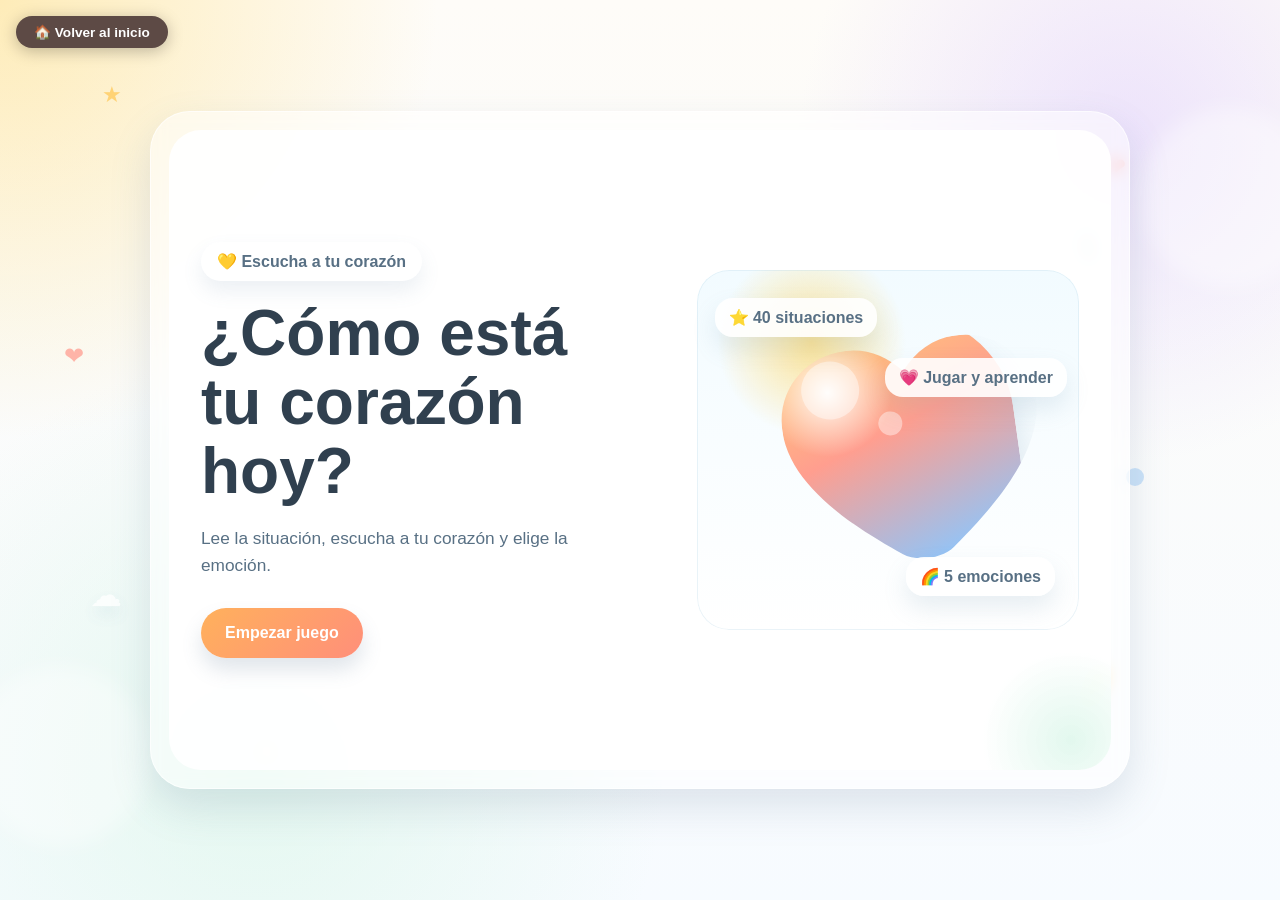
<file: descubre-tus-emociones/index.html>
<!DOCTYPE html>
<html lang="es">
<head>
  <meta charset="UTF-8">
  <meta name="viewport" content="width=device-width, initial-scale=1.0">
  <title>¿Cómo está tu corazón hoy?</title>
  <style>
    :root {
      --cream: #fffaf2;
      --mint: #dff7ec;
      --sky: #dcefff;
      --sun: #ffd86b;
      --coral: #ff8f7a;
      --warm-orange: #ffb15c;
      --soft-lilac: #d9c5ff;
      --peach: #ffb4a3;
      --text: #30404f;
      --text-soft: #587084;
      --card: rgba(255, 255, 255, 0.92);
      --shadow: 0 18px 40px rgba(92, 124, 151, 0.18);
      --radius-xl: 32px;
      --radius-lg: 24px;
      --radius-md: 18px;
      --joy: #f6c945;
      --sadness: #7cb9f5;
      --anger: #ff7d73;
      --fear: #b79af7;
      --love: #ffa08e;
    }

    * {
      box-sizing: border-box;
    }

    body {
      margin: 0;
      min-height: 100vh;
      font-family: "Trebuchet MS", "Segoe UI", sans-serif;
      color: var(--text);
      background:
        radial-gradient(circle at top left, rgba(255, 216, 107, 0.45), transparent 28%),
        radial-gradient(circle at 88% 15%, rgba(217, 197, 255, 0.45), transparent 24%),
        radial-gradient(circle at 20% 85%, rgba(223, 247, 236, 0.8), transparent 32%),
        linear-gradient(180deg, #fefcf8 0%, #f7fbff 100%);
      overflow-x: hidden;
    }

    body::before,
    body::after {
      content: "";
      position: fixed;
      inset: auto;
      width: 180px;
      height: 180px;
      border-radius: 50%;
      background: rgba(255, 255, 255, 0.4);
      filter: blur(10px);
      z-index: 0;
      pointer-events: none;
    }

    body::before {
      top: 12%;
      right: -40px;
    }

    body::after {
      bottom: 6%;
      left: -30px;
    }

    .decor {
      position: fixed;
      inset: 0;
      pointer-events: none;
      z-index: 0;
      overflow: hidden;
    }

    .shape {
      position: absolute;
      opacity: 0.75;
      animation: float 9s ease-in-out infinite;
    }

    .shape.star {
      color: #ffc857;
      font-size: 1.4rem;
    }

    .shape.heart {
      color: #ff9d90;
      font-size: 1.5rem;
    }

    .shape.cloud {
      color: #ffffff;
      font-size: 2rem;
      text-shadow: 0 8px 16px rgba(126, 165, 197, 0.2);
    }

    .shape.leaf {
      width: 24px;
      height: 24px;
      background: linear-gradient(135deg, #a7e9be, #69c78b);
      border-radius: 0 100% 0 100%;
      transform: rotate(35deg);
    }

    .shape.ray {
      width: 14px;
      height: 44px;
      background: linear-gradient(180deg, #ffd96a, #ffb15c);
      border-radius: 999px;
      transform: rotate(24deg);
    }

    .shape.circle {
      width: 18px;
      height: 18px;
      background: rgba(124, 185, 245, 0.5);
      border-radius: 50%;
    }

    @keyframes float {
      0%, 100% { transform: translateY(0) rotate(0deg); }
      50% { transform: translateY(-12px) rotate(6deg); }
    }

    .app {
      position: relative;
      z-index: 1;
      min-height: 100vh;
      display: grid;
      place-items: center;
      padding: 24px;
    }

    .shell {
      width: min(100%, 980px);
      background: rgba(255, 255, 255, 0.5);
      border: 1px solid rgba(255, 255, 255, 0.65);
      border-radius: 40px;
      padding: 18px;
      backdrop-filter: blur(8px);
      box-shadow: var(--shadow);
    }

    .panel {
      position: relative;
      background: var(--card);
      border-radius: var(--radius-xl);
      padding: 32px;
      min-height: 640px;
      display: none;
      position: relative;
      overflow: hidden;
    }

    .panel.active {
      display: flex;
      flex-direction: column;
    }

    .panel::after {
      content: "";
      position: absolute;
      inset: auto -50px -60px auto;
      width: 180px;
      height: 180px;
      background: radial-gradient(circle, rgba(223, 247, 236, 0.9) 0%, rgba(223, 247, 236, 0) 70%);
      pointer-events: none;
    }

    .hero {
      display: grid;
      grid-template-columns: 1.1fr 0.9fr;
      gap: 28px;
      align-items: center;
      flex: 1;
    }

    .eyebrow {
      display: inline-flex;
      align-items: center;
      gap: 10px;
      padding: 10px 16px;
      background: #ffffff;
      border-radius: 999px;
      color: var(--text-soft);
      font-weight: 700;
      box-shadow: 0 10px 20px rgba(102, 132, 161, 0.12);
      margin-bottom: 18px;
    }

    h1, h2 {
      margin: 0;
      line-height: 1.08;
    }

    h1 {
      font-size: clamp(2.3rem, 5vw, 4.2rem);
      max-width: 12ch;
    }

    h2 {
      font-size: clamp(1.7rem, 3vw, 2.4rem);
    }

    .subtitle,
    .support-text,
    .prompt {
      color: var(--text-soft);
      font-size: 1.08rem;
      line-height: 1.6;
    }

    .subtitle {
      max-width: 42ch;
      margin: 18px 0 28px;
    }

    .button {
      border: none;
      border-radius: 999px;
      padding: 16px 24px;
      font-size: 1rem;
      font-weight: 800;
      cursor: pointer;
      transition: transform 0.2s ease, box-shadow 0.2s ease, filter 0.2s ease;
      box-shadow: 0 12px 20px rgba(90, 118, 146, 0.18);
    }

    .button:hover {
      transform: translateY(-2px);
      filter: brightness(1.02);
    }

    .button:active {
      transform: translateY(1px);
    }

    .button.primary {
      background: linear-gradient(135deg, var(--warm-orange), var(--coral));
      color: #fff;
    }

    .button.secondary {
      background: #fff;
      color: var(--text);
    }

    .button.next {
      background: linear-gradient(135deg, #74d39a, #48b980);
      color: #fff;
      align-self: flex-end;
    }

    .heart-scene {
      min-height: 360px;
      position: relative;
      border-radius: 32px;
      background:
        radial-gradient(circle at 30% 20%, rgba(255, 216, 107, 0.7), transparent 24%),
        linear-gradient(180deg, #f2fbff 0%, #ffffff 100%);
      box-shadow: inset 0 0 0 1px rgba(173, 205, 228, 0.25);
      display: grid;
      place-items: center;
      padding: 24px;
      isolation: isolate;
    }

    .heart-glow {
      width: min(260px, 70vw);
      aspect-ratio: 1;
      border-radius: 40%;
      background:
        radial-gradient(circle at 30% 25%, rgba(255, 255, 255, 0.95), transparent 24%),
        linear-gradient(160deg, #ffd870, #ff9e8f 45%, #8ac7ff 90%);
      position: relative;
      transform: rotate(-8deg);
      box-shadow: 0 25px 35px rgba(117, 151, 179, 0.25);
      clip-path: path("M 130 235 C 90 205, 28 154, 28 97 C 28 55, 61 26, 100 26 C 122 26, 141 36, 156 54 C 171 36, 190 26, 212 26 C 251 26, 284 55, 284 97 C 284 154, 222 205, 182 235 C 169 245, 143 245, 130 235 Z");
      z-index: 1;
    }

    .heart-glow::before,
    .heart-glow::after {
      content: "";
      position: absolute;
      border-radius: 50%;
      background: rgba(255, 255, 255, 0.42);
    }

    .heart-glow::before {
      width: 58px;
      height: 58px;
      top: 34px;
      left: 52px;
    }

    .heart-glow::after {
      width: 24px;
      height: 24px;
      top: 92px;
      left: 124px;
    }

    .floating-badge {
      position: absolute;
      padding: 10px 14px;
      border-radius: 18px;
      background: rgba(255, 255, 255, 0.9);
      font-weight: 800;
      color: var(--text-soft);
      box-shadow: 0 12px 24px rgba(114, 147, 176, 0.16);
      z-index: 2;
    }

    .floating-badge.one { top: 28px; left: 18px; }
    .floating-badge.two { bottom: 34px; right: 24px; }
    .floating-badge.three { top: 88px; right: 12px; }

    .topbar {
      display: flex;
      align-items: center;
      justify-content: space-between;
      gap: 16px;
      margin-bottom: 20px;
      flex-wrap: wrap;
    }

    .progress-wrap {
      display: flex;
      flex-direction: column;
      gap: 8px;
      flex: 1;
      min-width: 220px;
    }

    .progress-text {
      font-weight: 800;
      color: var(--text-soft);
    }

    .progress-bar {
      height: 14px;
      background: #edf4fb;
      border-radius: 999px;
      overflow: hidden;
    }

    .progress-bar span {
      display: block;
      height: 100%;
      width: 0;
      border-radius: inherit;
      background: linear-gradient(90deg, #ffd86b, #7ed6a4, #8dc6ff);
      transition: width 0.3s ease;
    }

    .score-chip {
      padding: 12px 18px;
      border-radius: 999px;
      background: #fff;
      font-weight: 800;
      color: var(--text-soft);
      box-shadow: 0 10px 18px rgba(102, 132, 161, 0.12);
    }

    .game-card {
      display: grid;
      grid-template-columns: 220px 1fr;
      gap: 24px;
      background: linear-gradient(180deg, #ffffff 0%, #fcfeff 100%);
      border-radius: var(--radius-xl);
      padding: 24px;
      box-shadow: inset 0 0 0 1px rgba(218, 231, 243, 0.8);
    }

    .scenario-visual {
      border-radius: 28px;
      background:
        radial-gradient(circle at top right, rgba(255, 216, 107, 0.45), transparent 32%),
        linear-gradient(180deg, #eff8ff 0%, #ffffff 100%);
      display: grid;
      place-items: center;
      min-height: 220px;
      position: relative;
      padding: 20px;
      text-align: center;
    }

    .scenario-icon {
      font-size: clamp(4rem, 8vw, 5.4rem);
      line-height: 1;
      margin-bottom: 12px;
    }

    .scenario-label {
      font-weight: 800;
      color: var(--text-soft);
      max-width: 12ch;
    }

    .question-box {
      display: flex;
      flex-direction: column;
      gap: 18px;
    }

    .pill {
      display: inline-flex;
      align-self: flex-start;
      padding: 9px 14px;
      border-radius: 999px;
      background: #f4f8fb;
      color: var(--text-soft);
      font-weight: 800;
      font-size: 0.95rem;
    }

    .scenario-text {
      font-size: clamp(1.35rem, 2.6vw, 2rem);
      line-height: 1.35;
      margin: 0;
    }

    .prompt {
      margin: 0;
      font-weight: 700;
    }

    .answers {
      display: grid;
      grid-template-columns: repeat(2, minmax(0, 1fr));
      gap: 14px;
    }

    .answer-btn {
      border: none;
      border-radius: 22px;
      padding: 16px 18px;
      text-align: left;
      font-size: 1rem;
      font-weight: 800;
      color: #fff;
      cursor: pointer;
      position: relative;
      transition: transform 0.2s ease, box-shadow 0.2s ease, opacity 0.2s ease;
      box-shadow: 0 12px 20px rgba(91, 120, 147, 0.18);
    }

    .answer-btn:hover:not(:disabled) {
      transform: translateY(-2px);
    }

    .answer-btn:disabled {
      cursor: default;
      opacity: 0.72;
    }

    .answer-btn.selected {
      outline: 4px solid rgba(48, 64, 79, 0.12);
      transform: translateY(-1px);
    }

    .answer-btn.correct {
      box-shadow: 0 0 0 4px rgba(72, 185, 128, 0.25);
      opacity: 1;
    }

    .answer-btn.incorrect {
      box-shadow: 0 0 0 4px rgba(255, 125, 115, 0.26);
    }

    .answer-btn[data-emotion="Enfado"] { background: linear-gradient(135deg, #ff9a8d, var(--anger)); }
    .answer-btn[data-emotion="Alegría"] { background: linear-gradient(135deg, #ffe27e, var(--joy)); color: #5a4311; }
    .answer-btn[data-emotion="Miedo"] { background: linear-gradient(135deg, #d9c5ff, var(--fear)); }
    .answer-btn[data-emotion="Tristeza"] { background: linear-gradient(135deg, #96d0ff, var(--sadness)); }
    .answer-btn[data-emotion="Amor"] { background: linear-gradient(135deg, #ffc0b2, var(--love)); color: #6c3550; }

    .feedback {
      margin-top: 20px;
      padding: 18px 20px;
      border-radius: 22px;
      background: #f6fbff;
      border: 1px solid #e2eef8;
      display: none;
    }

    .feedback.show {
      display: block;
    }

    .feedback.good {
      background: #effbf4;
      border-color: #cfeedd;
    }

    .feedback.retry {
      background: #fff6f4;
      border-color: #ffd9d2;
    }

    .feedback-title {
      margin: 0 0 8px;
      font-size: 1.15rem;
    }

    .feedback-text {
      margin: 0;
      color: var(--text-soft);
      line-height: 1.6;
    }

    .next-row {
      display: flex;
      justify-content: flex-end;
      margin-top: 18px;
    }

    .next-row .button {
      display: none;
    }

    .next-row .button.show {
      display: inline-flex;
    }

    .summary-card {
      flex: 1;
      display: grid;
      place-items: center;
      text-align: center;
      gap: 24px;
      padding: 20px;
    }

    .score-bubble {
      width: min(250px, 70vw);
      aspect-ratio: 1;
      border-radius: 50%;
      background:
        radial-gradient(circle at 30% 28%, rgba(255, 255, 255, 0.9), transparent 18%),
        linear-gradient(160deg, #ffd86b, #ff9b83 55%, #82c9f8 100%);
      display: grid;
      place-items: center;
      box-shadow: 0 24px 36px rgba(109, 140, 168, 0.24);
      color: #fff;
      padding: 24px;
    }

    .score-bubble strong {
      display: block;
      font-size: clamp(3rem, 8vw, 4.6rem);
      line-height: 1;
    }

    .score-bubble span {
      font-size: 1rem;
      font-weight: 700;
      letter-spacing: 0.04em;
      text-transform: uppercase;
    }

    .final-text {
      max-width: 36ch;
      margin: 0 auto;
      color: var(--text-soft);
      line-height: 1.7;
      font-size: 1.08rem;
    }

    @media (max-width: 860px) {
      .hero,
      .game-card {
        grid-template-columns: 1fr;
      }

      .panel {
      position: relative;
        min-height: auto;
      }

      .heart-scene {
        order: -1;
        min-height: 300px;
      }
    }

    @media (max-width: 640px) {
      .app {
        padding: 14px;
      }

      .shell {
        border-radius: 28px;
        padding: 10px;
      }

      .panel {
      position: relative;
        padding: 22px 18px;
        border-radius: 24px;
      }

      .answers {
        grid-template-columns: 1fr;
      }

      .topbar {
        align-items: stretch;
      }

      .score-chip {
        text-align: center;
      }

      .game-card {
        padding: 18px;
      }

      .scenario-visual {
        min-height: 180px;
      }

      .button,
      .answer-btn {
        min-height: 56px;
      }
    }

    .feedback-icon {
      position: absolute;
      top: 50%;
      right: 14px;
      transform: translateY(-50%);
      width: 28px;
      height: 28px;
      border-radius: 50%;
      border: 2px solid white;
      box-shadow: 0 2px 8px rgba(0,0,0,0.18);
      display: flex;
      align-items: center;
      justify-content: center;
      font-size: 0.95rem;
      font-weight: 900;
      line-height: 1;
      pointer-events: none;
    }

    .feedback-icon.correct-icon {
      background: #22c55e;
      color: white;
      animation: iconBounce 0.45s ease infinite alternate;
    }

    .feedback-icon.wrong-icon {
      background: #ec4899;
      color: white;
    }

    @keyframes iconBounce {
      from { transform: translateY(-50%) scale(1); }
      to   { transform: translateY(-50%) scale(1.22); }
    }

    #confetti-canvas {
      position: fixed;
      inset: 0;
      width: 100%;
      height: 100%;
      pointer-events: none;
      z-index: 9999;
    }
  </style>
</head>
<body>
  <div class="decor" aria-hidden="true">
    <span class="shape star" style="top: 9%; left: 8%;">★</span>
    <span class="shape heart" style="top: 17%; right: 12%; animation-delay: -1s;">❤</span>
    <span class="shape cloud" style="top: 64%; left: 7%; animation-delay: -2.5s;">☁</span>
    <span class="shape leaf" style="top: 26%; left: 84%; animation-delay: -0.8s;"></span>
    <span class="shape ray" style="top: 74%; right: 14%; animation-delay: -3s;"></span>
    <span class="shape circle" style="top: 52%; left: 88%; animation-delay: -1.8s;"></span>
    <span class="shape star" style="top: 82%; left: 20%; animation-delay: -2.2s;">★</span>
    <span class="shape heart" style="top: 38%; left: 5%; animation-delay: -1.5s;">❤</span>
  </div>

  <main class="app">
    <div class="shell">
      <section class="panel active" id="start-screen">
        <div class="hero">
          <div>
            <div class="eyebrow">💛 Escucha a tu corazón</div>
            <h1>¿Cómo está tu corazón hoy?</h1>
            <p class="subtitle">Lee la situación, escucha a tu corazón y elige la emoción.</p>
            <button class="button primary" id="start-button">Empezar juego</button>
          </div>

          <div class="heart-scene" aria-hidden="true">
            <div class="floating-badge one">⭐ 40 situaciones</div>
            <div class="floating-badge two">🌈 5 emociones</div>
            <div class="floating-badge three">💗 Jugar y aprender</div>
            <div class="heart-glow"></div>
          </div>
        </div>
      </section>

      <section class="panel" id="game-screen">
        <div class="topbar">
          <div class="progress-wrap">
            <div class="progress-text" id="progress-text">Pregunta 1 de 40</div>
            <div class="progress-bar" aria-hidden="true">
              <span id="progress-fill"></span>
            </div>
          </div>
          <div class="score-chip" id="score-chip">Aciertos: 0</div>
        </div>

        <div class="game-card">
          <div class="scenario-visual">
            <div>
              <div class="scenario-icon" id="scenario-icon">🎈</div>
              <div class="scenario-label" id="scenario-label">Situación del día</div>
            </div>
          </div>

          <div class="question-box">
            <span class="pill">Escucha lo que sientes</span>
            <p class="scenario-text" id="scenario-text"></p>
            <p class="prompt">¿Qué emoción sentirías?</p>

            <div class="answers" id="answers"></div>

            <div class="feedback" id="feedback" aria-live="polite">
              <h3 class="feedback-title" id="feedback-title"></h3>
              <p class="feedback-text" id="feedback-text"></p>
            </div>

            <div class="next-row">
              <button class="button next" id="next-button">Siguiente</button>
            </div>
          </div>
        </div>
      </section>

      <section class="panel" id="end-screen">
        <div class="summary-card">
          <div class="eyebrow">✨ Has llegado al final</div>
          <h2>Tu corazón ha pensado un montón</h2>
          <div class="score-bubble">
            <div>
              <strong id="final-score">0/40</strong>
              <span>Puntuación final</span>
            </div>
          </div>
          <p class="final-text">Todas las emociones son importantes. Escuchar tu corazón te ayuda a entenderte mejor.</p>
          <button class="button primary" id="restart-button">Jugar otra vez</button>
        </div>
      </section>
    </div>
  </main>

  <script>
    const emotionInfo = {
      "Enfado": {
        explanation: "El enfado aparece cuando sentimos que algo no es justo o que han cruzado un límite.",
        icon: "😠",
        label: "Un momento que molesta"
      },
      "Alegría": {
        explanation: "La alegría aparece cuando algo nos gusta, nos ilusiona o nos hace sonreír.",
        icon: "😊",
        label: "Un momento que brilla"
      },
      "Miedo": {
        explanation: "El miedo aparece cuando algo nos parece peligroso o no sabemos qué va a pasar.",
        icon: "😨",
        label: "Un momento que impresiona"
      },
      "Tristeza": {
        explanation: "La tristeza aparece cuando algo nos duele, echamos de menos o necesitamos consuelo.",
        icon: "😢",
        label: "Un momento que pesa"
      },
      "Amor": {
        explanation: "El amor aparece cuando cuidamos, abrazamos, ayudamos o sentimos cariño.",
        icon: "🥰",
        label: "Un momento que abraza"
      }
    };

    // Lista de situaciones preparada para poder cambiar iconos por imágenes más adelante.
    const scenarios = [
      { emotion: "Alegría", icon: "🍲", text: "Tu familia te prepara tu comida favorita." },
      { emotion: "Alegría", icon: "🛝", text: "Un amigo te invita a jugar en el recreo." },
      { emotion: "Alegría", icon: "👏", text: "Te felicitan por haberlo intentado muy bien." },
      { emotion: "Alegría", icon: "🧸", text: "Encuentras un juguete que pensabas que habías perdido." },
      { emotion: "Alegría", icon: "🌳", text: "Vas al parque y puedes subirte a los columpios." },
      { emotion: "Alegría", icon: "🌟", text: "Aprendes a hacer algo que antes te costaba." },
      { emotion: "Alegría", icon: "🎁", text: "Recibes una sorpresa bonita de alguien que quieres." },
      { emotion: "Alegría", icon: "🎶", text: "Cantas y bailas tu canción favorita." },

      { emotion: "Tristeza", icon: "🖍️", text: "Se rompe un dibujo que habías hecho con mucho cariño." },
      { emotion: "Tristeza", icon: "🧍", text: "Un amigo no quiere jugar contigo ese día." },
      { emotion: "Tristeza", icon: "🔎", text: "Pierdes algo que era importante para ti." },
      { emotion: "Tristeza", icon: "👋", text: "Tienes que despedirte de alguien a quien quieres." },
      { emotion: "Tristeza", icon: "📅", text: "No puedes ir a un plan que te hacía ilusión." },
      { emotion: "Tristeza", icon: "🐾", text: "Tu mascota está malita." },
      { emotion: "Tristeza", icon: "💬", text: "Alguien te habla de una forma que te duele." },
      { emotion: "Tristeza", icon: "🪑", text: "Ves que otro niño está solo y nadie juega con él." },

      { emotion: "Enfado", icon: "🪀", text: "Alguien te quita un juguete sin pedir permiso." },
      { emotion: "Enfado", icon: "⏹️", text: "No te dejan terminar un juego que te gustaba mucho." },
      { emotion: "Enfado", icon: "💥", text: "Un compañero rompe algo tuyo sin cuidado." },
      { emotion: "Enfado", icon: "🗣️", text: "Sientes que no te escuchan cuando quieres hablar." },
      { emotion: "Enfado", icon: "⚠️", text: "Te culpan de algo que no has hecho." },
      { emotion: "Enfado", icon: "🚶", text: "Alguien se cuela cuando estabas esperando tu turno." },
      { emotion: "Enfado", icon: "🔄", text: "Te cambian un plan sin avisarte." },
      { emotion: "Enfado", icon: "✋", text: "Te dicen “no” cuando querías hacer algo." },

      { emotion: "Miedo", icon: "🌙", text: "Escuchas un ruido fuerte por la noche." },
      { emotion: "Miedo", icon: "🚪", text: "Tienes que entrar en una habitación oscura." },
      { emotion: "Miedo", icon: "🩺", text: "Vas al médico y no sabes qué va a pasar." },
      { emotion: "Miedo", icon: "🏬", text: "Te pierdes por un momento en un sitio grande." },
      { emotion: "Miedo", icon: "👤", text: "Ves una sombra extraña en la pared." },
      { emotion: "Miedo", icon: "🎤", text: "Tienes que hablar delante de muchas personas." },
      { emotion: "Miedo", icon: "⛈️", text: "Hay una tormenta con truenos muy fuertes." },
      { emotion: "Miedo", icon: "🐕", text: "Te acercas a un animal que no conoces." },

      { emotion: "Amor", icon: "🤗", text: "Das un abrazo a alguien que quieres mucho." },
      { emotion: "Amor", icon: "🫶", text: "Cuidas de un amigo que está triste." },
      { emotion: "Amor", icon: "🍎", text: "Compartes tu merienda con alguien." },
      { emotion: "Amor", icon: "🏡", text: "Tu familia te dice que te quiere." },
      { emotion: "Amor", icon: "🙌", text: "Ayudas a alguien sin que te lo pida." },
      { emotion: "Amor", icon: "🎨", text: "Haces un dibujo para regalarlo." },
      { emotion: "Amor", icon: "🐱", text: "Acaricias a tu mascota con cariño." },
      { emotion: "Amor", icon: "🪴", text: "Te sientas al lado de alguien para que no esté solo." }
    ];

    const answerOrder = ["Enfado", "Alegría", "Miedo", "Tristeza", "Amor"];

    const startScreen = document.getElementById("start-screen");
    const gameScreen = document.getElementById("game-screen");
    const endScreen = document.getElementById("end-screen");
    const startButton = document.getElementById("start-button");
    const nextButton = document.getElementById("next-button");
    const restartButton = document.getElementById("restart-button");
    const progressText = document.getElementById("progress-text");
    const progressFill = document.getElementById("progress-fill");
    const scoreChip = document.getElementById("score-chip");
    const scenarioIcon = document.getElementById("scenario-icon");
    const scenarioLabel = document.getElementById("scenario-label");
    const scenarioText = document.getElementById("scenario-text");
    const answers = document.getElementById("answers");
    const feedback = document.getElementById("feedback");
    const feedbackTitle = document.getElementById("feedback-title");
    const feedbackText = document.getElementById("feedback-text");
    const finalScore = document.getElementById("final-score");

    let deck = [];
    let currentIndex = 0;
    let score = 0;
    let hasAnswered = false;

    function shuffle(array) {
      const copy = [...array];

      for (let i = copy.length - 1; i > 0; i -= 1) {
        const j = Math.floor(Math.random() * (i + 1));
        [copy[i], copy[j]] = [copy[j], copy[i]];
      }

      return copy;
    }

    function showScreen(screen) {
      [startScreen, gameScreen, endScreen].forEach((panel) => {
        panel.classList.toggle("active", panel === screen);
      });
    }

    function startGame() {
      deck = shuffle(scenarios);
      currentIndex = 0;
      score = 0;
      hasAnswered = false;
      scoreChip.textContent = "Aciertos: 0";
      showScreen(gameScreen);
      renderQuestion();
    }

    function renderQuestion() {
      const current = deck[currentIndex];
      const step = currentIndex + 1;
      const progress = (currentIndex / deck.length) * 100;

      hasAnswered = false;
      progressText.textContent = `Pregunta ${step} de ${deck.length}`;
      progressFill.style.width = `${progress}%`;
      scenarioIcon.textContent = current.icon;
      scenarioLabel.textContent = emotionInfo[current.emotion].label;
      scenarioText.textContent = current.text;
      feedback.className = "feedback";
      feedbackTitle.textContent = "";
      feedbackText.textContent = "";
      nextButton.classList.remove("show");

      answers.innerHTML = "";

      answerOrder.forEach((emotion) => {
        const button = document.createElement("button");
        button.type = "button";
        button.className = "answer-btn";
        button.dataset.emotion = emotion;
        button.textContent = emotion;
        button.addEventListener("click", () => handleAnswer(emotion, button));
        answers.appendChild(button);
      });
    }

    function playSound(type) {
      try {
        const AudioCtx = window.AudioContext || window.webkitAudioContext;
        if (!AudioCtx) return;
        const ctx = new AudioCtx();
        if (type === "success") {
          const notes = [261.63, 329.63, 392.00, 523.25];
          notes.forEach((freq, idx) => {
            const osc = ctx.createOscillator();
            const gain = ctx.createGain();
            osc.connect(gain);
            gain.connect(ctx.destination);
            osc.type = "triangle";
            osc.frequency.setValueAtTime(freq, ctx.currentTime + idx * 0.07);
            gain.gain.setValueAtTime(0.12, ctx.currentTime + idx * 0.07);
            gain.gain.exponentialRampToValueAtTime(0.001, ctx.currentTime + idx * 0.07 + 0.25);
            osc.start(ctx.currentTime + idx * 0.07);
            osc.stop(ctx.currentTime + idx * 0.07 + 0.25);
          });
        } else if (type === "fail") {
          const notes = [160, 130];
          notes.forEach((freq, idx) => {
            const osc = ctx.createOscillator();
            const gain = ctx.createGain();
            osc.connect(gain);
            gain.connect(ctx.destination);
            osc.type = "sawtooth";
            osc.frequency.setValueAtTime(freq, ctx.currentTime + idx * 0.12);
            gain.gain.setValueAtTime(0.1, ctx.currentTime + idx * 0.12);
            gain.gain.exponentialRampToValueAtTime(0.001, ctx.currentTime + idx * 0.12 + 0.2);
            osc.start(ctx.currentTime + idx * 0.12);
            osc.stop(ctx.currentTime + idx * 0.12 + 0.2);
          });
        }
      } catch (e) {}
    }

    function triggerConfetti() {
      const canvas = document.getElementById("confetti-canvas");
      if (!canvas) return;
      const ctx = canvas.getContext("2d");
      canvas.width = window.innerWidth;
      canvas.height = window.innerHeight;
      const colors = ["#FF7B9C","#FFC75F","#845EC2","#D65DB1","#4FFBDF","#4D96FF","#6BCB77"];
      const particles = [];
      for (let i = 0; i < 90; i++) {
        particles.push({
          x: canvas.width / 2,
          y: canvas.height - 20,
          size: Math.random() * 8 + 6,
          color: colors[Math.floor(Math.random() * colors.length)],
          speedX: (Math.random() - 0.5) * 12,
          speedY: -Math.random() * 14 - 8,
          angle: Math.random() * 360,
          rotationSpeed: (Math.random() - 0.5) * 10
        });
      }
      let rafId;
      function animate() {
        ctx.clearRect(0, 0, canvas.width, canvas.height);
        let alive = false;
        particles.forEach(p => {
          p.x += p.speedX;
          p.y += p.speedY;
          p.speedY += 0.35;
          p.speedX *= 0.98;
          p.angle += p.rotationSpeed;
          if (p.y < canvas.height + 20) alive = true;
          ctx.save();
          ctx.translate(p.x, p.y);
          ctx.rotate(p.angle * Math.PI / 180);
          ctx.fillStyle = p.color;
          ctx.fillRect(-p.size / 2, -p.size / 2, p.size, p.size);
          ctx.restore();
        });
        if (alive) { rafId = requestAnimationFrame(animate); }
        else { ctx.clearRect(0, 0, canvas.width, canvas.height); }
      }
      if (rafId) cancelAnimationFrame(rafId);
      animate();
    }

    function handleAnswer(selectedEmotion, button) {
      if (hasAnswered) {
        return;
      }

      hasAnswered = true;
      const current = deck[currentIndex];
      const isCorrect = selectedEmotion === current.emotion;
      const correctEmotion = emotionInfo[current.emotion];
      const buttons = answers.querySelectorAll(".answer-btn");

      playSound(isCorrect ? "success" : "fail");

      if (isCorrect) {
        score += 1;
        scoreChip.textContent = `Aciertos: ${score}`;
        triggerConfetti();
      }

      buttons.forEach((answerButton) => {
        const emotion = answerButton.dataset.emotion;
        answerButton.disabled = true;

        if (emotion === selectedEmotion) {
          answerButton.classList.add("selected");
        }

        if (emotion === current.emotion) {
          answerButton.classList.add("correct");
          const icon = document.createElement("span");
          icon.className = "feedback-icon correct-icon";
          icon.textContent = "✓";
          answerButton.appendChild(icon);
        }

        if (emotion === selectedEmotion && !isCorrect) {
          answerButton.classList.add("incorrect");
          const icon = document.createElement("span");
          icon.className = "feedback-icon wrong-icon";
          icon.textContent = "✗";
          answerButton.appendChild(icon);
        }
      });

      feedback.classList.add("show", isCorrect ? "good" : "retry");
      feedbackTitle.textContent = isCorrect
        ? "🎉 ¡SÚPER BIEN! Has escuchado a tu corazón."
        : "Casi, casi… vamos a mirarlo con calma 💪";
      feedbackText.textContent = correctEmotion.explanation;
      nextButton.classList.add("show");
      button.blur();
    }

    function goNext() {
      currentIndex += 1;

      if (currentIndex >= deck.length) {
        finishGame();
        return;
      }

      renderQuestion();
    }

    function finishGame() {
      progressFill.style.width = "100%";
      finalScore.textContent = `${score}/${deck.length}`;
      showScreen(endScreen);
    }

    startButton.addEventListener("click", startGame);
    nextButton.addEventListener("click", goNext);
    restartButton.addEventListener("click", startGame);
  </script>
  <canvas id="confetti-canvas"></canvas>
  <script>(function(){var b=document.createElement("a");b.href="../index.html";b.textContent="🏠 Volver al inicio";b.style.cssText="position:fixed;top:16px;left:16px;z-index:2147483647;display:inline-flex;align-items:center;gap:6px;background:#5D4A45;color:#ffffff;text-decoration:none;padding:8px 18px;border-radius:999px;font-size:0.85rem;font-weight:600;box-shadow:0 3px 16px rgba(0,0,0,0.25);border:none;font-family:inherit;";document.body.appendChild(b);})();</script>
</body>
</html>
</file>
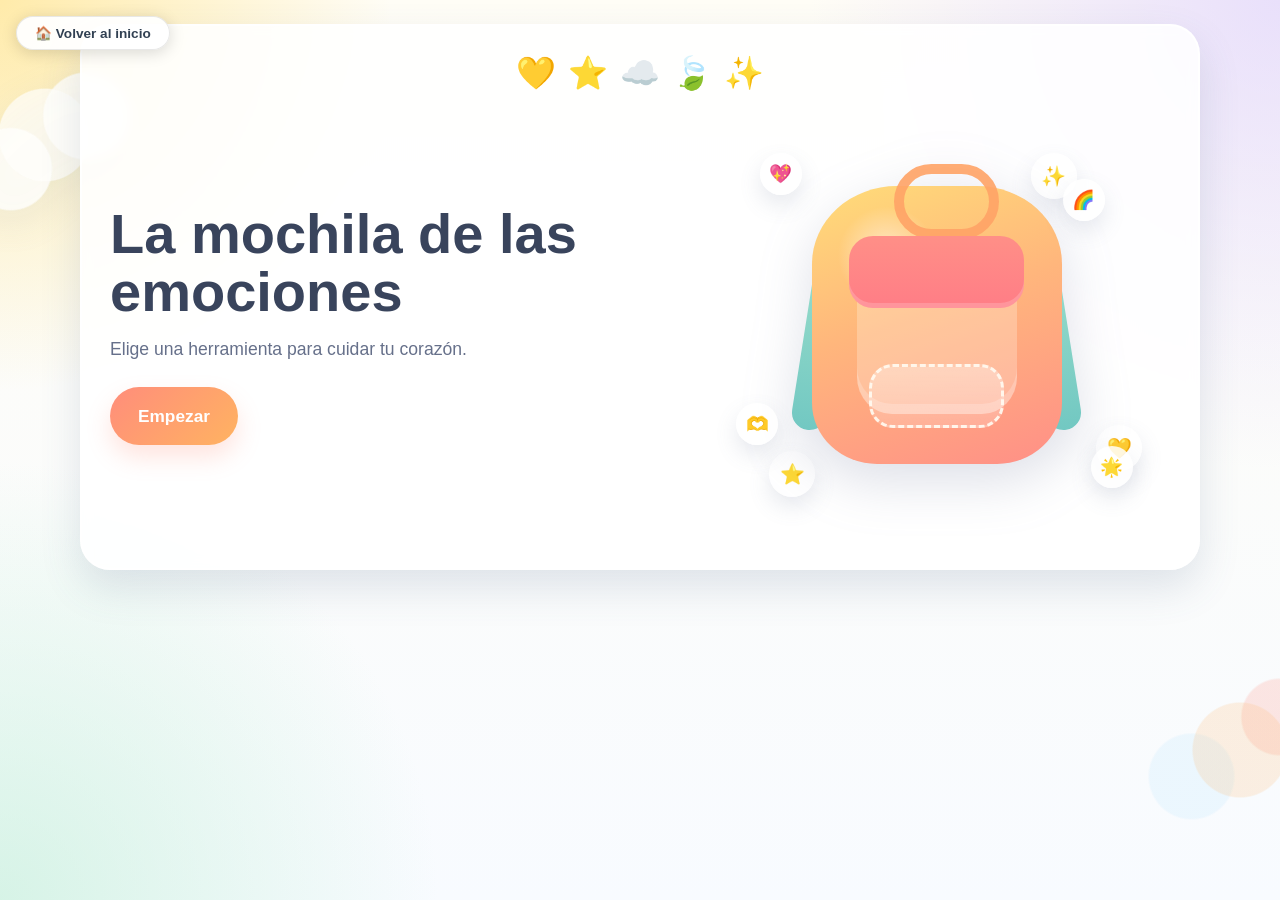
<file: la-mochila-emocional/index.html>
<!DOCTYPE html>
<html lang="es">
<head>
  <meta charset="UTF-8">
  <meta name="viewport" content="width=device-width, initial-scale=1.0">
  <title>La mochila de las emociones</title>
  <style>
    :root {
      --cream: #fffaf0;
      --mint: #c8f0dc;
      --sky: #bde7ff;
      --sun: #ffe38a;
      --coral: #ff8d7b;
      --orange: #ffb361;
      --lilac: #d7c8ff;
      --ink: #39445c;
      --soft-ink: #66708a;
      --card: rgba(255, 255, 255, 0.88);
      --shadow: 0 18px 40px rgba(76, 99, 138, 0.16);
      --radius-xl: 30px;
      --radius-lg: 24px;
      --radius-md: 18px;
    }

    * {
      box-sizing: border-box;
    }

    body {
      margin: 0;
      min-height: 100vh;
      font-family: "Trebuchet MS", "Segoe UI", sans-serif;
      color: var(--ink);
      background:
        radial-gradient(circle at top left, rgba(255, 227, 138, 0.7), transparent 25%),
        radial-gradient(circle at top right, rgba(215, 200, 255, 0.55), transparent 30%),
        radial-gradient(circle at bottom left, rgba(200, 240, 220, 0.7), transparent 28%),
        linear-gradient(180deg, #fffdf6 0%, #f8fbff 100%);
      overflow-x: hidden;
    }

    body::before,
    body::after {
      content: "";
      position: fixed;
      inset: auto;
      pointer-events: none;
      z-index: 0;
    }

    body::before {
      width: 190px;
      height: 190px;
      top: 40px;
      left: -50px;
      background:
        radial-gradient(circle, rgba(255, 255, 255, 0.7) 0 34%, transparent 35%),
        radial-gradient(circle at 72% 40%, rgba(255, 255, 255, 0.82) 0 24%, transparent 25%),
        radial-gradient(circle at 32% 68%, rgba(255, 255, 255, 0.82) 0 22%, transparent 23%);
      filter: drop-shadow(0 12px 20px rgba(145, 164, 195, 0.18));
      opacity: 0.95;
    }

    body::after {
      width: 220px;
      height: 220px;
      right: -70px;
      bottom: 40px;
      background:
        radial-gradient(circle at 50% 50%, rgba(255, 179, 97, 0.18) 0 30%, transparent 31%),
        radial-gradient(circle at 68% 35%, rgba(255, 141, 123, 0.2) 0 18%, transparent 19%),
        radial-gradient(circle at 28% 62%, rgba(189, 231, 255, 0.22) 0 20%, transparent 21%);
    }

    .app {
      position: relative;
      z-index: 1;
      width: min(1120px, calc(100% - 32px));
      margin: 0 auto;
      padding: 24px 0 36px;
    }

    .screen {
      position: relative;
      display: none;
      animation: fade-up 0.5s ease;
    }

    .screen.active {
      display: block;
    }

    .card {
      background: var(--card);
      backdrop-filter: blur(6px);
      border-radius: var(--radius-xl);
      box-shadow: var(--shadow);
      border: 2px solid rgba(255, 255, 255, 0.8);
    }

    .hero,
    .explain,
    .final-card {
      padding: 28px;
      text-align: center;
    }

    .sticker-row {
      display: flex;
      justify-content: center;
      gap: 12px;
      flex-wrap: wrap;
      margin-bottom: 18px;
      font-size: clamp(1.5rem, 3vw, 2rem);
    }

    h1 {
      margin: 0;
      font-size: clamp(2rem, 5vw, 3.5rem);
      line-height: 1.05;
    }

    h2 {
      margin: 0 0 12px;
      font-size: clamp(1.6rem, 4vw, 2.5rem);
    }

    p {
      margin: 0;
      color: var(--soft-ink);
      line-height: 1.55;
      font-size: clamp(1rem, 2vw, 1.1rem);
    }

    .subtitle {
      margin: 14px auto 0;
      max-width: 660px;
    }

    .primary-btn,
    .secondary-btn,
    .option-btn {
      border: none;
      cursor: pointer;
      transition: transform 0.22s ease, box-shadow 0.22s ease, background 0.22s ease;
      font: inherit;
    }

    .primary-btn,
    .secondary-btn {
      min-height: 58px;
      padding: 14px 28px;
      border-radius: 999px;
      font-size: 1.08rem;
      font-weight: 700;
      margin-top: 24px;
      box-shadow: 0 12px 24px rgba(255, 141, 123, 0.24);
    }

    .primary-btn {
      color: #fff;
      background: linear-gradient(135deg, var(--coral), var(--orange));
    }

    .secondary-btn {
      color: var(--ink);
      background: linear-gradient(135deg, var(--mint), var(--sky));
      box-shadow: 0 12px 24px rgba(121, 187, 206, 0.2);
    }

    .primary-btn:hover,
    .secondary-btn:hover,
    .option-btn:hover {
      transform: translateY(-2px);
    }

    .primary-btn:focus-visible,
    .secondary-btn:focus-visible,
    .option-btn:focus-visible {
      outline: 4px solid rgba(255, 179, 97, 0.45);
      outline-offset: 3px;
    }

    .hero-layout,
    .explain-layout {
      display: grid;
      gap: 24px;
      align-items: center;
    }

    .hero-layout {
      grid-template-columns: 1.1fr 0.9fr;
    }

    .explain-layout {
      grid-template-columns: minmax(320px, 0.95fr) minmax(340px, 1.05fr);
      gap: 34px;
    }

    .text-block {
      text-align: left;
    }

    .magic-scene {
      position: relative;
      min-height: 380px;
      display: grid;
      place-items: center;
      overflow: hidden;
    }

    .spark,
    .tool-badge,
    .floating-sticker {
      position: absolute;
      display: grid;
      place-items: center;
      border-radius: 999px;
      background: rgba(255, 255, 255, 0.84);
      box-shadow: 0 10px 22px rgba(103, 117, 149, 0.16);
      animation: bob 3.4s ease-in-out infinite;
    }

    .spark {
      width: 46px;
      height: 46px;
      font-size: 1.25rem;
    }

    .tool-badge {
      min-width: 120px;
      max-width: 180px;
      min-height: 54px;
      padding: 10px 14px;
      border-radius: 20px;
      font-size: 0.9rem;
      font-weight: 700;
      color: var(--ink);
      text-align: center;
      line-height: 1.2;
      z-index: 2;
    }

    .tool-badge:nth-child(2) { top: 18px; left: 10%; animation-delay: -0.4s; }
    .tool-badge:nth-child(3) { top: 28%; right: 3%; animation-delay: -1.1s; }
    .tool-badge:nth-child(4) { bottom: 18%; left: 2%; animation-delay: -0.8s; }
    .tool-badge:nth-child(5) { bottom: 12px; right: 10%; animation-delay: -1.6s; }

    .spark.one { top: 10%; right: 20%; animation-delay: -1s; }
    .spark.two { bottom: 16%; right: 6%; animation-delay: -2.1s; }
    .spark.three { left: 14%; bottom: 10%; animation-delay: -0.6s; }

    .backpack-wrap {
      position: relative;
      width: min(290px, 78vw);
      aspect-ratio: 0.9;
      filter: drop-shadow(0 18px 26px rgba(107, 116, 150, 0.22));
    }

    .explain-scene {
      min-height: 430px;
      padding: 18px 10px;
    }

    .explain-scene .backpack-wrap {
      width: min(250px, 62vw);
    }

    .backpack {
      position: absolute;
      inset: 0;
      border-radius: 34% 34% 26% 26% / 28% 28% 22% 22%;
      background:
        radial-gradient(circle at 30% 25%, rgba(255, 255, 255, 0.6), transparent 18%),
        linear-gradient(160deg, #ffdd79 0%, #ffb67c 45%, #ff8f87 100%);
    }

    .backpack::before,
    .backpack::after {
      content: "";
      position: absolute;
      border-radius: 999px;
      background: rgba(255, 255, 255, 0.5);
    }

    .backpack::before {
      width: 34%;
      height: 20%;
      top: -8%;
      left: 33%;
      border: 10px solid rgba(255, 163, 102, 0.9);
      background: transparent;
    }

    .backpack::after {
      inset: 22% 18% 18%;
      border-radius: 26% 26% 22% 22%;
      background: rgba(255, 250, 240, 0.26);
      box-shadow: inset 0 -10px 0 rgba(255, 255, 255, 0.2);
    }

    .flap {
      position: absolute;
      left: 15%;
      right: 15%;
      top: 18%;
      height: 26%;
      border-radius: 24px;
      background: linear-gradient(180deg, #ff8f87, #ff7d86);
      box-shadow: inset 0 -5px 0 rgba(255, 255, 255, 0.18);
    }

    .front-pocket {
      position: absolute;
      left: 23%;
      right: 23%;
      bottom: 13%;
      height: 23%;
      border-radius: 24px;
      background: linear-gradient(180deg, rgba(255, 255, 255, 0.34), rgba(255, 255, 255, 0.18));
      border: 3px dashed rgba(255, 250, 240, 0.92);
    }

    .strap {
      position: absolute;
      top: 20%;
      bottom: 12%;
      width: 14%;
      background: linear-gradient(180deg, #9ddfcb, #72c8c2);
      border-radius: 999px;
      z-index: -1;
    }

    .strap.left { left: -3%; transform: rotate(9deg); }
    .strap.right { right: -3%; transform: rotate(-9deg); }

    .inside-tools,
    .celebration-stickers {
      position: absolute;
      inset: 16% 16% 12%;
      pointer-events: none;
    }

    .inside-item,
    .final-sticker {
      position: absolute;
      width: 42px;
      height: 42px;
      border-radius: 14px;
      display: grid;
      place-items: center;
      font-size: 1.15rem;
      background: rgba(255, 255, 255, 0.76);
      box-shadow: 0 8px 18px rgba(95, 110, 148, 0.18);
      animation: float-in 0.45s ease;
    }

    .inside-item:nth-child(odd),
    .final-sticker:nth-child(odd) {
      border-radius: 999px;
    }

    .progress-bubbles {
      display: flex;
      justify-content: center;
      gap: 10px;
      flex-wrap: wrap;
      margin: 18px 0 0;
    }

    .progress-bubble {
      padding: 8px 12px;
      border-radius: 999px;
      background: rgba(255, 255, 255, 0.82);
      font-size: 0.92rem;
      font-weight: 700;
      color: var(--soft-ink);
      box-shadow: 0 10px 18px rgba(109, 130, 166, 0.12);
      line-height: 1.25;
      max-width: 100%;
      text-align: center;
    }

    .game-layout {
      display: grid;
      grid-template-columns: 340px minmax(0, 1fr);
      gap: 22px;
      align-items: start;
    }

    .side-panel,
    .play-panel {
      padding: 22px;
    }

    .side-panel {
      position: sticky;
      top: 18px;
    }

    .side-panel .backpack-wrap {
      width: min(240px, 60vw);
      margin: 8px auto 0;
    }

    .side-header {
      text-align: center;
      margin-bottom: 14px;
    }

    .counter {
      display: inline-flex;
      align-items: center;
      justify-content: center;
      gap: 8px;
      background: linear-gradient(135deg, rgba(255, 227, 138, 0.65), rgba(255, 255, 255, 0.9));
      padding: 9px 14px;
      border-radius: 999px;
      font-weight: 700;
      color: var(--ink);
      max-width: 100%;
      text-align: center;
    }

    .emotion-chip {
      display: inline-flex;
      align-items: center;
      gap: 8px;
      padding: 10px 14px;
      border-radius: 999px;
      font-weight: 700;
      color: var(--ink);
      margin: 10px 0 16px;
    }

    .situation-card {
      padding: 20px;
      background: linear-gradient(180deg, rgba(255, 255, 255, 0.92), rgba(255, 251, 240, 0.86));
      border-radius: var(--radius-lg);
      border: 2px solid rgba(255, 255, 255, 0.9);
    }

    .question {
      margin-top: 18px;
      font-size: 1.18rem;
      font-weight: 800;
      color: var(--ink);
    }

    .options-grid {
      display: grid;
      grid-template-columns: repeat(2, minmax(0, 1fr));
      gap: 14px;
      margin-top: 18px;
    }

    .option-btn {
      position: relative;
      min-height: 92px;
      padding: 14px;
      border-radius: 22px;
      background: linear-gradient(180deg, rgba(255, 255, 255, 0.96), rgba(247, 250, 255, 0.92));
      box-shadow: 0 12px 20px rgba(109, 130, 166, 0.12);
      color: var(--ink);
      font-weight: 700;
      font-size: 1rem;
      text-align: center;
    }

    .option-btn.correct {
      background: linear-gradient(135deg, #c8f0dc, #e8fff0);
      box-shadow: 0 14px 26px rgba(120, 191, 143, 0.22);
    }

    .option-btn.wrong {
      animation: wiggle 0.45s ease;
      background: linear-gradient(135deg, #fff1ec, #fff9ef);
    }

    .option-btn.dimmed {
      opacity: 0.7;
    }

    .feedback-panel {
      min-height: 120px;
      margin-top: 18px;
      padding: 18px;
      border-radius: 24px;
      background: linear-gradient(180deg, rgba(255, 255, 255, 0.9), rgba(243, 248, 255, 0.9));
      border: 2px solid rgba(255, 255, 255, 0.85);
    }

    .feedback-panel.good {
      border-color: rgba(111, 199, 142, 0.48);
    }

    .feedback-panel.try {
      border-color: rgba(255, 166, 129, 0.48);
    }

    .feedback-title {
      font-size: 1.08rem;
      font-weight: 800;
      margin-bottom: 8px;
    }

    .feedback-panel p + p {
      margin-top: 8px;
    }

    .next-wrap {
      display: flex;
      justify-content: flex-end;
      margin-top: 16px;
    }

    .hidden {
      display: none !important;
    }

    .final-score {
      margin: 18px auto 0;
      padding: 16px 18px;
      max-width: 420px;
      border-radius: 24px;
      background: linear-gradient(135deg, rgba(255, 227, 138, 0.5), rgba(189, 231, 255, 0.45));
      font-size: 1.12rem;
      font-weight: 800;
      color: var(--ink);
    }

    .final-backpack {
      margin: 22px auto 0;
      max-width: 320px;
    }

    .final-backpack .backpack-wrap {
      width: min(320px, 74vw);
      margin: 0 auto;
    }

    .floating-sticker {
      width: 42px;
      height: 42px;
      font-size: 1.15rem;
    }

    .floating-sticker.a { top: 10%; left: 12%; }
    .floating-sticker.b { top: 16%; right: 14%; animation-delay: -1.2s; }
    .floating-sticker.c { bottom: 22%; left: 7%; animation-delay: -0.6s; }
    .floating-sticker.d { bottom: 12%; right: 8%; animation-delay: -1.8s; }

    @keyframes fade-up {
      from { opacity: 0; transform: translateY(10px); }
      to { opacity: 1; transform: translateY(0); }
    }

    @keyframes bob {
      0%, 100% { transform: translateY(0); }
      50% { transform: translateY(-8px); }
    }

    @keyframes float-in {
      from { opacity: 0; transform: scale(0.4) translateY(12px); }
      to { opacity: 1; transform: scale(1) translateY(0); }
    }

    @keyframes wiggle {
      0%, 100% { transform: translateX(0); }
      25% { transform: translateX(-6px); }
      50% { transform: translateX(6px); }
      75% { transform: translateX(-4px); }
    }

    .feedback-icon {
      position: absolute;
      top: 50%;
      right: 14px;
      transform: translateY(-50%);
      width: 28px;
      height: 28px;
      border-radius: 50%;
      border: 2px solid white;
      display: flex;
      align-items: center;
      justify-content: center;
      font-size: 0.85rem;
      font-weight: 900;
      line-height: 1;
      animation: iconBounce 0.35s ease alternate infinite;
    }

    .feedback-icon.correct-icon {
      background: #4fd38d;
      color: white;
    }

    .feedback-icon.wrong-icon {
      background: #ff8f78;
      color: white;
    }

    @keyframes iconBounce {
      from { transform: translateY(-50%) scale(1); }
      to { transform: translateY(-50%) scale(1.22); }
    }

    #confetti-canvas {
      position: fixed;
      inset: 0;
      width: 100%;
      height: 100%;
      pointer-events: none;
      z-index: 9999;
    }

    @media (max-width: 920px) {
      .hero-layout,
      .explain-layout,
      .game-layout {
        grid-template-columns: 1fr;
      }

      .text-block {
        text-align: center;
      }

      .side-panel {
        position: static;
      }

      .explain-scene {
        min-height: 360px;
      }
    }

    @media (max-width: 640px) {
      .app {
        width: min(100% - 18px, 100%);
        padding-top: 12px;
      }

      .hero,
      .explain,
      .side-panel,
      .play-panel,
      .final-card {
        padding: 18px;
      }

      .magic-scene {
        min-height: 310px;
      }

      .explain-scene {
        min-height: 330px;
        padding: 8px 0;
      }

      .explain-scene .backpack-wrap,
      .side-panel .backpack-wrap {
        width: min(220px, 68vw);
      }

      .tool-badge {
        min-width: 96px;
        max-width: 138px;
        font-size: 0.8rem;
        padding: 8px 10px;
      }

      .tool-badge:nth-child(2) { left: 4%; top: 8px; }
      .tool-badge:nth-child(3) { right: 1%; top: 26%; }
      .tool-badge:nth-child(4) { left: 0; bottom: 16%; }
      .tool-badge:nth-child(5) { right: 4%; bottom: 10px; }

      .options-grid {
        grid-template-columns: 1fr;
      }

      .option-btn {
        min-height: 76px;
      }
    }
  </style>
</head>
<body>
  <main class="app">
    <section class="screen active" id="screen-start">
      <div class="card hero">
        <div class="sticker-row" aria-hidden="true">
          <span>💛</span>
          <span>⭐</span>
          <span>☁️</span>
          <span>🍃</span>
          <span>✨</span>
        </div>
        <div class="hero-layout">
          <div class="text-block">
            <h1>La mochila de las emociones</h1>
            <p class="subtitle">Elige una herramienta para cuidar tu corazón.</p>
            <button class="primary-btn" id="start-btn">Empezar</button>
          </div>
          <div class="magic-scene explain-scene" aria-hidden="true">
            <div class="spark one">✨</div>
            <div class="spark two">💛</div>
            <div class="spark three">⭐</div>
            <div class="backpack-wrap">
              <div class="strap left"></div>
              <div class="strap right"></div>
              <div class="backpack"></div>
              <div class="flap"></div>
              <div class="front-pocket"></div>
            </div>
            <div class="floating-sticker a">💖</div>
            <div class="floating-sticker b">🌈</div>
            <div class="floating-sticker c">🫶</div>
            <div class="floating-sticker d">🌟</div>
          </div>
        </div>
      </div>
    </section>

    <section class="screen" id="screen-explain">
      <div class="card explain">
        <div class="explain-layout">
          <div class="magic-scene" aria-hidden="true">
            <div class="tool-badge">Respirar despacito</div>
            <div class="tool-badge">Pedir ayuda</div>
            <div class="tool-badge">Hablar de lo que siento</div>
            <div class="tool-badge">Buscar un lugar tranquilo</div>
            <div class="backpack-wrap">
              <div class="strap left"></div>
              <div class="strap right"></div>
              <div class="backpack"></div>
              <div class="flap"></div>
              <div class="front-pocket"></div>
            </div>
          </div>
          <div class="text-block">
            <h2>Una mochila invisible y muy especial</h2>
            <p>Todos tenemos una mochila invisible. En ella podemos guardar ideas que nos ayudan cuando una emoción se hace muy grande.</p>
            <button class="secondary-btn" id="explain-btn">Llenar mi mochila</button>
          </div>
        </div>
      </div>
    </section>

    <section class="screen" id="screen-game">
      <div class="game-layout">
        <aside class="card side-panel">
          <div class="side-header">
            <div class="counter" id="round-counter">Ronda 1 de 25</div>
            <div class="progress-bubbles">
              <span class="progress-bubble" id="score-pill">Herramientas guardadas: 0</span>
            </div>
          </div>
          <div class="backpack-wrap" aria-hidden="true">
            <div class="strap left"></div>
            <div class="strap right"></div>
            <div class="backpack"></div>
            <div class="flap"></div>
            <div class="front-pocket"></div>
            <div class="inside-tools" id="inside-tools"></div>
          </div>
        </aside>

        <section class="card play-panel">
          <div class="emotion-chip" id="emotion-chip"></div>
          <div class="situation-card">
            <h2 id="situation-title">Situación</h2>
            <p id="situation-text"></p>
            <div class="question">¿Qué herramienta guardarías en tu mochila?</div>
          </div>

          <div class="options-grid" id="options-grid"></div>

          <div class="feedback-panel" id="feedback-panel" aria-live="polite">
            <div class="feedback-title">Elige una herramienta para empezar.</div>
            <p>Piensa cuál puede ayudarte mejor con esa emoción.</p>
          </div>

          <div class="next-wrap">
            <button class="secondary-btn hidden" id="next-btn">Siguiente</button>
          </div>
        </section>
      </div>
    </section>

    <section class="screen" id="screen-final">
      <div class="card final-card">
        <div class="sticker-row" aria-hidden="true">
          <span>⭐</span>
          <span>💛</span>
          <span>🌟</span>
          <span>💖</span>
          <span>✨</span>
        </div>
        <h2>Tu mochila emocional está llena de herramientas para cuidar tu corazón.</h2>
        <p>Has practicado ideas bonitas para el enfado, la alegría, el miedo, la tristeza y el amor.</p>
        <div class="final-score" id="final-score"></div>
        <div class="final-backpack">
          <div class="backpack-wrap" aria-hidden="true">
            <div class="strap left"></div>
            <div class="strap right"></div>
            <div class="backpack"></div>
            <div class="flap"></div>
            <div class="front-pocket"></div>
            <div class="celebration-stickers" id="celebration-stickers"></div>
          </div>
        </div>
        <button class="primary-btn" id="restart-btn">Jugar otra vez</button>
      </div>
    </section>
  </main>

  <script>
    const toolIcons = {
      "Respirar despacito": "🌬️",
      "Pedir ayuda": "🫶",
      "Pedir un abrazo": "🤗",
      "Hablar de lo que siento": "💬",
      "Descansar": "🌙",
      "Compartir mi alegría": "🎉",
      "Cuidar con cariño": "💖",
      "Contar hasta cinco": "✋",
      "Dibujar lo que siento": "🎨",
      "Buscar un lugar tranquilo": "🌿",
      "Dar las gracias": "🙏",
      "Celebrar con respeto": "🎈",
      "Guardar un recuerdo bonito": "📸",
      "Ayudar con amabilidad": "🤝",
      "Preparar un detalle bonito": "🎁"
    };

    const emotionStyles = {
      "Enfado": { icon: "🔥", color: "linear-gradient(135deg, #ffd6b2, #ffb287)" },
      "Tristeza": { icon: "💧", color: "linear-gradient(135deg, #d5ebff, #b9d7ff)" },
      "Miedo": { icon: "🌙", color: "linear-gradient(135deg, #ded8ff, #c5d3ff)" },
      "Alegría": { icon: "🌞", color: "linear-gradient(135deg, #ffe38a, #ffc773)" },
      "Amor": { icon: "💗", color: "linear-gradient(135deg, #ffd7de, #ffc4d4)" }
    };

    const situations = [
      {
        emotion: "Enfado",
        title: "Tus piezas se mueven",
        text: "Alguien mueve tus piezas cuando estabas construyendo algo.",
        correctTool: "Respirar despacito",
        options: ["Respirar despacito", "Compartir mi alegría", "Pedir un abrazo", "Cuidar con cariño"],
        explanation: "Cuando sentimos enfado, respirar despacito nos ayuda a parar antes de actuar y a notar mejor lo que necesitamos."
      },
      {
        emotion: "Enfado",
        title: "Quieres hablar",
        text: "Quieres participar, pero no te dejan hablar.",
        correctTool: "Hablar de lo que siento",
        options: ["Hablar de lo que siento", "Guardar un recuerdo bonito", "Celebrar con respeto", "Descansar"],
        explanation: "Poner palabras al enfado ayuda a pedir turno y a explicar lo que pasa sin hacer daño."
      },
      {
        emotion: "Enfado",
        title: "Hay que parar el juego",
        text: "Tienes que dejar un juego antes de terminar.",
        correctTool: "Contar hasta cinco",
        options: ["Contar hasta cinco", "Compartir mi alegría", "Ayudar con amabilidad", "Pedir ayuda"],
        explanation: "Contar hasta cinco da un pequeño descanso al cuerpo para aceptar el cambio con más calma."
      },
      {
        emotion: "Enfado",
        title: "No sale como quieres",
        text: "Te sale mal algo después de intentarlo muchas veces.",
        correctTool: "Buscar un lugar tranquilo",
        options: ["Buscar un lugar tranquilo", "Preparar un detalle bonito", "Pedir un abrazo", "Dar las gracias"],
        explanation: "Alejarse un momento a un lugar tranquilo ayuda a bajar el enfado y volver a intentarlo con la cabeza más clara."
      },
      {
        emotion: "Enfado",
        title: "La norma parece injusta",
        text: "Sientes que una norma no ha sido justa.",
        correctTool: "Hablar de lo que siento",
        options: ["Hablar de lo que siento", "Guardar un recuerdo bonito", "Compartir mi alegría", "Dibujar lo que siento"],
        explanation: "Hablar de lo que sentimos permite explicar por qué algo nos molesta y buscar una solución con respeto."
      },
      {
        emotion: "Tristeza",
        title: "Una pegatina especial",
        text: "Se pierde una pegatina que te gustaba mucho.",
        correctTool: "Pedir un abrazo",
        options: ["Pedir un abrazo", "Celebrar con respeto", "Contar hasta cinco", "Pedir ayuda"],
        explanation: "Un abrazo cariñoso puede hacer que la tristeza se sienta más acompañada y menos pesada."
      },
      {
        emotion: "Tristeza",
        title: "La tarde termina",
        text: "Termina una tarde divertida y no querías que acabara.",
        correctTool: "Hablar de lo que siento",
        options: ["Hablar de lo que siento", "Compartir mi alegría", "Respirar despacito", "Ayudar con amabilidad"],
        explanation: "Hablar de la tristeza ayuda a despedirse de un momento bonito y a sentirlo con calma."
      },
      {
        emotion: "Tristeza",
        title: "Echas de menos",
        text: "No puedes estar con alguien a quien echas de menos.",
        correctTool: "Descansar",
        options: ["Descansar", "Preparar un detalle bonito", "Cuidar con cariño", "Contar hasta cinco"],
        explanation: "Cuando el corazón está blandito, descansar un poco puede dar espacio para sentir sin cansarse tanto."
      },
      {
        emotion: "Tristeza",
        title: "Te equivocas",
        text: "Te equivocas en algo y te sientes pequeño por dentro.",
        correctTool: "Dibujar lo que siento",
        options: ["Dibujar lo que siento", "Dar las gracias", "Compartir mi alegría", "Buscar un lugar tranquilo"],
        explanation: "Dibujar lo que sentimos ayuda a sacar la tristeza fuera y a mirarla con más suavidad."
      },
      {
        emotion: "Tristeza",
        title: "Ves tristeza en otra persona",
        text: "Ves a alguien triste y también se te encoge el corazón.",
        correctTool: "Hablar de lo que siento",
        options: ["Hablar de lo que siento", "Celebrar con respeto", "Pedir ayuda", "Guardar un recuerdo bonito"],
        explanation: "Contar cómo se siente tu corazón ayuda a comprender la tristeza y a no quedarte solo con ella."
      },
      {
        emotion: "Miedo",
        title: "Algo nuevo",
        text: "Tienes que probar una actividad nueva.",
        correctTool: "Pedir ayuda",
        options: ["Pedir ayuda", "Compartir mi alegría", "Pedir un abrazo", "Cuidar con cariño"],
        explanation: "Pedir ayuda cuando hay miedo nos recuerda que no tenemos que hacerlo todo solos."
      },
      {
        emotion: "Miedo",
        title: "Mucha gente alrededor",
        text: "Entras en un sitio donde hay mucha gente.",
        correctTool: "Respirar despacito",
        options: ["Respirar despacito", "Preparar un detalle bonito", "Dar las gracias", "Dibujar lo que siento"],
        explanation: "Respirar despacito le dice al cuerpo que puede ir poco a poco aunque algo impresione."
      },
      {
        emotion: "Miedo",
        title: "Un ruido extraño",
        text: "Escuchas un ruido que no reconoces.",
        correctTool: "Buscar un lugar tranquilo",
        options: ["Buscar un lugar tranquilo", "Compartir mi alegría", "Descansar", "Celebrar con respeto"],
        explanation: "Buscar un lugar tranquilo ayuda a escuchar mejor, mirar con calma y sentir más seguridad."
      },
      {
        emotion: "Miedo",
        title: "Dormir en otro sitio",
        text: "Tienes que dormir en una habitación diferente.",
        correctTool: "Contar hasta cinco",
        options: ["Contar hasta cinco", "Guardar un recuerdo bonito", "Ayudar con amabilidad", "Cuidar con cariño"],
        explanation: "Contar hasta cinco puede hacer que el miedo baje un poquito y que la nueva habitación parezca menos grande."
      },
      {
        emotion: "Miedo",
        title: "No sabes qué pasará",
        text: "No sabes qué va a pasar en una situación nueva.",
        correctTool: "Pedir ayuda",
        options: ["Pedir ayuda", "Pedir un abrazo", "Compartir mi alegría", "Preparar un detalle bonito"],
        explanation: "Preguntar y pedir ayuda cuando algo es nuevo hace que el miedo tenga menos dudas dentro."
      },
      {
        emotion: "Alegría",
        title: "Lo haces tú solo",
        text: "Consigues hacer algo tú solo.",
        correctTool: "Compartir mi alegría",
        options: ["Compartir mi alegría", "Respirar despacito", "Buscar un lugar tranquilo", "Pedir ayuda"],
        explanation: "Compartir la alegría hace que el momento bonito crezca y se vuelva aún más especial."
      },
      {
        emotion: "Alegría",
        title: "Una noticia bonita",
        text: "Recibes una noticia que te hace sonreír.",
        correctTool: "Dar las gracias",
        options: ["Dar las gracias", "Pedir un abrazo", "Contar hasta cinco", "Dibujar lo que siento"],
        explanation: "Dar las gracias ayuda a cuidar la alegría con cariño y a valorar lo bueno que llega."
      },
      {
        emotion: "Alegría",
        title: "Jugar juntos",
        text: "Juegas con alguien y lo pasáis muy bien.",
        correctTool: "Celebrar con respeto",
        options: ["Celebrar con respeto", "Descansar", "Pedir ayuda", "Buscar un lugar tranquilo"],
        explanation: "Celebrar con respeto permite disfrutar mucho sin olvidar cómo se sienten los demás."
      },
      {
        emotion: "Alegría",
        title: "Una sorpresa bonita",
        text: "Preparas una sorpresa bonita.",
        correctTool: "Guardar un recuerdo bonito",
        options: ["Guardar un recuerdo bonito", "Respirar despacito", "Pedir un abrazo", "Hablar de lo que siento"],
        explanation: "Guardar un recuerdo bonito ayuda a que la alegría permanezca en el corazón y vuelva después."
      },
      {
        emotion: "Alegría",
        title: "Orgullo por tu esfuerzo",
        text: "Te sientes orgulloso de tu esfuerzo.",
        correctTool: "Compartir mi alegría",
        options: ["Compartir mi alegría", "Descansar", "Pedir ayuda", "Cuidar con cariño"],
        explanation: "Compartir la alegría por el propio esfuerzo enseña a reconocer lo que has conseguido con una sonrisa sana."
      },
      {
        emotion: "Amor",
        title: "Quieres consolar",
        text: "Quieres consolar a alguien que está triste.",
        correctTool: "Cuidar con cariño",
        options: ["Cuidar con cariño", "Contar hasta cinco", "Buscar un lugar tranquilo", "Celebrar con respeto"],
        explanation: "El amor cuida. Mostrar cariño ayuda a la otra persona a sentirse vista y acompañada."
      },
      {
        emotion: "Amor",
        title: "Cuidas algo especial",
        text: "Cuidas una planta, una mascota o un objeto especial.",
        correctTool: "Cuidar con cariño",
        options: ["Cuidar con cariño", "Pedir ayuda", "Compartir mi alegría", "Descansar"],
        explanation: "Cuidar con cariño enseña que el amor también se muestra en los pequeños gestos de cada día."
      },
      {
        emotion: "Amor",
        title: "Ayudas a alguien pequeño",
        text: "Ayudas a alguien más pequeño.",
        correctTool: "Ayudar con amabilidad",
        options: ["Ayudar con amabilidad", "Respirar despacito", "Dibujar lo que siento", "Guardar un recuerdo bonito"],
        explanation: "Ayudar con amabilidad es una forma de amor que hace sentir bien a quien ayuda y a quien recibe."
      },
      {
        emotion: "Amor",
        title: "Cariño en familia",
        text: "Quieres demostrar cariño a tu familia.",
        correctTool: "Preparar un detalle bonito",
        options: ["Preparar un detalle bonito", "Contar hasta cinco", "Buscar un lugar tranquilo", "Compartir mi alegría"],
        explanation: "Preparar un detalle bonito es una forma dulce de decir 'te quiero' con acciones."
      },
      {
        emotion: "Amor",
        title: "Compartes algo importante",
        text: "Compartes algo importante para ti.",
        correctTool: "Dar las gracias",
        options: ["Dar las gracias", "Pedir ayuda", "Respirar despacito", "Descansar"],
        explanation: "Dar las gracias cuida el amor porque reconoce el valor del momento compartido y de la otra persona."
      }
    ];

    const screens = {
      start: document.getElementById("screen-start"),
      explain: document.getElementById("screen-explain"),
      game: document.getElementById("screen-game"),
      final: document.getElementById("screen-final")
    };

    const startBtn = document.getElementById("start-btn");
    const explainBtn = document.getElementById("explain-btn");
    const nextBtn = document.getElementById("next-btn");
    const restartBtn = document.getElementById("restart-btn");
    const roundCounter = document.getElementById("round-counter");
    const scorePill = document.getElementById("score-pill");
    const emotionChip = document.getElementById("emotion-chip");
    const situationTitle = document.getElementById("situation-title");
    const situationText = document.getElementById("situation-text");
    const optionsGrid = document.getElementById("options-grid");
    const feedbackPanel = document.getElementById("feedback-panel");
    const insideTools = document.getElementById("inside-tools");
    const finalScore = document.getElementById("final-score");
    const celebrationStickers = document.getElementById("celebration-stickers");

    let state = {
      round: 0,
      score: 0,
      answered: false,
      order: []
    };

    function shuffle(array) {
      const clone = [...array];
      for (let index = clone.length - 1; index > 0; index -= 1) {
        const swapIndex = Math.floor(Math.random() * (index + 1));
        [clone[index], clone[swapIndex]] = [clone[swapIndex], clone[index]];
      }
      return clone;
    }

    function showScreen(name) {
      Object.values(screens).forEach((screen) => screen.classList.remove("active"));
      screens[name].classList.add("active");
    }

    function resetGame() {
      state = {
        round: 0,
        score: 0,
        answered: false,
        order: shuffle(situations)
      };
      insideTools.innerHTML = "";
      celebrationStickers.innerHTML = "";
      nextBtn.classList.add("hidden");
      renderRound();
    }

    function renderRound() {
      const current = state.order[state.round];
      state.answered = false;
      roundCounter.textContent = `Ronda ${state.round + 1} de ${state.order.length}`;
      scorePill.textContent = `Herramientas guardadas: ${state.score}`;
      const style = emotionStyles[current.emotion];
      emotionChip.style.background = style.color;
      emotionChip.textContent = `${style.icon} Emoción: ${current.emotion}`;
      situationTitle.textContent = current.title;
      situationText.textContent = current.text;
      feedbackPanel.className = "feedback-panel";
      feedbackPanel.innerHTML = `
        <div class="feedback-title">Elige una herramienta para empezar.</div>
        <p>Piensa cuál puede ayudarte mejor con esa emoción.</p>
      `;
      nextBtn.classList.add("hidden");
      renderOptions(current);
    }

    function renderOptions(current) {
      optionsGrid.innerHTML = "";
      current.options.forEach((tool) => {
        const button = document.createElement("button");
        button.className = "option-btn";
        button.type = "button";
        button.innerHTML = `<span>${toolIcons[tool] || "✨"}</span><br>${tool}`;
        button.addEventListener("click", () => handleAnswer(tool, button, current));
        optionsGrid.appendChild(button);
      });
    }

    function playSound(type) {
      try {
        const ctx = new (window.AudioContext || window.webkitAudioContext)();
        const notes = {
          success: [261.63, 329.63, 392.00, 523.25],
          fail: [160, 130],
          complete: [261.63, 329.63, 392.00, 523.25, 659.25, 783.99, 1046.50]
        };
        const spacing = { success: 0.07, fail: 0.12, complete: 0.09 };
        const waveform = type === "fail" ? "sawtooth" : "triangle";
        (notes[type] || notes.success).forEach((hz, i) => {
          const osc = ctx.createOscillator();
          const gain = ctx.createGain();
          osc.connect(gain);
          gain.connect(ctx.destination);
          osc.type = waveform;
          osc.frequency.value = hz;
          const t = ctx.currentTime + i * spacing[type];
          gain.gain.setValueAtTime(0.18, t);
          gain.gain.exponentialRampToValueAtTime(0.001, t + 0.22);
          osc.start(t);
          osc.stop(t + 0.22);
        });
      } catch (e) {}
    }

    function triggerConfetti() {
      const canvas = document.getElementById("confetti-canvas");
      const ctx = canvas.getContext("2d");
      canvas.width = window.innerWidth;
      canvas.height = window.innerHeight;
      const colors = ["#FF7B9C","#FFC75F","#845EC2","#D65DB1","#4FFBDF","#4D96FF","#6BCB77"];
      const particles = Array.from({ length: 90 }, () => ({
        x: Math.random() * canvas.width,
        y: Math.random() * canvas.height - canvas.height,
        w: 8 + Math.random() * 8,
        h: 8 + Math.random() * 8,
        color: colors[Math.floor(Math.random() * colors.length)],
        speedX: (Math.random() - 0.5) * 4,
        speedY: 2 + Math.random() * 4,
        angle: Math.random() * Math.PI * 2,
        spin: (Math.random() - 0.5) * 0.2
      }));
      let frame;
      function draw() {
        ctx.clearRect(0, 0, canvas.width, canvas.height);
        particles.forEach((p) => {
          p.x += p.speedX;
          p.y += p.speedY;
          p.speedY += 0.35;
          p.speedX *= 0.98;
          p.angle += p.spin;
          ctx.save();
          ctx.translate(p.x, p.y);
          ctx.rotate(p.angle);
          ctx.fillStyle = p.color;
          ctx.fillRect(-p.w / 2, -p.h / 2, p.w, p.h);
          ctx.restore();
        });
        if (particles.some((p) => p.y < canvas.height + 20)) {
          frame = requestAnimationFrame(draw);
        } else {
          ctx.clearRect(0, 0, canvas.width, canvas.height);
        }
      }
      if (frame) cancelAnimationFrame(frame);
      draw();
    }

    function handleAnswer(selectedTool, selectedButton, current) {
      if (state.answered) {
        return;
      }

      state.answered = true;
      const buttons = [...optionsGrid.querySelectorAll(".option-btn")];
      const isCorrect = selectedTool === current.correctTool;

      playSound(isCorrect ? "success" : "fail");

      buttons.forEach((button) => {
        button.disabled = true;
        if (button !== selectedButton) {
          button.classList.add("dimmed");
        }
        if (button.textContent.includes(current.correctTool)) {
          button.classList.add("correct");
          const icon = document.createElement("span");
          icon.className = "feedback-icon correct-icon";
          icon.textContent = "✓";
          button.appendChild(icon);
        }
      });

      if (isCorrect) {
        selectedButton.classList.add("correct");
        state.score += 1;
        scorePill.textContent = `Herramientas guardadas: ${state.score}`;
        addToolToBackpack(current.correctTool);
        feedbackPanel.classList.add("good");
        feedbackPanel.innerHTML = `
          <div class="feedback-title">🎉 ¡SÚPER BIEN! Esa herramienta ayuda a cuidar tu corazón.</div>
          <p>${current.explanation}</p>
          <p>La emoción principal aquí es ${current.emotion.toLowerCase()}, y esta herramienta puede acompañarte de forma saludable.</p>
        `;
      } else {
        selectedButton.classList.add("wrong");
        const wrongIcon = document.createElement("span");
        wrongIcon.className = "feedback-icon wrong-icon";
        wrongIcon.textContent = "✗";
        selectedButton.appendChild(wrongIcon);
        feedbackPanel.classList.add("try");
        feedbackPanel.innerHTML = `
          <div class="feedback-title">Casi, casi… quizá otra herramienta ayudaría mejor aquí 💪</div>
          <p>${current.explanation}</p>
          <p>La emoción principal aquí es ${current.emotion.toLowerCase()}, y por eso <strong>${current.correctTool}</strong> encaja mejor.</p>
        `;
      }

      nextBtn.textContent = state.round === state.order.length - 1 ? "Ver mi mochila" : "Siguiente";
      nextBtn.classList.remove("hidden");
    }

    function addToolToBackpack(tool) {
      const item = document.createElement("div");
      item.className = "inside-item";
      item.textContent = toolIcons[tool] || "✨";
      item.title = tool;
      const count = insideTools.children.length;
      const positions = [
        { top: "12%", left: "16%" },
        { top: "20%", right: "12%" },
        { top: "40%", left: "28%" },
        { top: "46%", right: "24%" },
        { bottom: "20%", left: "12%" },
        { bottom: "16%", right: "14%" },
        { bottom: "4%", left: "34%" },
        { top: "30%", left: "6%" },
        { top: "8%", right: "30%" },
        { bottom: "34%", right: "2%" }
      ];
      const position = positions[count % positions.length];
      Object.assign(item.style, position);
      insideTools.appendChild(item);
    }

    function renderFinal() {
      finalScore.textContent = `Has guardado ${state.score} de ${state.order.length} herramientas adecuadas.`;
      celebrationStickers.innerHTML = "";
      const totalStickers = Math.max(6, Math.min(12, state.score));
      const stickers = ["⭐", "💖", "✨", "🌟", "💛", "🫶"];
      for (let index = 0; index < totalStickers; index += 1) {
        const sticker = document.createElement("div");
        sticker.className = "final-sticker";
        sticker.textContent = stickers[index % stickers.length];
        sticker.style.top = `${8 + (index % 4) * 20}%`;
        sticker.style.left = `${10 + ((index * 17) % 68)}%`;
        celebrationStickers.appendChild(sticker);
      }
      showScreen("final");
      triggerConfetti();
      playSound("complete");
    }

    nextBtn.addEventListener("click", () => {
      if (state.round === state.order.length - 1) {
        renderFinal();
        return;
      }
      state.round += 1;
      renderRound();
    });

    startBtn.addEventListener("click", () => showScreen("explain"));
    explainBtn.addEventListener("click", () => {
      resetGame();
      showScreen("game");
    });
    restartBtn.addEventListener("click", () => {
      resetGame();
      showScreen("game");
    });
  </script>
  <canvas id="confetti-canvas"></canvas>
<script>(function(){var b=document.createElement("a");b.href="../index.html";b.textContent="🏠 Volver al inicio";b.style.cssText="position:fixed;top:16px;left:16px;z-index:2147483647;display:inline-flex;align-items:center;gap:6px;background:rgba(255,255,255,0.95);color:#314052;text-decoration:none;padding:8px 18px;border-radius:999px;font-size:0.85rem;font-weight:600;box-shadow:0 3px 16px rgba(0,0,0,0.15);border:1px solid rgba(0,0,0,0.09);font-family:inherit;";document.body.appendChild(b);})();</script>
</body>
</html>
</file>
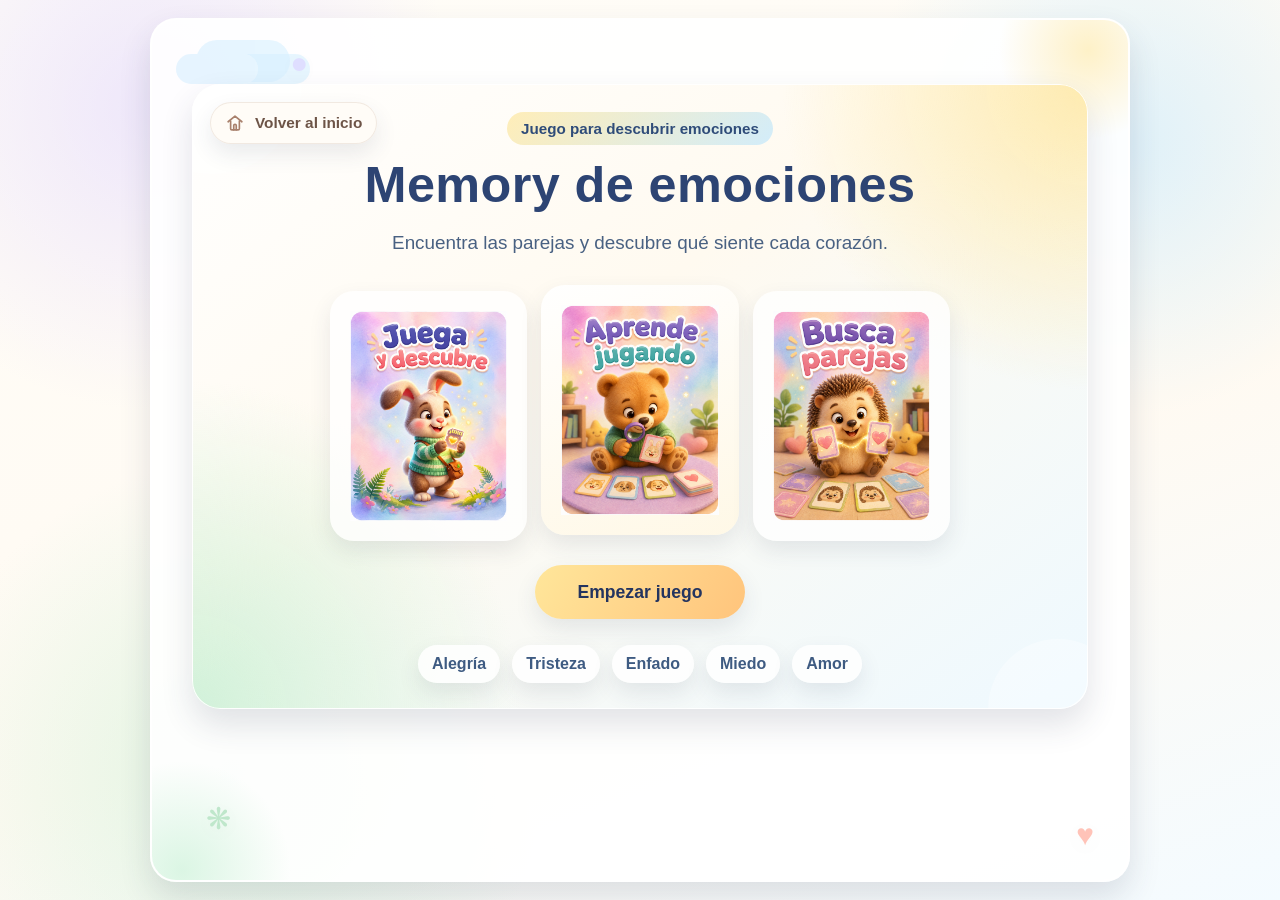
<file: memory-emocional/index.html>
<!DOCTYPE html>
<html lang="es">
<head>
  <meta charset="UTF-8" />
  <meta name="viewport" content="width=device-width, initial-scale=1.0" />
  <title>Memory de emociones</title>
  <style>
    :root {
      --cream: #fffaf2;
      --mint: #bfeecf;
      --sky: #b7e4ff;
      --coral: #ff937e;
      --warm-yellow: #ffe69a;
      --warm-orange: #ffc47c;
      --soft-lilac: #d9ccff;
      --leaf: #8cd0a0;
      --ink: #2f3b55;
      --ink-soft: #496182;
      --card-shadow: 0 16px 32px rgba(47, 59, 85, 0.14);
      --soft-shadow: 0 10px 22px rgba(47, 59, 85, 0.1);
      --radius-xl: 26px;
      --radius-lg: 20px;
      --radius-md: 16px;
      --match-glow: 0 0 0 3px rgba(255, 230, 154, 0.9), 0 0 22px rgba(255, 196, 124, 0.52);
    }

    * {
      box-sizing: border-box;
    }

    body {
      margin: 0;
      min-height: 100vh;
      font-family: "Trebuchet MS", "Segoe UI", sans-serif;
      color: var(--ink);
      background:
        radial-gradient(circle at 12% 12%, rgba(217, 204, 255, 0.45), transparent 22%),
        radial-gradient(circle at 88% 16%, rgba(183, 228, 255, 0.45), transparent 20%),
        radial-gradient(circle at 18% 86%, rgba(191, 238, 207, 0.45), transparent 24%),
        linear-gradient(160deg, #fffdf8 0%, var(--cream) 60%, #f4fbff 100%);
      display: flex;
      justify-content: center;
      padding: 18px;
      overflow-x: hidden;
    }

    .app {
      width: min(980px, 100%);
      background: rgba(255, 255, 255, 0.9);
      border: 2px solid rgba(255, 255, 255, 0.75);
      border-radius: var(--radius-xl);
      box-shadow: var(--card-shadow);
      position: relative;
      overflow: hidden;
      isolation: isolate;
      animation: riseIn 500ms ease;
    }

    .app::before,
    .app::after {
      content: "";
      position: absolute;
      border-radius: 999px;
      pointer-events: none;
      z-index: -1;
    }

    .app::before {
      width: 180px;
      height: 180px;
      top: -60px;
      right: -50px;
      background: radial-gradient(circle, rgba(255, 230, 154, 0.55), transparent 70%);
    }

    .app::after {
      width: 220px;
      height: 220px;
      bottom: -100px;
      left: -80px;
      background: radial-gradient(circle, rgba(191, 238, 207, 0.55), transparent 70%);
    }

    .decor {
      position: absolute;
      pointer-events: none;
      opacity: 0.55;
      z-index: -1;
      animation: floaty 6s ease-in-out infinite;
    }

    .decor.cloud {
      top: 34px;
      left: 24px;
      width: 82px;
      height: 30px;
      border-radius: 40px;
      background: rgba(183, 228, 255, 0.6);
      box-shadow: 26px -8px 0 6px rgba(183, 228, 255, 0.6), 52px 0 0 0 rgba(183, 228, 255, 0.6);
    }

    .decor.star,
    .decor.heart,
    .decor.leaf,
    .decor.dot {
      display: block;
      font-size: 30px;
      filter: drop-shadow(0 4px 10px rgba(47, 59, 85, 0.08));
    }

    .decor.star {
      top: 84px;
      right: 42px;
      color: #ffc95c;
      animation-delay: 0.8s;
    }

    .decor.heart {
      bottom: 28px;
      right: 34px;
      color: var(--coral);
      animation-delay: 1.4s;
    }

    .decor.leaf {
      bottom: 44px;
      left: 54px;
      color: var(--leaf);
      animation-delay: 2s;
    }

    .decor.dot {
      top: 26px;
      left: 138px;
      color: var(--soft-lilac);
      animation-delay: 2.6s;
    }

    .screen {
      display: none;
      padding: 28px 20px 32px;
    }

    .screen.active {
      display: block;
      animation: fadeIn 340ms ease;
    }

    .hero,
    .final {
      text-align: center;
    }

    .hero {
      position: relative;
      padding: 34px 10px 20px;
    }

    .hero-shell {
      position: relative;
      overflow: hidden;
      padding: 28px 18px 26px;
      border-radius: 28px;
      background:
        radial-gradient(circle at top right, rgba(255, 230, 154, 0.75), transparent 28%),
        radial-gradient(circle at bottom left, rgba(191, 238, 207, 0.7), transparent 30%),
        linear-gradient(145deg, #ffffff 0%, #fffaf0 42%, #eef9ff 100%);
      box-shadow: inset 0 0 0 1px rgba(255, 255, 255, 0.95), var(--card-shadow);
    }

    .hero-shell::before,
    .hero-shell::after {
      content: "";
      position: absolute;
      border-radius: 50%;
      background: rgba(255, 255, 255, 0.3);
      pointer-events: none;
    }

    .hero-shell::before {
      width: 180px;
      height: 180px;
      top: -90px;
      left: -70px;
    }

    .hero-shell::after {
      width: 140px;
      height: 140px;
      bottom: -70px;
      right: -40px;
    }

    .home-link {
      display: inline-flex;
      align-items: center;
      gap: 10px;
      padding: 10px 14px;
      border-radius: 999px;
      background: rgba(255, 252, 247, 0.92);
      border: 1px solid rgba(165, 131, 109, 0.16);
      box-shadow: var(--soft-shadow);
      color: #6d5447;
      font-size: 0.96rem;
      font-weight: 800;
      line-height: 1;
      text-decoration: none;
      transition: transform 160ms ease, background-color 160ms ease, box-shadow 160ms ease;
    }

    .home-link:hover,
    .home-link:focus-visible {
      transform: translateY(-1px);
      background: #fffefb;
      box-shadow: 0 12px 24px rgba(109, 84, 71, 0.12);
      outline: none;
    }

    .home-link-icon {
      width: 20px;
      height: 20px;
      color: #a8806c;
      flex: 0 0 auto;
    }

    .hero-home-link {
      position: absolute;
      top: 18px;
      left: 18px;
      z-index: 2;
    }

    .screen-home-link {
      margin-bottom: 16px;
    }

    .eyebrow {
      display: inline-block;
      margin-bottom: 10px;
      padding: 8px 14px;
      border-radius: 999px;
      background: linear-gradient(135deg, rgba(255, 230, 154, 0.68), rgba(183, 228, 255, 0.62));
      font-size: 0.95rem;
      font-weight: 800;
      color: #2f4c79;
    }

    .hero h1,
    .final-title {
      margin: 0;
      font-size: clamp(2rem, 5vw, 3.15rem);
      color: #2d4473;
      letter-spacing: 0.4px;
      text-wrap: balance;
    }

    .hero p,
    .final-text,
    .final-edu {
      margin: 14px auto 0;
      max-width: 720px;
      font-size: clamp(1rem, 2.6vw, 1.18rem);
      line-height: 1.55;
      color: var(--ink-soft);
      text-wrap: pretty;
    }

    .hero-scene {
      margin: 34px auto 0;
      max-width: 620px;
      display: grid;
      grid-template-columns: repeat(3, minmax(92px, 1fr));
      gap: 14px;
      align-items: end;
    }

    .scene-card {
      position: relative;
      overflow: hidden;
      display: flex;
      align-items: center;
      justify-content: center;
      padding: 18px 14px;
      border-radius: 24px;
      background: rgba(255, 255, 255, 0.78);
      box-shadow: var(--soft-shadow);
      min-height: 250px;
    }

    .scene-card-image {
      display: block;
      width: min(100%, 170px);
      height: 210px;
      object-fit: contain;
      object-position: center;
      user-select: none;
      -webkit-user-drag: none;
    }

    .scene-card:nth-child(2) {
      transform: translateY(-6px);
      background: linear-gradient(160deg, rgba(255, 255, 255, 0.95), rgba(255, 248, 230, 0.96));
    }

    .scene-card .animal {
      width: 68px;
      height: 72px;
      transform: translateY(2px) scale(0.92);
      transform-origin: center bottom;
    }

    .scene-card .animal[data-animal="lion"] {
      transform: translateY(4px) scale(0.88);
    }

    .scene-card .animal-symbol {
      top: 2px;
      font-size: 0.95rem;
    }

    .scene-card .animal-head {
      width: 58px;
      height: 50px;
    }

    .scene-card .animal-ear.left {
      left: 8px;
    }

    .scene-card .animal-ear.right {
      right: 8px;
    }

    .scene-card .animal[data-animal="bunny"] .animal-ear {
      height: 30px;
      top: 4px;
    }

    .scene-card .animal[data-animal="lion"]::before {
      width: 66px;
      height: 58px;
      bottom: 0;
    }

    .scene-card .animal-eyes {
      top: 35px;
      gap: 12px;
    }

    .scene-card .animal-eye {
      width: 7px;
      height: 8px;
    }

    .scene-card .animal-nose {
      top: 43px;
      width: 10px;
      height: 8px;
    }

    .scene-card .animal-mouth {
      top: 51px;
      width: 18px;
      height: 10px;
    }

    .scene-card .animal[data-mood="sad"] .animal-mouth {
      top: 54px;
    }

    .scene-card .animal[data-mood="angry"] .animal-mouth {
      top: 53px;
    }

    .scene-card .animal[data-mood="scared"] .animal-mouth {
      top: 48px;
      width: 12px;
      height: 14px;
    }

    .scene-card .animal-blush {
      top: 46px;
      width: 42px;
    }

    .big-btn {
      margin-top: 24px;
      min-width: 210px;
      min-height: 54px;
      border: 0;
      border-radius: 999px;
      padding: 14px 28px;
      font-size: 1.1rem;
      font-weight: 800;
      color: #24345f;
      background: linear-gradient(120deg, var(--warm-yellow), var(--warm-orange));
      box-shadow: var(--soft-shadow);
      cursor: pointer;
      transition: transform 160ms ease, filter 160ms ease;
    }

    .big-btn:hover,
    .big-btn:focus-visible {
      transform: translateY(-2px) scale(1.01);
      filter: brightness(1.02);
      outline: none;
    }

    .hero-badges {
      margin-top: 26px;
      display: flex;
      justify-content: center;
      flex-wrap: wrap;
      gap: 12px;
    }

    .badge {
      padding: 10px 14px;
      border-radius: 999px;
      background: rgba(255, 255, 255, 0.86);
      box-shadow: var(--soft-shadow);
      font-weight: 700;
      color: #3e5b82;
    }

    .game-header {
      display: grid;
      gap: 12px;
      margin-bottom: 16px;
      align-items: start;
    }

    .counters {
      display: grid;
      grid-template-columns: 1fr 1fr;
      gap: 10px;
    }

    .counter {
      background: linear-gradient(135deg, rgba(255, 230, 154, 0.35), rgba(183, 228, 255, 0.3));
      border-radius: var(--radius-md);
      padding: 12px;
      text-align: center;
      font-size: 1rem;
      font-weight: 800;
      box-shadow: inset 0 0 0 1px rgba(255, 255, 255, 0.82), var(--soft-shadow);
    }

    .feedback {
      margin: 4px 0 16px;
      min-height: 78px;
      padding: 14px 16px;
      border: 2px dashed rgba(73, 97, 130, 0.22);
      border-radius: var(--radius-lg);
      background: linear-gradient(130deg, rgba(191, 238, 207, 0.28), rgba(217, 204, 255, 0.26));
      font-size: 0.99rem;
      line-height: 1.45;
      color: #385173;
    }

    .board {
      display: grid;
      grid-template-columns: repeat(2, minmax(120px, 1fr));
      gap: 12px;
      max-width: 860px;
      margin: 0 auto;
      perspective: 900px;
    }

    .card {
      position: relative;
      aspect-ratio: 3 / 4;
      min-height: 148px;
      padding: 0;
      border: 0;
      border-radius: var(--radius-lg);
      background: transparent;
      cursor: pointer;
      transform-style: preserve-3d;
    }

    .card-inner {
      position: absolute;
      inset: 0;
      border-radius: var(--radius-lg);
      transform-style: preserve-3d;
      transition: transform 460ms cubic-bezier(0.25, 0.8, 0.25, 1);
      box-shadow: var(--card-shadow);
    }

    .card.flipped .card-inner,
    .card.matched .card-inner {
      transform: rotateY(180deg);
    }

    .card-face {
      position: absolute;
      inset: 0;
      border-radius: var(--radius-lg);
      display: grid;
      place-items: center;
      padding: 12px;
      text-align: center;
      backface-visibility: hidden;
      border: 2px solid rgba(255, 255, 255, 0.8);
    }

    .card-back {
      background: linear-gradient(155deg, var(--soft-lilac), var(--sky));
      color: #2f4575;
      overflow: hidden;
    }

    .card-back::before,
    .card-back::after {
      content: "";
      position: absolute;
      border-radius: 50%;
      background: rgba(255, 255, 255, 0.18);
    }

    .card-back::before {
      width: 86px;
      height: 86px;
      top: -20px;
      right: -14px;
    }

    .card-back::after {
      width: 68px;
      height: 68px;
      bottom: -16px;
      left: -10px;
    }

    .back-symbol {
      position: relative;
      display: inline-grid;
      place-items: center;
      width: 64px;
      height: 64px;
      border-radius: 50%;
      background: rgba(255, 255, 255, 0.45);
      border: 2px solid rgba(255, 255, 255, 0.85);
      font-size: 1.9rem;
      font-weight: 800;
    }

    .card-front {
      transform: rotateY(180deg);
      background: linear-gradient(150deg, #ffffff, #f7fcff);
      color: var(--ink);
    }

    .card-front[data-emotion="alegria"] {
      background: linear-gradient(160deg, #fffdfa, #fff1c4);
    }

    .card-front[data-emotion="tristeza"] {
      background: linear-gradient(160deg, #f7fdff, #dff0ff);
    }

    .card-front[data-emotion="enfado"] {
      background: linear-gradient(160deg, #fff7f4, #ffd7cc);
    }

    .card-front[data-emotion="miedo"] {
      background: linear-gradient(160deg, #f9f7ff, #e3dcff);
    }

    .card-front[data-emotion="amor"] {
      background: linear-gradient(160deg, #fff8fa, #ffd8df);
    }

    .emotion-image-card {
      display: flex;
      flex-direction: column;
      align-items: center;
      justify-content: space-between;
      width: 100%;
      height: 100%;
      padding: 6px 6px 4px;
      gap: 4px;
    }

    .emotion-image {
      display: block;
      width: 100%;
      max-width: none;
      flex: 1 1 auto;
      min-height: 0;
      object-fit: cover;
      object-position: center;
      border-radius: 14px;
      user-select: none;
      -webkit-user-drag: none;
    }

    .emotion-name {
      width: 100%;
      text-align: center;
      font-size: clamp(0.95rem, 2vw, 1.05rem);
      font-weight: 900;
      line-height: 1.1;
      color: #2e4a81;
    }

    .animal-card {
      display: grid;
      justify-items: center;
      gap: 8px;
      width: 100%;
    }

    .animal {
      --animal-main: #f3c891;
      --animal-inner: #fbe5c9;
      --animal-accent: #ffb56b;
      --animal-eye: #2f3b55;
      position: relative;
      width: min(84px, 100%);
      height: 86px;
    }

    .animal[data-animal="bunny"] {
      --animal-main: #fff2dd;
      --animal-inner: #ffd8e2;
      --animal-accent: #ffd078;
    }

    .animal[data-animal="bear"] {
      --animal-main: #e7c091;
      --animal-inner: #f7e2c3;
      --animal-accent: #ffb86b;
    }

    .animal[data-animal="fox"] {
      --animal-main: #ffbe83;
      --animal-inner: #ffe2bf;
      --animal-accent: #ff946d;
    }

    .animal[data-animal="lion"] {
      --animal-main: #ffd28b;
      --animal-inner: #fff0cb;
      --animal-accent: #ff9e63;
    }

    .animal[data-animal="cat"] {
      --animal-main: #d6cbff;
      --animal-inner: #efeaff;
      --animal-accent: #9ca7ff;
    }

    .animal-head {
      position: absolute;
      left: 50%;
      bottom: 0;
      width: 74px;
      height: 64px;
      transform: translateX(-50%);
      border-radius: 50% 50% 46% 46%;
      background: var(--animal-main);
      box-shadow: inset 0 -6px 0 rgba(255, 255, 255, 0.16);
    }

    .animal-ear {
      position: absolute;
      top: 4px;
      width: 24px;
      height: 28px;
      background: var(--animal-main);
      z-index: -1;
    }

    .animal-ear::after {
      content: "";
      position: absolute;
      inset: 5px;
      border-radius: inherit;
      background: var(--animal-inner);
    }

    .animal-ear.left {
      left: 10px;
    }

    .animal-ear.right {
      right: 10px;
    }

    .animal[data-animal="bear"] .animal-ear,
    .animal[data-animal="fox"] .animal-ear {
      border-radius: 50%;
    }

    .animal[data-animal="bunny"] .animal-ear {
      height: 40px;
      border-radius: 50% 50% 46% 46%;
      top: -6px;
    }

    .animal[data-animal="cat"] .animal-ear {
      width: 26px;
      height: 26px;
      top: 2px;
      border-radius: 6px;
      transform: rotate(45deg);
    }

    .animal[data-animal="cat"] .animal-ear::after {
      inset: 6px;
      border-radius: 4px;
    }

    .animal[data-animal="fox"] .animal-ear {
      width: 26px;
      height: 26px;
      top: 1px;
      border-radius: 8px;
      transform: rotate(45deg);
    }

    .animal[data-animal="lion"]::before {
      content: "";
      position: absolute;
      left: 50%;
      bottom: -4px;
      width: 86px;
      height: 76px;
      transform: translateX(-50%);
      border-radius: 50%;
      background:
        radial-gradient(circle at 50% 50%, #f7a15a 0 34px, #d88443 35px 100%);
      z-index: -2;
      box-shadow: 0 6px 0 rgba(255, 255, 255, 0.16);
    }

    .animal[data-animal="lion"] .animal-ear {
      width: 24px;
      height: 24px;
      top: 8px;
      border-radius: 50%;
    }

    .animal[data-animal="lion"] .animal-ear.left {
      left: 8px;
    }

    .animal[data-animal="lion"] .animal-ear.right {
      right: 8px;
    }

    .animal-eyes,
    .animal-mouth,
    .animal-nose,
    .animal-blush,
    .animal-symbol {
      position: absolute;
      left: 50%;
      transform: translateX(-50%);
    }

    .animal-eyes {
      top: 42px;
      display: flex;
      gap: 16px;
    }

    .animal-eye {
      width: 8px;
      height: 10px;
      border-radius: 50%;
      background: var(--animal-eye);
    }

    .animal[data-mood="happy"] .animal-eye {
      height: 8px;
      border-radius: 0 0 999px 999px;
      border-bottom: 3px solid var(--animal-eye);
      background: transparent;
    }

    .animal[data-mood="sad"] .animal-eye.left {
      transform: rotate(18deg);
    }

    .animal[data-mood="sad"] .animal-eye.right {
      transform: rotate(-18deg);
    }

    .animal[data-mood="angry"] .animal-eye.left,
    .animal[data-mood="angry"] .animal-eye.right {
      position: relative;
    }

    .animal[data-mood="angry"] .animal-eye.left::before,
    .animal[data-mood="angry"] .animal-eye.right::before {
      content: "";
      position: absolute;
      top: -6px;
      width: 12px;
      height: 3px;
      background: var(--animal-eye);
      border-radius: 999px;
    }

    .animal[data-mood="angry"] .animal-eye.left::before {
      left: -4px;
      transform: rotate(-24deg);
    }

    .animal[data-mood="angry"] .animal-eye.right::before {
      right: -4px;
      transform: rotate(24deg);
    }

    .animal[data-mood="scared"] .animal-eye {
      width: 10px;
      height: 12px;
    }

    .animal-nose {
      top: 51px;
      width: 12px;
      height: 10px;
      border-radius: 50% 50% 60% 60%;
      background: #7b5a53;
    }

    .animal-mouth {
      top: 61px;
      width: 22px;
      height: 12px;
      border-bottom: 3px solid #7b5a53;
      border-radius: 0 0 20px 20px;
    }

    .animal[data-mood="happy"] .animal-mouth,
    .animal[data-mood="love"] .animal-mouth {
      border-bottom-width: 4px;
      height: 14px;
    }

    .animal[data-mood="sad"] .animal-mouth {
      top: 66px;
      border-bottom: 0;
      border-top: 3px solid #7b5a53;
      border-radius: 18px 18px 0 0;
    }

    .animal[data-mood="angry"] .animal-mouth {
      top: 64px;
      width: 18px;
      height: 0;
      border-bottom: 3px solid #7b5a53;
      border-radius: 0;
    }

    .animal[data-mood="scared"] .animal-mouth {
      top: 60px;
      width: 14px;
      height: 18px;
      border: 3px solid #7b5a53;
      border-radius: 50%;
      background: rgba(255, 255, 255, 0.45);
    }

    .animal-blush {
      top: 54px;
      width: 52px;
      display: flex;
      justify-content: space-between;
    }

    .animal-blush::before,
    .animal-blush::after {
      content: "";
      width: 11px;
      height: 7px;
      border-radius: 999px;
      background: rgba(255, 145, 126, 0.38);
    }

    .animal[data-mood="angry"] .animal-blush::before,
    .animal[data-mood="angry"] .animal-blush::after {
      background: rgba(255, 126, 126, 0.42);
    }

    .animal-symbol {
      top: -4px;
      font-size: 1.05rem;
      font-weight: 800;
      color: #f87a65;
    }

    .animal[data-mood="happy"] .animal-symbol {
      color: #ffbf45;
    }

    .animal[data-mood="sad"] .animal-symbol {
      color: #61aef0;
    }

    .animal[data-mood="angry"] .animal-symbol {
      color: #ff7d55;
    }

    .animal[data-mood="scared"] .animal-symbol {
      color: #8f8cff;
    }

    .animal-label {
      font-size: 0.95rem;
      font-weight: 800;
      color: #35507c;
    }

    .card.matched .card-inner {
      box-shadow: var(--match-glow), var(--card-shadow);
    }

    .card:focus-visible {
      outline: 3px solid #ffb768;
      outline-offset: 2px;
    }

    .final {
      padding-top: 22px;
    }

    .final-stats {
      margin: 16px auto;
      width: fit-content;
      min-width: 220px;
      padding: 12px 18px;
      border-radius: var(--radius-lg);
      background: linear-gradient(140deg, rgba(255, 230, 154, 0.32), rgba(191, 238, 207, 0.35));
      box-shadow: var(--soft-shadow);
      font-weight: 800;
      color: #2e466f;
    }

    @media (min-width: 800px) {
      .screen {
        padding: 30px 30px 34px;
      }

      .board {
        grid-template-columns: repeat(5, minmax(120px, 1fr));
        gap: 14px;
      }

      .game-header {
        grid-template-columns: auto 1fr;
      }

      .feedback {
        margin-top: 0;
      }
    }

    @media (max-width: 420px) {
      .home-link {
        gap: 8px;
        padding: 9px 12px;
        font-size: 0.9rem;
      }

      .hero-home-link {
        top: 14px;
        left: 14px;
      }

      .hero-shell {
        padding: 22px 14px 22px;
      }

      .hero-scene {
        gap: 10px;
      }

      .scene-card {
        min-height: 168px;
        padding: 16px 10px 14px;
      }

      .hero-badges {
        gap: 8px;
      }

      .badge {
        font-size: 0.92rem;
      }
    }

    @keyframes fadeIn {
      from {
        opacity: 0;
        transform: translateY(8px);
      }
      to {
        opacity: 1;
        transform: translateY(0);
      }
    }

    @keyframes riseIn {
      from {
        opacity: 0;
        transform: translateY(10px) scale(0.985);
      }
      to {
        opacity: 1;
        transform: translateY(0) scale(1);
      }
    }

    @keyframes floaty {
      0%,
      100% {
        transform: translateY(0);
      }
      50% {
        transform: translateY(-8px);
      }
    }

    #confetti-canvas {
      position: fixed;
      inset: 0;
      width: 100%;
      height: 100%;
      pointer-events: none;
      z-index: 9999;
    }
  </style>
</head>
<body>
  <main class="app">
    <span class="decor cloud" aria-hidden="true"></span>
    <span class="decor star" aria-hidden="true">★</span>
    <span class="decor heart" aria-hidden="true">♥</span>
    <span class="decor leaf" aria-hidden="true">❋</span>
    <span class="decor dot" aria-hidden="true">●</span>

    <section id="startScreen" class="screen active" aria-label="Pantalla de inicio">
      <div class="hero">
        <div class="hero-shell">
          <a class="home-link hero-home-link" href="../index.html" aria-label="Volver al inicio">
            <svg class="home-link-icon" viewBox="0 0 24 24" aria-hidden="true">
              <path d="M3.75 10.5 12 3.75l8.25 6.75" fill="none" stroke="currentColor" stroke-linecap="round" stroke-linejoin="round" stroke-width="2"></path>
              <path d="M6.75 9.75v9a1.5 1.5 0 0 0 1.5 1.5h7.5a1.5 1.5 0 0 0 1.5-1.5v-9" fill="none" stroke="currentColor" stroke-linecap="round" stroke-linejoin="round" stroke-width="2"></path>
              <path d="M10.5 20.25v-5.25a1.5 1.5 0 0 1 1.5-1.5h0a1.5 1.5 0 0 1 1.5 1.5v5.25" fill="none" stroke="currentColor" stroke-linecap="round" stroke-linejoin="round" stroke-width="2"></path>
            </svg>
            <span>Volver al inicio</span>
          </a>
          <div class="eyebrow">Juego para descubrir emociones</div>
          <h1>Memory de emociones</h1>
          <p>Encuentra las parejas y descubre qué siente cada corazón.</p>
          <div class="hero-scene" aria-hidden="true">
            <div class="scene-card">
              <img class="scene-card-image" src="images/juega-descubre.png" alt="Juega y descubre" draggable="false" />
            </div>
            <div class="scene-card">
              <img class="scene-card-image" src="images/aprende-jugando.png" alt="Aprende jugando" draggable="false" />
            </div>
            <div class="scene-card">
              <img class="scene-card-image" src="images/busca-parejas.png" alt="Busca parejas" draggable="false" />
            </div>
          </div>
          <button id="startBtn" class="big-btn" type="button">Empezar juego</button>
          <div class="hero-badges" aria-hidden="true">
            <span class="badge">Alegría</span>
            <span class="badge">Tristeza</span>
            <span class="badge">Enfado</span>
            <span class="badge">Miedo</span>
            <span class="badge">Amor</span>
          </div>
        </div>
      </div>
    </section>

    <section id="gameScreen" class="screen" aria-label="Pantalla del juego">
      <a class="home-link screen-home-link" href="../index.html" aria-label="Volver al inicio">
        <svg class="home-link-icon" viewBox="0 0 24 24" aria-hidden="true">
          <path d="M3.75 10.5 12 3.75l8.25 6.75" fill="none" stroke="currentColor" stroke-linecap="round" stroke-linejoin="round" stroke-width="2"></path>
          <path d="M6.75 9.75v9a1.5 1.5 0 0 0 1.5 1.5h7.5a1.5 1.5 0 0 0 1.5-1.5v-9" fill="none" stroke="currentColor" stroke-linecap="round" stroke-linejoin="round" stroke-width="2"></path>
          <path d="M10.5 20.25v-5.25a1.5 1.5 0 0 1 1.5-1.5h0a1.5 1.5 0 0 1 1.5 1.5v5.25" fill="none" stroke="currentColor" stroke-linecap="round" stroke-linejoin="round" stroke-width="2"></path>
        </svg>
        <span>Volver al inicio</span>
      </a>
      <div class="game-header">
        <div class="counters" aria-live="polite">
          <div class="counter">Intentos: <span id="attempts">0</span></div>
          <div class="counter">Parejas: <span id="pairs">0</span>/5</div>
        </div>
        <div id="feedback" class="feedback" aria-live="polite">
          Gira dos cartas para empezar. Busca las parejas de emoción + animalito.
        </div>
      </div>
      <div id="board" class="board" aria-label="Tablero de cartas"></div>
    </section>

    <section id="finalScreen" class="screen" aria-label="Pantalla final">
      <div class="final">
        <h2 class="final-title">¡Lo has conseguido!</h2>
        <p class="final-text">Has terminado el Memory de emociones.</p>
        <div class="final-stats">Intentos: <span id="finalAttempts">0</span></div>
        <p class="final-edu">
          Todas las emociones son importantes. Aprender a reconocerlas nos ayuda a cuidar nuestro corazón.
        </p>
        <button id="restartBtn" class="big-btn" type="button">Jugar otra vez</button>
      </div>
    </section>
  </main>

  <script>
    // Esta estructura facilita cambiar emociones o sustituir la ilustracion por imagenes mas adelante.
    const emotions = [
      {
        key: "alegria",
        name: "Alegría",
        image: "images/alegría.png",
        animal: "bunny",
        mood: "happy",
        accent: "✦",
        label: "Conejito alegre",
        feedback: "¡Alegría! La sentimos cuando algo nos hace sonreír o nos ilusiona."
      },
      {
        key: "tristeza",
        name: "Tristeza",
        image: "images/tristeza.png",
        animal: "bear",
        mood: "sad",
        accent: "☁",
        label: "Osito triste",
        feedback: "Tristeza. A veces el corazón necesita consuelo y descanso."
      },
      {
        key: "enfado",
        name: "Enfado",
        image: "images/enfado.png",
        animal: "lion",
        mood: "angry",
        accent: "⚡",
        label: "León enfadado",
        feedback: "Enfado. Nos avisa de que algo no nos gusta o sentimos que no es justo."
      },
      {
        key: "miedo",
        name: "Miedo",
        image: "images/miedo.png",
        animal: "cat",
        mood: "scared",
        accent: "!",
        label: "Gatita atenta",
        feedback: "Miedo. Aparece cuando necesitamos sentirnos seguros."
      },
      {
        key: "amor",
        name: "Amor",
        image: "images/amor.png",
        animal: "bear",
        mood: "love",
        accent: "♥",
        label: "Osito amoroso",
        feedback: "Amor. Lo sentimos cuando cuidamos, ayudamos y queremos."
      }
    ];

    const startScreen = document.getElementById("startScreen");
    const gameScreen = document.getElementById("gameScreen");
    const finalScreen = document.getElementById("finalScreen");

    const board = document.getElementById("board");
    const feedback = document.getElementById("feedback");
    const attemptsEl = document.getElementById("attempts");
    const pairsEl = document.getElementById("pairs");
    const finalAttemptsEl = document.getElementById("finalAttempts");

    const startBtn = document.getElementById("startBtn");
    const restartBtn = document.getElementById("restartBtn");

    let deck = [];
    let firstCard = null;
    let secondCard = null;
    let lockBoard = false;
    let attempts = 0;
    let matchedPairs = 0;

    function playSound(type) {
      try {
        const AudioCtx = window.AudioContext || window.webkitAudioContext;
        if (!AudioCtx) return;
        const ctx = new AudioCtx();
        if (type === "success") {
          const notes = [261.63, 329.63, 392.00, 523.25];
          notes.forEach((freq, idx) => {
            const osc = ctx.createOscillator();
            const gain = ctx.createGain();
            osc.connect(gain); gain.connect(ctx.destination);
            osc.type = "triangle";
            osc.frequency.setValueAtTime(freq, ctx.currentTime + idx * 0.07);
            gain.gain.setValueAtTime(0.12, ctx.currentTime + idx * 0.07);
            gain.gain.exponentialRampToValueAtTime(0.001, ctx.currentTime + idx * 0.07 + 0.25);
            osc.start(ctx.currentTime + idx * 0.07);
            osc.stop(ctx.currentTime + idx * 0.07 + 0.25);
          });
        } else if (type === "fail") {
          const notes = [160, 130];
          notes.forEach((freq, idx) => {
            const osc = ctx.createOscillator();
            const gain = ctx.createGain();
            osc.connect(gain); gain.connect(ctx.destination);
            osc.type = "sawtooth";
            osc.frequency.setValueAtTime(freq, ctx.currentTime + idx * 0.12);
            gain.gain.setValueAtTime(0.1, ctx.currentTime + idx * 0.12);
            gain.gain.exponentialRampToValueAtTime(0.001, ctx.currentTime + idx * 0.12 + 0.2);
            osc.start(ctx.currentTime + idx * 0.12);
            osc.stop(ctx.currentTime + idx * 0.12 + 0.2);
          });
        } else if (type === "complete") {
          const notes = [261.63, 329.63, 392.00, 523.25, 659.25, 783.99, 1046.50];
          notes.forEach((freq, idx) => {
            const osc = ctx.createOscillator();
            const gain = ctx.createGain();
            osc.connect(gain); gain.connect(ctx.destination);
            osc.type = "triangle";
            osc.frequency.setValueAtTime(freq, ctx.currentTime + idx * 0.09);
            gain.gain.setValueAtTime(0.15, ctx.currentTime + idx * 0.09);
            gain.gain.exponentialRampToValueAtTime(0.001, ctx.currentTime + idx * 0.09 + 0.35);
            osc.start(ctx.currentTime + idx * 0.09);
            osc.stop(ctx.currentTime + idx * 0.09 + 0.35);
          });
        }
      } catch (e) {}
    }

    function triggerConfetti() {
      const canvas = document.getElementById("confetti-canvas");
      if (!canvas) return;
      const ctx = canvas.getContext("2d");
      canvas.width = window.innerWidth;
      canvas.height = window.innerHeight;
      const colors = ["#FF7B9C","#FFC75F","#845EC2","#D65DB1","#4FFBDF","#4D96FF","#6BCB77"];
      const particles = [];
      for (let i = 0; i < 90; i++) {
        particles.push({
          x: canvas.width / 2, y: canvas.height - 20,
          size: Math.random() * 8 + 6,
          color: colors[Math.floor(Math.random() * colors.length)],
          speedX: (Math.random() - 0.5) * 12,
          speedY: -Math.random() * 14 - 8,
          angle: Math.random() * 360,
          rotationSpeed: (Math.random() - 0.5) * 10
        });
      }
      let rafId;
      function animate() {
        ctx.clearRect(0, 0, canvas.width, canvas.height);
        let alive = false;
        particles.forEach(p => {
          p.x += p.speedX; p.y += p.speedY;
          p.speedY += 0.35; p.speedX *= 0.98;
          p.angle += p.rotationSpeed;
          if (p.y < canvas.height + 20) alive = true;
          ctx.save();
          ctx.translate(p.x, p.y);
          ctx.rotate(p.angle * Math.PI / 180);
          ctx.fillStyle = p.color;
          ctx.fillRect(-p.size / 2, -p.size / 2, p.size, p.size);
          ctx.restore();
        });
        if (alive) { rafId = requestAnimationFrame(animate); }
        else { ctx.clearRect(0, 0, canvas.width, canvas.height); }
      }
      if (rafId) cancelAnimationFrame(rafId);
      animate();
    }

    startBtn.addEventListener("click", () => {
      initGame();
      showScreen("game");
    });

    restartBtn.addEventListener("click", () => {
      initGame();
      showScreen("game");
    });

    function showScreen(screen) {
      startScreen.classList.remove("active");
      gameScreen.classList.remove("active");
      finalScreen.classList.remove("active");

      if (screen === "start") startScreen.classList.add("active");
      if (screen === "game") gameScreen.classList.add("active");
      if (screen === "final") finalScreen.classList.add("active");
    }

    function initGame() {
      attempts = 0;
      matchedPairs = 0;
      firstCard = null;
      secondCard = null;
      lockBoard = false;

      attemptsEl.textContent = String(attempts);
      pairsEl.textContent = String(matchedPairs);
      feedback.textContent = "Gira dos cartas para empezar. Busca las dos imágenes iguales.";

      deck = createDeck();
      renderBoard(deck);
    }

    function createDeck() {
      const cards = emotions.flatMap((emotion) => [
        {
          id: `${emotion.key}-image-a`,
          emotionKey: emotion.key,
          type: "image-a",
          value: emotion
        },
        {
          id: `${emotion.key}-image-b`,
          emotionKey: emotion.key,
          type: "image-b",
          value: emotion
        }
      ]);

      return shuffle(cards);
    }

    function shuffle(array) {
      const clone = [...array];
      for (let index = clone.length - 1; index > 0; index -= 1) {
        const swapIndex = Math.floor(Math.random() * (index + 1));
        [clone[index], clone[swapIndex]] = [clone[swapIndex], clone[index]];
      }
      return clone;
    }

    function renderBoard(cards) {
      board.innerHTML = "";

      cards.forEach((cardData, index) => {
        const card = document.createElement("button");
        card.type = "button";
        card.className = "card";
        card.dataset.index = String(index);
        card.dataset.emotion = cardData.emotionKey;
        card.dataset.type = cardData.type;
        card.setAttribute("aria-label", "Carta boca abajo");

        const inner = document.createElement("span");
        inner.className = "card-inner";

        const back = document.createElement("span");
        back.className = "card-face card-back";
        back.innerHTML = '<span class="back-symbol">?</span>';

        const front = document.createElement("span");
        front.className = "card-face card-front";
        front.dataset.emotion = cardData.emotionKey;

        front.appendChild(createEmotionImage(cardData.value));

        inner.appendChild(back);
        inner.appendChild(front);
        card.appendChild(inner);
        board.appendChild(card);

        card.addEventListener("click", onCardClick);
      });
    }

    function createEmotionImage(emotion) {
      const wrapper = document.createElement("span");
      wrapper.className = "emotion-image-card";

      const image = document.createElement("img");
      image.className = "emotion-image";
      image.src = emotion.image;
      image.alt = emotion.name;
      image.draggable = false;

      const name = document.createElement("span");
      name.className = "emotion-name";
      name.textContent = emotion.name;

      wrapper.append(image, name);
      return wrapper;
    }

    function createAnimalIllustration(emotion) {
      const wrapper = document.createElement("span");
      wrapper.className = "animal-card";

      const animal = document.createElement("span");
      animal.className = "animal";
      animal.dataset.animal = emotion.animal;
      animal.dataset.mood = emotion.mood;
      animal.setAttribute("aria-hidden", "true");

      const symbol = document.createElement("span");
      symbol.className = "animal-symbol";
      symbol.textContent = emotion.accent;

      const leftEar = document.createElement("span");
      leftEar.className = "animal-ear left";

      const rightEar = document.createElement("span");
      rightEar.className = "animal-ear right";

      const head = document.createElement("span");
      head.className = "animal-head";

      const eyes = document.createElement("span");
      eyes.className = "animal-eyes";
      eyes.innerHTML = '<span class="animal-eye left"></span><span class="animal-eye right"></span>';

      const nose = document.createElement("span");
      nose.className = "animal-nose";

      const mouth = document.createElement("span");
      mouth.className = "animal-mouth";

      const blush = document.createElement("span");
      blush.className = "animal-blush";

      animal.append(symbol, leftEar, rightEar, head, eyes, nose, mouth, blush);

      const label = document.createElement("span");
      label.className = "animal-label";
      label.textContent = emotion.label;

      wrapper.append(animal, label);
      return wrapper;
    }

    function onCardClick(event) {
      const clickedCard = event.currentTarget;

      if (lockBoard) return;
      if (clickedCard === firstCard) return;
      if (clickedCard.classList.contains("matched")) return;

      flipCard(clickedCard);

      if (!firstCard) {
        firstCard = clickedCard;
        return;
      }

      secondCard = clickedCard;
      attempts += 1;
      attemptsEl.textContent = String(attempts);
      checkPair();
    }

    function flipCard(card) {
      card.classList.add("flipped");
      card.setAttribute("aria-label", "Carta descubierta");
    }

    function checkPair() {
      if (!firstCard || !secondCard) return;

      lockBoard = true;

      const sameEmotion = firstCard.dataset.emotion === secondCard.dataset.emotion;
      const differentType = firstCard.dataset.type !== secondCard.dataset.type;
      const isMatch = sameEmotion && differentType;

      if (isMatch) {
        handleMatch(firstCard.dataset.emotion);
      } else {
        handleMismatch();
      }
    }

    function handleMatch(emotionKey) {
      firstCard.classList.add("matched");
      secondCard.classList.add("matched");

      firstCard.disabled = true;
      secondCard.disabled = true;

      matchedPairs += 1;
      pairsEl.textContent = String(matchedPairs);

      const emotion = emotions.find((item) => item.key === emotionKey);
      feedback.textContent = emotion ? "🎉 ¡Pareja encontrada! " + emotion.feedback : "¡Pareja encontrada!";

      playSound("success");
      resetTurn();

      if (matchedPairs === emotions.length) {
        setTimeout(() => {
          finalAttemptsEl.textContent = String(attempts);
          showScreen("final");
          triggerConfetti();
          playSound("complete");
        }, 500);
      }
    }

    function handleMismatch() {
      feedback.textContent = "Buena prueba. Respira y vuelve a intentarlo.";
      playSound("fail");

      setTimeout(() => {
        if (firstCard) {
          firstCard.classList.remove("flipped");
          firstCard.setAttribute("aria-label", "Carta boca abajo");
        }

        if (secondCard) {
          secondCard.classList.remove("flipped");
          secondCard.setAttribute("aria-label", "Carta boca abajo");
        }

        resetTurn();
      }, 900);
    }

    function resetTurn() {
      firstCard = null;
      secondCard = null;
      lockBoard = false;
    }

    showScreen("start");
  </script>
  <canvas id="confetti-canvas"></canvas>
</body>
</html>
</file>
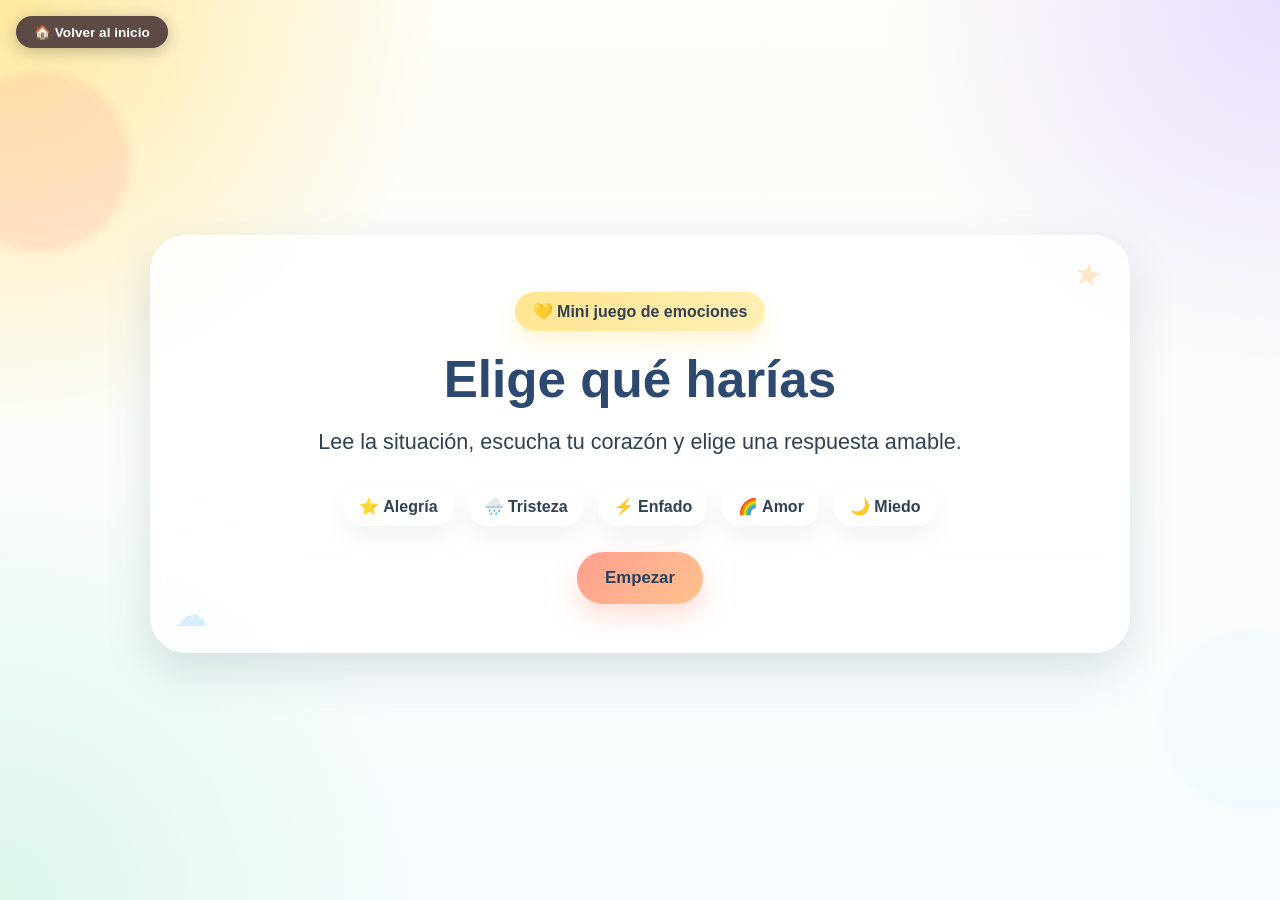
<file: que-harias-tu/index.html>
<!DOCTYPE html>
<html lang="es">
<head>
  <meta charset="UTF-8">
  <meta name="viewport" content="width=device-width, initial-scale=1.0">
  <title>Elige qué harías</title>
  <style>
    :root {
      --cream: #fffaf0;
      --sky: #dff3ff;
      --mint: #d8f6e7;
      --sun: #ffe58f;
      --coral: #ff9e8f;
      --orange: #ffbf7a;
      --lilac: #e7dcff;
      --text: #314052;
      --shadow: 0 18px 45px rgba(74, 103, 135, 0.18);
      --radius-xl: 28px;
      --radius-lg: 22px;
      --radius-md: 18px;
    }

    * {
      box-sizing: border-box;
    }

    body {
      margin: 0;
      min-height: 100vh;
      font-family: "Trebuchet MS", "Segoe UI", sans-serif;
      color: var(--text);
      background:
        radial-gradient(circle at top left, rgba(255, 229, 143, 0.85), transparent 28%),
        radial-gradient(circle at top right, rgba(231, 220, 255, 0.9), transparent 25%),
        radial-gradient(circle at bottom left, rgba(216, 246, 231, 0.85), transparent 28%),
        linear-gradient(180deg, #fefdf7 0%, #f8fcff 100%);
      overflow-x: hidden;
    }

    body::before,
    body::after {
      content: "";
      position: fixed;
      inset: auto;
      width: 180px;
      height: 180px;
      border-radius: 50%;
      opacity: 0.2;
      filter: blur(4px);
      pointer-events: none;
      z-index: 0;
    }

    body::before {
      top: 8%;
      left: -50px;
      background: var(--coral);
    }

    body::after {
      right: -60px;
      bottom: 10%;
      background: var(--sky);
    }

    .app {
      position: relative;
      z-index: 1;
      width: min(980px, calc(100% - 32px));
      margin: 0 auto;
      padding: 28px 0 40px;
      min-height: 100vh;
      display: flex;
      align-items: center;
      justify-content: center;
    }

    .panel {
      width: 100%;
      background: rgba(255, 255, 255, 0.82);
      backdrop-filter: blur(10px);
      border-radius: 36px;
      box-shadow: var(--shadow);
      padding: 28px;
      border: 1px solid rgba(255, 255, 255, 0.9);
      position: relative;
      overflow: hidden;
    }

    .panel::before,
    .panel::after {
      position: absolute;
      font-size: 2rem;
      opacity: 0.4;
    }

    .panel::before {
      content: "★";
      top: 20px;
      right: 26px;
      color: var(--orange);
      transform: rotate(10deg);
    }

    .panel::after {
      content: "☁";
      left: 24px;
      bottom: 18px;
      color: #9bd0ff;
    }

    .screen {
      position: relative;
      display: none;
    }

    .screen.active {
      display: block;
      animation: fadeIn 0.35s ease;
    }

    .hero {
      text-align: center;
      padding: 28px 12px 20px;
    }

    .badge {
      display: inline-flex;
      align-items: center;
      gap: 10px;
      padding: 10px 18px;
      background: linear-gradient(135deg, var(--sun), #fff0b6);
      border-radius: 999px;
      font-weight: 700;
      box-shadow: 0 10px 22px rgba(255, 212, 84, 0.25);
      margin-bottom: 22px;
    }

    h1,
    h2,
    p {
      margin: 0;
    }

    h1 {
      font-size: clamp(2.3rem, 4vw, 4rem);
      line-height: 1.05;
      color: #2d4970;
    }

    .subtitle {
      font-size: clamp(1rem, 2vw, 1.35rem);
      margin: 18px auto 28px;
      max-width: 650px;
      line-height: 1.6;
    }

    .decor-row {
      display: flex;
      justify-content: center;
      gap: 14px;
      margin-bottom: 26px;
      flex-wrap: wrap;
    }

    .decor-chip {
      padding: 10px 16px;
      border-radius: 999px;
      background: #fff;
      box-shadow: 0 10px 24px rgba(67, 98, 130, 0.09);
      font-weight: 700;
    }

    .btn {
      border: 0;
      border-radius: 999px;
      padding: 16px 28px;
      font-size: 1.05rem;
      font-weight: 800;
      cursor: pointer;
      transition: transform 0.18s ease, box-shadow 0.18s ease, opacity 0.18s ease;
      color: #24415f;
    }

    .btn:hover {
      transform: translateY(-2px);
    }

    .btn:active {
      transform: translateY(1px);
    }

    .btn-primary {
      background: linear-gradient(135deg, var(--coral), #ffc38e);
      box-shadow: 0 12px 26px rgba(255, 158, 143, 0.35);
    }

    .btn-secondary {
      background: linear-gradient(135deg, var(--mint), #eefde9);
      box-shadow: 0 12px 22px rgba(120, 210, 164, 0.24);
    }

    .game-top {
      display: flex;
      justify-content: space-between;
      align-items: center;
      gap: 16px;
      flex-wrap: wrap;
      margin-bottom: 22px;
    }

    .progress-wrap {
      flex: 1;
      min-width: 210px;
    }

    .progress-text {
      font-weight: 800;
      margin-bottom: 8px;
    }

    .progress-bar {
      width: 100%;
      height: 14px;
      border-radius: 999px;
      background: #edf4fb;
      overflow: hidden;
    }

    .progress-fill {
      height: 100%;
      width: 0;
      border-radius: inherit;
      background: linear-gradient(90deg, var(--sky), var(--mint), var(--sun));
      transition: width 0.3s ease;
    }

    .score-pill {
      padding: 12px 18px;
      border-radius: 999px;
      background: #ffffff;
      box-shadow: 0 12px 24px rgba(57, 87, 120, 0.1);
      font-weight: 800;
      white-space: nowrap;
    }

    .card {
      background: linear-gradient(180deg, rgba(255, 255, 255, 0.92), rgba(248, 252, 255, 0.95));
      border-radius: var(--radius-xl);
      padding: 24px;
      box-shadow: var(--shadow);
      position: relative;
      overflow: hidden;
    }

    .card::before {
      content: "";
      position: absolute;
      width: 180px;
      height: 180px;
      border-radius: 50%;
      top: -80px;
      right: -70px;
      background: rgba(223, 243, 255, 0.8);
    }

    .emotion-row {
      display: flex;
      align-items: center;
      gap: 16px;
      margin-bottom: 14px;
      position: relative;
      z-index: 1;
    }

    .emoji {
      width: 82px;
      height: 82px;
      border-radius: 24px;
      display: grid;
      place-items: center;
      font-size: 2.4rem;
      box-shadow: 0 12px 28px rgba(73, 104, 136, 0.13);
      flex-shrink: 0;
    }

    .emotion-tag {
      display: inline-block;
      padding: 8px 14px;
      border-radius: 999px;
      font-weight: 800;
      margin-bottom: 10px;
      background: rgba(255, 255, 255, 0.8);
    }

    .situation {
      position: relative;
      z-index: 1;
      font-size: clamp(1.15rem, 2vw, 1.45rem);
      line-height: 1.55;
      margin: 12px 0 16px;
      font-weight: 700;
      max-width: 720px;
    }

    .question {
      font-size: 1.08rem;
      font-weight: 800;
      margin-bottom: 18px;
      color: #4c6888;
      position: relative;
      z-index: 1;
    }

    .options {
      display: grid;
      grid-template-columns: repeat(2, minmax(0, 1fr));
      gap: 14px;
      position: relative;
      z-index: 1;
    }

    .option-btn {
      width: 100%;
      min-height: 88px;
      padding: 16px 18px;
      border: 3px solid transparent;
      border-radius: var(--radius-lg);
      background: #ffffff;
      box-shadow: 0 10px 22px rgba(78, 108, 139, 0.08);
      text-align: left;
      font-size: 1rem;
      line-height: 1.4;
      font-weight: 700;
      color: #38506b;
      cursor: pointer;
      position: relative;
      transition: transform 0.18s ease, box-shadow 0.18s ease, border-color 0.18s ease;
    }

    .option-btn:hover:not(:disabled) {
      transform: translateY(-2px);
      box-shadow: 0 14px 24px rgba(78, 108, 139, 0.12);
      border-color: rgba(155, 208, 255, 0.7);
    }

    .option-btn:disabled {
      cursor: default;
      opacity: 1;
    }

    .option-btn.correct {
      border-color: #72c798;
      background: #effcf4;
    }

    .option-btn.wrong {
      border-color: #f2a19b;
      background: #fff3f2;
    }

    .feedback {
      display: none;
      margin-top: 20px;
      padding: 18px;
      border-radius: var(--radius-md);
      line-height: 1.55;
      position: relative;
      z-index: 1;
    }

    .feedback.show {
      display: block;
      animation: fadeIn 0.25s ease;
    }

    .feedback.success {
      background: linear-gradient(135deg, #ecfff4, #f5fff8);
      border: 2px solid #bde9cf;
    }

    .feedback.error {
      background: linear-gradient(135deg, #fff6f3, #fff9f8);
      border: 2px solid #ffd0ca;
    }

    .feedback-title {
      font-size: 1.1rem;
      font-weight: 900;
      margin-bottom: 8px;
    }

    .next-row {
      display: flex;
      justify-content: flex-end;
      margin-top: 18px;
    }

    .summary {
      text-align: center;
      padding: 18px 10px;
    }

    .summary-bubble {
      width: min(220px, 65vw);
      aspect-ratio: 1;
      margin: 0 auto 20px;
      border-radius: 50%;
      display: grid;
      place-items: center;
      background: linear-gradient(135deg, var(--sun), var(--coral), var(--sky));
      color: #24415f;
      box-shadow: 0 18px 40px rgba(255, 183, 126, 0.25);
    }

    .summary-bubble strong {
      font-size: clamp(2rem, 5vw, 3rem);
      display: block;
    }

    .summary-text {
      font-size: clamp(1rem, 2vw, 1.2rem);
      max-width: 680px;
      margin: 14px auto 26px;
      line-height: 1.65;
    }

    .hidden {
      display: none !important;
    }

    @keyframes fadeIn {
      from {
        opacity: 0;
        transform: translateY(8px);
      }
      to {
        opacity: 1;
        transform: translateY(0);
      }
    }

    .feedback-icon {
      position: absolute;
      top: 50%;
      right: 14px;
      transform: translateY(-50%);
      width: 28px;
      height: 28px;
      border-radius: 50%;
      border: 2px solid white;
      box-shadow: 0 2px 8px rgba(0,0,0,0.18);
      display: flex;
      align-items: center;
      justify-content: center;
      font-size: 0.95rem;
      font-weight: 900;
      line-height: 1;
      pointer-events: none;
    }

    .feedback-icon.correct-icon {
      background: #22c55e;
      color: white;
      animation: iconBounce 0.45s ease infinite alternate;
    }

    .feedback-icon.wrong-icon {
      background: #ec4899;
      color: white;
    }

    @keyframes iconBounce {
      from { transform: translateY(-50%) scale(1); }
      to   { transform: translateY(-50%) scale(1.22); }
    }

    #confetti-canvas {
      position: fixed;
      inset: 0;
      width: 100%;
      height: 100%;
      pointer-events: none;
      z-index: 9999;
    }

    @media (max-width: 720px) {
      .app {
        width: min(100% - 18px, 980px);
        padding: 12px 0 24px;
      }

      .panel {
        padding: 18px;
        border-radius: 28px;
      }

      .options {
        grid-template-columns: 1fr;
      }

      .emoji {
        width: 68px;
        height: 68px;
        font-size: 2rem;
      }

      .game-top {
        align-items: stretch;
      }

      .next-row {
        justify-content: center;
      }

      .btn {
        width: 100%;
      }
    }
  </style>
</head>
<body>
  <main class="app">
    <section class="panel">
      <section id="start-screen" class="screen active hero">
        <div class="badge">💛 Mini juego de emociones</div>
        <h1>Elige qué harías</h1>
        <p class="subtitle">Lee la situación, escucha tu corazón y elige una respuesta amable.</p>
        <div class="decor-row" aria-hidden="true">
          <span class="decor-chip">⭐ Alegría</span>
          <span class="decor-chip">🌧️ Tristeza</span>
          <span class="decor-chip">⚡ Enfado</span>
          <span class="decor-chip">🌈 Amor</span>
          <span class="decor-chip">🌙 Miedo</span>
        </div>
        <button id="start-btn" class="btn btn-primary">Empezar</button>
      </section>

      <section id="game-screen" class="screen">
        <div class="game-top">
          <div class="progress-wrap">
            <div id="progress-text" class="progress-text">Pregunta 1 de 25</div>
            <div class="progress-bar" aria-hidden="true">
              <div id="progress-fill" class="progress-fill"></div>
            </div>
          </div>
          <div id="score-pill" class="score-pill">Puntos: 0</div>
        </div>

        <article class="card">
          <div class="emotion-row">
            <div id="card-emoji" class="emoji">🙂</div>
            <div>
              <span id="emotion-tag" class="emotion-tag">Alegría</span>
              <h2 id="card-title">Situación</h2>
            </div>
          </div>

          <p id="situation-text" class="situation"></p>
          <p class="question">¿Qué podrías hacer?</p>

          <div id="options" class="options"></div>

          <div id="feedback" class="feedback">
            <div id="feedback-title" class="feedback-title"></div>
            <p id="feedback-text"></p>
          </div>

          <div class="next-row">
            <button id="next-btn" class="btn btn-secondary hidden">Siguiente</button>
          </div>
        </article>
      </section>

      <section id="end-screen" class="screen summary">
        <div class="summary-bubble">
          <div>
            <span>🌟</span>
            <strong id="final-score">0/25</strong>
          </div>
        </div>
        <h2>¡Juego terminado!</h2>
        <p class="summary-text">Todas las emociones son importantes. Lo importante es aprender a escucharlas y elegir con cariño.</p>
        <button id="restart-btn" class="btn btn-primary">Jugar otra vez</button>
      </section>
    </section>
  </main>

  <script>
    const emotionStyles = {
      enfado: {
        label: "Enfado",
        emoji: "😠",
        color: "#ffd6cc",
        explanation: "Cuando sentimos enfado, podemos parar, respirar y decir lo que necesitamos sin hacer daño."
      },
      alegria: {
        label: "Alegría",
        emoji: "😄",
        color: "#fff1b8",
        explanation: "Cuando sentimos alegría, podemos disfrutarla y compartirla con respeto."
      },
      miedo: {
        label: "Miedo",
        emoji: "😨",
        color: "#dce8ff",
        explanation: "Cuando sentimos miedo, podemos buscar seguridad, respirar y pedir ayuda."
      },
      tristeza: {
        label: "Tristeza",
        emoji: "😢",
        color: "#dff3ff",
        explanation: "Cuando sentimos tristeza, ayuda hablar, pedir consuelo o descansar."
      },
      amor: {
        label: "Amor",
        emoji: "🥰",
        color: "#ffe0ea",
        explanation: "El amor se nota cuando cuidamos, ayudamos y tratamos con cariño."
      }
    };

    const situations = [
      {
        emotion: "enfado",
        title: "Te quitan un juguete",
        situation: "Alguien te quita un juguete sin pedir permiso.",
        correct: "Respiro, digo cómo me siento y pido que me lo devuelva.",
        wrong: ["Gritar muy fuerte.", "Empujar para recuperarlo.", "Irme enfadado sin decir nada."]
      },
      {
        emotion: "enfado",
        title: "No quiere lo mismo",
        situation: "Un amigo no quiere seguir jugando a lo que tú quieres.",
        correct: "Intento escucharle y busco otra idea juntos.",
        wrong: ["Mandar y no escuchar a nadie.", "Romper el juego.", "Burlarme porque no quiere."]
      },
      {
        emotion: "enfado",
        title: "Se rompe la torre",
        situation: "Se rompe algo que estabas construyendo.",
        correct: "Respiro, pido ayuda y lo intento otra vez.",
        wrong: ["Tirar todas las piezas.", "Enfadarme con todos.", "Esconder lo que siento y apretarlo dentro."]
      },
      {
        emotion: "enfado",
        title: "Toca esperar",
        situation: "Te dicen que tienes que esperar tu turno.",
        correct: "Respiro y espero, aunque me cueste un poco.",
        wrong: ["Colarme sin avisar.", "Quitarle el sitio a otra persona.", "No escuchar a nadie."]
      },
      {
        emotion: "enfado",
        title: "Se ríen de ti",
        situation: "Alguien se ríe de algo que has hecho.",
        correct: "Digo que eso no me gusta y busco ayuda si lo necesito.",
        wrong: ["Reírme más fuerte de esa persona.", "Empujar para que pare.", "Romper algo del enfado."]
      },
      {
        emotion: "tristeza",
        title: "Te quedas fuera",
        situation: "Un amigo no juega contigo en el recreo.",
        correct: "Busco a otra persona, hablo con un adulto o cuento cómo me siento.",
        wrong: ["Esconder lo que siento y quedarme solo.", "Burlarme de su juego.", "Quitarle algo a otra persona."]
      },
      {
        emotion: "tristeza",
        title: "No aparece",
        situation: "Pierdes algo importante para ti.",
        correct: "Pido ayuda para buscarlo y me permito estar triste.",
        wrong: ["Romper otra cosa del disgusto.", "Salir corriendo sin decir nada.", "Enfadarme con quien esté cerca."]
      },
      {
        emotion: "tristeza",
        title: "Plan cancelado",
        situation: "No puedes ir a un plan que te hacía ilusión.",
        correct: "Cuento cómo me siento y busco otro momento bonito.",
        wrong: ["Decir que nada importa nunca.", "No escuchar a nadie.", "Pagarlo con otra persona."]
      },
      {
        emotion: "tristeza",
        title: "Palabras que duelen",
        situation: "Alguien te habla de una forma que te duele.",
        correct: "Digo que me ha dolido y busco consuelo.",
        wrong: ["Responder con palabras feas.", "Guardar todo sin pedir ayuda.", "Empujar para alejarme."]
      },
      {
        emotion: "tristeza",
        title: "Echas de menos",
        situation: "Echas de menos a alguien.",
        correct: "Hablo de esa persona, hago un dibujo o pido un abrazo.",
        wrong: ["Fingir que no siento nada.", "Burlarme de quien me ayuda.", "Romper el dibujo antes de empezar."]
      },
      {
        emotion: "miedo",
        title: "Ruido en la noche",
        situation: "Escuchas un ruido fuerte por la noche.",
        correct: "Respiro, enciendo una luz suave y aviso a un adulto.",
        wrong: ["Esconderme sin pedir ayuda.", "Salir corriendo a oscuras.", "Imaginar que no pasa nada y quedarme solo."]
      },
      {
        emotion: "miedo",
        title: "Visita al médico",
        situation: "Tienes que ir al médico y no sabes qué pasará.",
        correct: "Pregunto, respiro y llevo algo que me dé calma.",
        wrong: ["Negarme a escuchar a nadie.", "Gritar a todo el mundo.", "Esconder lo que siento."]
      },
      {
        emotion: "miedo",
        title: "Tormenta con truenos",
        situation: "Hay una tormenta con truenos.",
        correct: "Me acerco a alguien de confianza y recuerdo que estoy a salvo.",
        wrong: ["Salir corriendo solo.", "Taparme sin avisar a nadie.", "Asustar a otros diciendo cosas peores."]
      },
      {
        emotion: "miedo",
        title: "Hablar en clase",
        situation: "Tienes que hablar delante de la clase.",
        correct: "Respiro, lo intento poco a poco y pido ayuda si la necesito.",
        wrong: ["Decir que nunca lo haré y marcharme.", "Burlarme de otros para no hacerlo yo.", "No escuchar ninguna ayuda."]
      },
      {
        emotion: "miedo",
        title: "Una sombra extraña",
        situation: "Ves una sombra extraña.",
        correct: "Compruebo con un adulto qué es y respiro despacito.",
        wrong: ["Golpear la sombra.", "Quedarme con miedo sin decir nada.", "Salir corriendo sin mirar por dónde voy."]
      },
      {
        emotion: "alegria",
        title: "Te felicitan",
        situation: "Te felicitan por haberlo intentado muy bien.",
        correct: "Disfruto el momento y me siento orgulloso.",
        wrong: ["Decir que nadie más lo hizo bien.", "Burlarme de quien necesita practicar.", "Quitar protagonismo a otra persona."]
      },
      {
        emotion: "alegria",
        title: "Invitación para jugar",
        situation: "Un amigo te invita a jugar.",
        correct: "Le doy las gracias y juego con respeto.",
        wrong: ["Mandar todo el rato.", "No escuchar las reglas.", "Reírme si alguien se equivoca."]
      },
      {
        emotion: "alegria",
        title: "Algo nuevo sale bien",
        situation: "Aprendes algo que antes te costaba.",
        correct: "Celebro mi esfuerzo y sigo practicando.",
        wrong: ["Presumir haciendo sentir mal a otros.", "Dejar de intentarlo todo por un día bueno.", "Burlarme de quien aún aprende."]
      },
      {
        emotion: "alegria",
        title: "Sorpresa bonita",
        situation: "Recibes una sorpresa bonita.",
        correct: "Doy las gracias y comparto mi alegría.",
        wrong: ["Pedir todavía más sin agradecer.", "Quitarle la sorpresa a otro.", "No cuidar el regalo."]
      },
      {
        emotion: "alegria",
        title: "Tarde de parque",
        situation: "Vas al parque a jugar.",
        correct: "Disfruto, cuido el espacio y juego de forma segura.",
        wrong: ["Empujar para ser el primero.", "No respetar a los demás.", "Romper algo por diversión."]
      },
      {
        emotion: "amor",
        title: "Un amigo triste",
        situation: "Ves a un amigo triste.",
        correct: "Me acerco con cariño y le pregunto si necesita ayuda.",
        wrong: ["Ignorarlo y seguir jugando.", "Burlarme de cómo se siente.", "Quitarle algo para animarlo."]
      },
      {
        emotion: "amor",
        title: "Abrazo de familia",
        situation: "Tu familia te da un abrazo.",
        correct: "Recibo el cariño y también puedo expresar el mío.",
        wrong: ["Apartar con enfado sin explicar nada.", "Burlarme del abrazo.", "Responder empujando."]
      },
      {
        emotion: "amor",
        title: "Recoger entre todos",
        situation: "Alguien necesita ayuda para recoger.",
        correct: "Ayudo si puedo y lo hago con amabilidad.",
        wrong: ["Decir que no me importa.", "Tirar más cosas al suelo.", "Mandar sin ayudar."]
      },
      {
        emotion: "amor",
        title: "Cuidar a tu mascota",
        situation: "Quieres mucho a tu mascota.",
        correct: "La cuido con suavidad y respeto.",
        wrong: ["Molestarla para jugar siempre.", "No escuchar cuando necesita calma.", "Tratarla bruscamente."]
      },
      {
        emotion: "amor",
        title: "Dibujo especial",
        situation: "Haces un dibujo para alguien especial.",
        correct: "Lo regalo con cariño y disfruto compartir.",
        wrong: ["Romperlo si no sale perfecto.", "Decir que solo yo merezco regalos.", "Guardarlo enfadado sin explicar nada."]
      }
    ];

    const startScreen = document.getElementById("start-screen");
    const gameScreen = document.getElementById("game-screen");
    const endScreen = document.getElementById("end-screen");
    const startBtn = document.getElementById("start-btn");
    const restartBtn = document.getElementById("restart-btn");
    const nextBtn = document.getElementById("next-btn");
    const progressText = document.getElementById("progress-text");
    const progressFill = document.getElementById("progress-fill");
    const scorePill = document.getElementById("score-pill");
    const cardEmoji = document.getElementById("card-emoji");
    const emotionTag = document.getElementById("emotion-tag");
    const cardTitle = document.getElementById("card-title");
    const situationText = document.getElementById("situation-text");
    const optionsContainer = document.getElementById("options");
    const feedbackBox = document.getElementById("feedback");
    const feedbackTitle = document.getElementById("feedback-title");
    const feedbackText = document.getElementById("feedback-text");
    const finalScore = document.getElementById("final-score");

    let shuffledSituations = [];
    let currentIndex = 0;
    let score = 0;
    let answered = false;

    function shuffleArray(items) {
      const clone = [...items];
      for (let i = clone.length - 1; i > 0; i -= 1) {
        const randomIndex = Math.floor(Math.random() * (i + 1));
        [clone[i], clone[randomIndex]] = [clone[randomIndex], clone[i]];
      }
      return clone;
    }

    function showScreen(screen) {
      [startScreen, gameScreen, endScreen].forEach((section) => {
        section.classList.remove("active");
      });
      screen.classList.add("active");
    }

    function updateProgress() {
      progressText.textContent = `Pregunta ${currentIndex + 1} de ${shuffledSituations.length}`;
      progressFill.style.width = `${(currentIndex / shuffledSituations.length) * 100}%`;
      scorePill.textContent = `Puntos: ${score}`;
    }

    function renderQuestion() {
      answered = false;
      nextBtn.classList.add("hidden");
      feedbackBox.className = "feedback";
      feedbackTitle.textContent = "";
      feedbackText.textContent = "";

      const item = shuffledSituations[currentIndex];
      const emotion = emotionStyles[item.emotion];
      const answerOptions = shuffleArray([
        { text: item.correct, isCorrect: true },
        ...item.wrong.map((text) => ({ text, isCorrect: false }))
      ]);

      updateProgress();
      cardEmoji.textContent = emotion.emoji;
      cardEmoji.style.background = emotion.color;
      emotionTag.textContent = emotion.label;
      emotionTag.style.background = emotion.color;
      cardTitle.textContent = item.title;
      situationText.textContent = item.situation;
      optionsContainer.innerHTML = "";

      answerOptions.forEach((option) => {
        const button = document.createElement("button");
        button.type = "button";
        button.className = "option-btn";
        button.textContent = option.text;
        button.addEventListener("click", () => handleAnswer(option, button, item));
        optionsContainer.appendChild(button);
      });
    }

    function handleAnswer(option, selectedButton, item) {
      if (answered) {
        return;
      }

      answered = true;
      playSound(option.isCorrect ? "success" : "fail");

      const buttons = Array.from(optionsContainer.querySelectorAll(".option-btn"));
      buttons.forEach((button) => {
        button.disabled = true;
        if (button.textContent === item.correct) {
          button.classList.add("correct");
          const icon = document.createElement("span");
          icon.className = "feedback-icon correct-icon";
          icon.textContent = "✓";
          button.appendChild(icon);
        }
      });

      if (option.isCorrect) {
        score += 1;
        feedbackBox.classList.add("show", "success");
        feedbackTitle.textContent = "🎉 ¡SÚPER BIEN! Has elegido una respuesta amable.";
        triggerConfetti();
      } else {
        selectedButton.classList.add("wrong");
        const wrongIcon = document.createElement("span");
        wrongIcon.className = "feedback-icon wrong-icon";
        wrongIcon.textContent = "✗";
        selectedButton.appendChild(wrongIcon);
        feedbackBox.classList.add("show", "error");
        feedbackTitle.textContent = "Casi, casi... vamos a pensarlo con calma 💪";
      }

      feedbackText.textContent = emotionStyles[item.emotion].explanation;
      scorePill.textContent = `Puntos: ${score}`;
      nextBtn.classList.remove("hidden");
      progressFill.style.width = `${((currentIndex + 1) / shuffledSituations.length) * 100}%`;
    }

    function playSound(type) {
      try {
        const AudioCtx = window.AudioContext || window.webkitAudioContext;
        if (!AudioCtx) return;
        const ctx = new AudioCtx();
        if (type === "success") {
          const notes = [261.63, 329.63, 392.00, 523.25];
          notes.forEach((freq, idx) => {
            const osc = ctx.createOscillator();
            const gain = ctx.createGain();
            osc.connect(gain);
            gain.connect(ctx.destination);
            osc.type = "triangle";
            osc.frequency.setValueAtTime(freq, ctx.currentTime + idx * 0.07);
            gain.gain.setValueAtTime(0.12, ctx.currentTime + idx * 0.07);
            gain.gain.exponentialRampToValueAtTime(0.001, ctx.currentTime + idx * 0.07 + 0.25);
            osc.start(ctx.currentTime + idx * 0.07);
            osc.stop(ctx.currentTime + idx * 0.07 + 0.25);
          });
        } else if (type === "fail") {
          const notes = [160, 130];
          notes.forEach((freq, idx) => {
            const osc = ctx.createOscillator();
            const gain = ctx.createGain();
            osc.connect(gain);
            gain.connect(ctx.destination);
            osc.type = "sawtooth";
            osc.frequency.setValueAtTime(freq, ctx.currentTime + idx * 0.12);
            gain.gain.setValueAtTime(0.1, ctx.currentTime + idx * 0.12);
            gain.gain.exponentialRampToValueAtTime(0.001, ctx.currentTime + idx * 0.12 + 0.2);
            osc.start(ctx.currentTime + idx * 0.12);
            osc.stop(ctx.currentTime + idx * 0.12 + 0.2);
          });
        }
      } catch (e) {}
    }

    function triggerConfetti() {
      const canvas = document.getElementById("confetti-canvas");
      if (!canvas) return;
      const ctx = canvas.getContext("2d");
      canvas.width = window.innerWidth;
      canvas.height = window.innerHeight;
      const colors = ["#FF7B9C","#FFC75F","#845EC2","#D65DB1","#4FFBDF","#4D96FF","#6BCB77"];
      const particles = [];
      for (let i = 0; i < 90; i++) {
        particles.push({
          x: canvas.width / 2,
          y: canvas.height - 20,
          size: Math.random() * 8 + 6,
          color: colors[Math.floor(Math.random() * colors.length)],
          speedX: (Math.random() - 0.5) * 12,
          speedY: -Math.random() * 14 - 8,
          angle: Math.random() * 360,
          rotationSpeed: (Math.random() - 0.5) * 10
        });
      }
      let rafId;
      function animate() {
        ctx.clearRect(0, 0, canvas.width, canvas.height);
        let alive = false;
        particles.forEach(p => {
          p.x += p.speedX;
          p.y += p.speedY;
          p.speedY += 0.35;
          p.speedX *= 0.98;
          p.angle += p.rotationSpeed;
          if (p.y < canvas.height + 20) alive = true;
          ctx.save();
          ctx.translate(p.x, p.y);
          ctx.rotate(p.angle * Math.PI / 180);
          ctx.fillStyle = p.color;
          ctx.fillRect(-p.size / 2, -p.size / 2, p.size, p.size);
          ctx.restore();
        });
        if (alive) { rafId = requestAnimationFrame(animate); }
        else { ctx.clearRect(0, 0, canvas.width, canvas.height); }
      }
      if (rafId) cancelAnimationFrame(rafId);
      animate();
    }

    function startGame() {
      shuffledSituations = shuffleArray(situations);
      currentIndex = 0;
      score = 0;
      renderQuestion();
      showScreen(gameScreen);
    }

    function goToNextQuestion() {
      currentIndex += 1;
      if (currentIndex >= shuffledSituations.length) {
        finalScore.textContent = `${score}/${shuffledSituations.length}`;
        showScreen(endScreen);
        return;
      }
      renderQuestion();
    }

    startBtn.addEventListener("click", startGame);
    restartBtn.addEventListener("click", startGame);
    nextBtn.addEventListener("click", goToNextQuestion);
  </script>
  <canvas id="confetti-canvas"></canvas>
  <script>(function(){var b=document.createElement("a");b.href="../index.html";b.textContent="🏠 Volver al inicio";b.style.cssText="position:fixed;top:16px;left:16px;z-index:2147483647;display:inline-flex;align-items:center;gap:6px;background:#5D4A45;color:#ffffff;text-decoration:none;padding:8px 18px;border-radius:999px;font-size:0.85rem;font-weight:600;box-shadow:0 3px 16px rgba(0,0,0,0.25);border:none;font-family:inherit;";document.body.appendChild(b);})();</script>
</body>
</html>
</file>
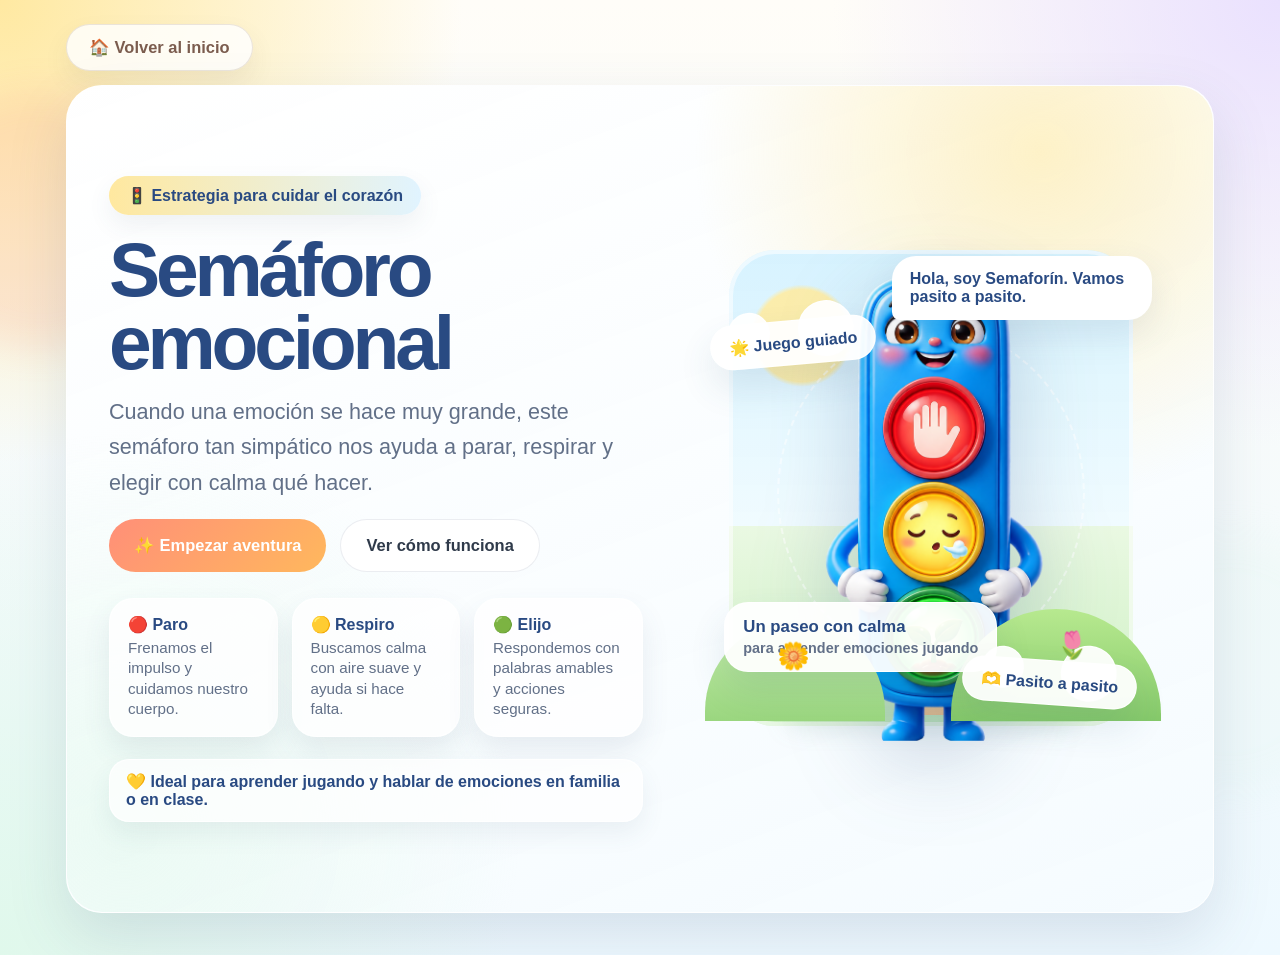
<file: semaforo-emocional/index.html>
<!DOCTYPE html>
<html lang="es">
<head>
  <meta charset="UTF-8">
  <meta name="viewport" content="width=device-width, initial-scale=1.0">
  <title>Semáforo emocional</title>
  <style>
    :root {
      --cream: #fffaf3;
      --paper: rgba(255, 255, 255, 0.88);
      --sky: #dff3ff;
      --mint: #ddf8ea;
      --sun: #ffe79a;
      --coral: #ff8f78;
      --orange: #ffb85d;
      --lilac: #e8ddff;
      --rose: #ffe3ea;
      --ink: #2f3a4a;
      --blue-ink: #294a82;
      --soft-ink: #627088;
      --shadow: 0 24px 60px rgba(67, 87, 120, 0.15);
      --soft-shadow: 0 14px 35px rgba(67, 87, 120, 0.12);
      --radius-xl: 36px;
      --radius-lg: 26px;
      --radius-md: 20px;
    }

    * { box-sizing: border-box; }

    body {
      margin: 0;
      min-height: 100vh;
      font-family: "Trebuchet MS", "Segoe UI", sans-serif;
      color: var(--ink);
      background:
        radial-gradient(circle at top left, rgba(255, 231, 154, .92), transparent 29%),
        radial-gradient(circle at top right, rgba(231, 221, 255, .88), transparent 28%),
        radial-gradient(circle at bottom left, rgba(223, 248, 234, .95), transparent 32%),
        linear-gradient(180deg, #fffdf8 0%, #eef9ff 100%);
      overflow-x: hidden;
    }

    body::before, body::after {
      content: "";
      position: fixed;
      width: 260px;
      height: 260px;
      border-radius: 999px;
      filter: blur(18px);
      opacity: .16;
      pointer-events: none;
      z-index: 0;
    }
    body::before { background: var(--coral); top: 10%; left: -90px; }
    body::after { background: var(--mint); right: -80px; bottom: 12%; }

    .app-shell {
      position: relative;
      z-index: 1;
      width: min(100%, 1180px);
      margin: 0 auto;
      padding: 24px 16px 42px;
    }

    .screen { display: none; animation: fadeIn .45s ease; }
    .screen.active { display: block; }

    .top-actions {
      display: flex;
      justify-content: flex-start;
      margin-bottom: 14px;
    }

    .home-btn {
      display: inline-flex;
      align-items: center;
      gap: 10px;
      background: rgba(255,255,255,.82);
      color: #7b5c4e;
      border: 1px solid rgba(130, 98, 80, .16);
      box-shadow: 0 12px 26px rgba(82, 78, 72, .08);
      padding: 13px 22px;
      border-radius: 999px;
      font-weight: 900;
    }

    .hero-card, .panel, .summary-card {
      background: var(--paper);
      backdrop-filter: blur(10px);
      border-radius: var(--radius-xl);
      box-shadow: var(--shadow);
      border: 1px solid rgba(255,255,255,.78);
    }

    .hero-card {
      min-height: calc(100vh - 72px);
      padding: clamp(22px, 4vw, 42px);
      display: grid;
      align-items: center;
      overflow: hidden;
      position: relative;
      background:
        linear-gradient(160deg, rgba(255,255,255,.95), rgba(244,251,255,.88)),
        var(--paper);
    }

    .hero-card::before, .panel::before {
      content: "";
      position: absolute;
      inset: 0;
      border-radius: inherit;
      background:
        radial-gradient(circle at 85% 8%, rgba(255, 231, 154, .55), transparent 28%),
        radial-gradient(circle at 5% 90%, rgba(223, 248, 234, .55), transparent 30%);
      pointer-events: none;
      z-index: -1;
    }

    .hero-layout {
      display: grid;
      gap: clamp(24px, 4vw, 48px);
      align-items: center;
    }

    .hero-copy {
      position: relative;
      z-index: 2;
    }

    .eyebrow {
      display: inline-flex;
      align-items: center;
      gap: 8px;
      padding: 10px 18px;
      border-radius: 999px;
      background: linear-gradient(90deg, rgba(255,231,154,.95), rgba(223,243,255,.95));
      color: var(--blue-ink);
      font-weight: 900;
      margin-bottom: 18px;
      box-shadow: 0 10px 24px rgba(67, 87, 120, .08);
    }

    h1, h2, h3, p { margin-top: 0; }
    .hero-title, .panel-title {
      margin-bottom: 16px;
      font-size: clamp(2.55rem, 6vw, 5.1rem);
      line-height: .94;
      letter-spacing: -.055em;
      color: var(--blue-ink);
    }
    .panel-title { font-size: clamp(2.05rem, 4vw, 3.55rem); }
    .lead {
      font-size: clamp(1.08rem, 2vw, 1.35rem);
      line-height: 1.65;
      color: var(--soft-ink);
      max-width: 42rem;
      margin-bottom: 22px;
    }

    .hero-story {
      max-width: 34rem;
      margin-bottom: 0;
    }

    button {
      border: 0;
      border-radius: 999px;
      padding: 16px 25px;
      font: inherit;
      font-size: 1.03rem;
      font-weight: 900;
      cursor: pointer;
      transition: transform .2s ease, box-shadow .2s ease, opacity .2s ease;
    }
    button:hover { transform: translateY(-2px); box-shadow: 0 16px 28px rgba(65, 84, 116, .16); }
    button:active { transform: translateY(0); }
    .button-row { display: flex; gap: 14px; flex-wrap: wrap; margin-top: 18px; }
    .btn-primary { background: linear-gradient(135deg, var(--coral), var(--orange)); color: white; }
    .btn-secondary { background: white; color: var(--ink); border: 1px solid rgba(95, 111, 140, .12); }

    .hero-highlights {
      display: grid;
      grid-template-columns: repeat(3, minmax(0, 1fr));
      gap: 14px;
      margin-top: 26px;
      max-width: 680px;
    }

    .hero-pill {
      display: grid;
      gap: 4px;
      padding: 16px 18px;
      border-radius: 24px;
      background: rgba(255,255,255,.82);
      box-shadow: 0 14px 28px rgba(67, 87, 120, .10);
      border: 1px solid rgba(255,255,255,.9);
    }

    .hero-pill strong {
      font-size: 1rem;
      color: var(--blue-ink);
    }

    .hero-pill span {
      color: var(--soft-ink);
      font-size: .95rem;
      line-height: 1.35;
    }

    .hero-note {
      display: inline-flex;
      align-items: center;
      gap: 10px;
      margin-top: 22px;
      padding: 12px 16px;
      border-radius: 20px;
      background: rgba(255,255,255,.76);
      border: 1px solid rgba(255,255,255,.92);
      box-shadow: 0 12px 24px rgba(67, 87, 120, .08);
      color: var(--blue-ink);
      font-weight: 800;
    }

    .guide-scene {
      min-height: 520px;
      display: grid;
      place-items: center;
      position: relative;
      isolation: isolate;
    }

    .guide-bubble {
      position: absolute;
      top: 5%;
      right: 4%;
      z-index: 5;
      background: white;
      padding: 14px 18px;
      border-radius: 24px 24px 24px 8px;
      color: var(--blue-ink);
      font-weight: 900;
      box-shadow: var(--soft-shadow);
      max-width: 260px;
      animation: bob 5s ease-in-out infinite;
    }
    .hero-stage {
      width: min(540px, 100%);
      min-height: 520px;
      position: relative;
      display: grid;
      place-items: center;
      padding: 32px 18px 28px;
    }

    .hero-stage::before {
      content: "";
      position: absolute;
      inset: 4% 8% 8%;
      border-radius: 46px;
      background:
        radial-gradient(circle at 18% 18%, rgba(255, 236, 163, .9) 0 9%, transparent 10%),
        linear-gradient(180deg, rgba(213, 242, 255, .96), rgba(239, 251, 255, .92) 58%, rgba(232, 248, 224, .92) 58%, rgba(201, 239, 190, .92) 100%);
      box-shadow: inset 0 0 0 4px rgba(255,255,255,.55);
      z-index: 0;
    }

    .hero-stage::after {
      content: "";
      position: absolute;
      left: 20%;
      right: 20%;
      bottom: 8%;
      height: 18px;
      border-radius: 999px;
      background: rgba(74, 127, 104, .18);
      filter: blur(12px);
      z-index: 0;
    }

    .hero-image-wrap {
      position: relative;
      z-index: 2;
      width: min(340px, 64vw);
      display: grid;
      place-items: center;
      padding: 0;
    }

    .hero-image {
      width: 100%;
      height: auto;
      display: block;
      filter: drop-shadow(0 24px 42px rgba(46, 82, 129, .24));
    }

    .story-cloud {
      position: absolute;
      z-index: 3;
      background: rgba(255,255,255,.94);
      border-radius: 999px;
      box-shadow: 0 18px 36px rgba(52, 87, 126, .12);
      border: 1px solid rgba(255,255,255,.92);
    }

    .story-cloud::before,
    .story-cloud::after {
      content: "";
      position: absolute;
      background: inherit;
      border-radius: 50%;
      border: inherit;
      z-index: -1;
    }

    .story-cloud::before {
      width: 40px;
      height: 40px;
      left: 18px;
      top: -12px;
    }

    .story-cloud::after {
      width: 54px;
      height: 54px;
      right: 20px;
      top: -18px;
    }

    .story-cloud.small {
      padding: 12px 18px;
      font-size: 1rem;
      font-weight: 900;
      color: var(--blue-ink);
      transform: rotate(-5deg);
    }

    .story-cloud.small.left {
      left: 4%;
      top: 17%;
    }

    .story-cloud.small.right {
      right: 7%;
      bottom: 12%;
      transform: rotate(4deg);
    }

    .story-cloud.path-sign {
      left: 7%;
      bottom: 18%;
      padding: 14px 18px;
      border-radius: 24px;
      font-weight: 900;
      color: var(--blue-ink);
    }

    .story-cloud.path-sign::before,
    .story-cloud.path-sign::after {
      display: none;
    }

    .story-cloud.path-sign strong {
      display: block;
      font-size: 1.05rem;
      margin-bottom: 2px;
    }

    .story-cloud.path-sign span {
      color: var(--soft-ink);
      font-size: .9rem;
      font-weight: 800;
    }

    .scene-hill {
      position: absolute;
      z-index: 3;
      bottom: 9%;
      border-radius: 999px 999px 0 0;
    }

    .scene-hill.left {
      left: 3%;
      width: 180px;
      height: 100px;
      background: linear-gradient(180deg, #c6efaa, #9ad67f);
    }

    .scene-hill.right {
      right: 2%;
      width: 210px;
      height: 112px;
      background: linear-gradient(180deg, #b7e98f, #85c96a);
    }

    .story-path {
      position: absolute;
      z-index: 1;
      bottom: 10%;
      width: 180px;
      height: 145px;
      background: linear-gradient(180deg, #ffe9c8, #efc38f);
      clip-path: polygon(41% 0, 59% 0, 70% 100%, 30% 100%);
      border-radius: 28px;
    }

    .scene-flower {
      position: absolute;
      z-index: 4;
      font-size: 1.65rem;
      animation: bob 4.8s ease-in-out infinite;
    }

    .scene-flower.f1 {
      left: 18%;
      bottom: 18%;
    }

    .scene-flower.f2 {
      right: 17%;
      bottom: 20%;
      animation-delay: .8s;
    }

    .sparkle-ring {
      position: absolute;
      inset: 18% 18% 20%;
      border: 2px dashed rgba(255,255,255,.52);
      border-radius: 50%;
      z-index: 1;
      animation: spinSlow 26s linear infinite;
    }

    .traffic-mascot {
      width: min(340px, 86vw);
      z-index: 1;
      aspect-ratio: 4 / 5;
      border-radius: 42px;
      background: linear-gradient(180deg, #fffbf2, #f7fbff);
      box-shadow: var(--shadow), inset 0 0 0 4px rgba(255,255,255,.9);
      display: grid;
      place-items: center;
      position: relative;
      overflow: hidden;
    }

    .traffic-mascot::before {
      content: "";
      position: absolute;
      inset: 0;
      background:
        radial-gradient(circle at 16% 14%, rgba(255, 231, 154, .9) 0 10%, transparent 11%),
        radial-gradient(circle at 85% 20%, rgba(231, 221, 255, .9) 0 9%, transparent 10%),
        radial-gradient(circle at 18% 85%, rgba(223, 248, 234, .9) 0 11%, transparent 12%);
      opacity: .75;
    }

    .mascot-body {
      position: relative;
      width: 176px;
      padding: 22px 20px 26px;
      border-radius: 52px;
      background: linear-gradient(180deg, #4b5867, #2f3a4a);
      box-shadow: 0 22px 35px rgba(39, 48, 63, .28);
      display: grid;
      gap: 16px;
      justify-items: center;
    }

    .mascot-body::before {
      content: "";
      position: absolute;
      top: -54px;
      width: 120px;
      height: 78px;
      border-radius: 999px 999px 48px 48px;
      background: #445260;
      box-shadow: inset 0 8px 0 rgba(255,255,255,.08);
    }
    .mascot-face {
      position: absolute;
      top: -38px;
      display: flex;
      align-items: center;
      gap: 18px;
      font-size: 16px;
    }
    .eye { width: 13px; height: 13px; border-radius: 50%; background: #1f2733; box-shadow: 0 0 0 4px white; }
    .smile { width: 28px; height: 14px; border-bottom: 4px solid #1f2733; border-radius: 0 0 22px 22px; margin-left: -9px; }

    .mascot-light {
      width: 106px;
      height: 106px;
      border-radius: 50%;
      display: grid;
      place-items: center;
      font-size: 2.3rem;
      box-shadow: inset 0 -8px 15px rgba(0,0,0,.10), 0 10px 18px rgba(0,0,0,.14);
      color: white;
      opacity: .85;
      transition: transform .28s ease, box-shadow .28s ease, opacity .28s ease;
    }
    .mascot-light.red { background: linear-gradient(180deg, #ff8177, #ff5360); }
    .mascot-light.yellow { background: linear-gradient(180deg, #ffe16f, #ffbb41); }
    .mascot-light.green { background: linear-gradient(180deg, #76e9ad, #3fc783); }

    .mini-traffic.red-active .red,
    .mini-traffic.yellow-active .yellow,
    .mini-traffic.green-active .green {
      transform: scale(1.10);
      opacity: 1;
      box-shadow: 0 0 0 10px rgba(255,255,255,.35), 0 0 34px currentColor, inset 0 -8px 15px rgba(0,0,0,.08);
      animation: glowPulse 1.5s infinite;
    }

    .decor { position: absolute; font-size: 2rem; animation: bob 5.5s ease-in-out infinite; }
    .decor.d1 { left: 8%; top: 18%; }
    .decor.d2 { right: 10%; bottom: 16%; animation-delay: .7s; }
    .decor.d3 { left: 12%; bottom: 12%; animation-delay: 1.1s; }

    .panel { padding: clamp(22px, 4vw, 36px); position: relative; overflow: hidden; }
    .traffic-grid, .game-layout { display: grid; gap: 22px; }
    .traffic-grid { margin-top: 26px; }

    .step-card, .situation-card, .question-card, .completion-box {
      background: rgba(255,255,255,.82);
      border: 1px solid rgba(255,255,255,.85);
      border-radius: var(--radius-lg);
      box-shadow: var(--soft-shadow);
      padding: 22px;
    }
    .step-label { display: inline-flex; align-items: center; gap: 10px; font-weight: 900; font-size: 1.06rem; margin-bottom: 10px; }
    .step-badge { width: 22px; height: 22px; border-radius: 50%; display: inline-block; box-shadow: inset 0 -4px 8px rgba(0,0,0,.12); }
    .badge-red { background: #ff686e; } .badge-yellow { background: #ffc645; } .badge-green { background: #4fd38d; }
    .step-card p, .meta-text, .feedback, .completion-box p { margin: 0; line-height: 1.55; color: var(--soft-ink); }

    .game-header { display: flex; flex-wrap: wrap; gap: 12px; justify-content: space-between; align-items: center; margin-bottom: 18px; }
    .pill { display: inline-flex; align-items: center; gap: 8px; padding: 11px 16px; border-radius: 999px; background: white; font-weight: 900; color: var(--soft-ink); box-shadow: 0 10px 20px rgba(67,87,120,.08); }
    .progress-track { height: 15px; border-radius: 999px; background: rgba(255,255,255,.75); overflow: hidden; margin: 8px 0 22px; }
    .progress-bar { height: 100%; width: 0; border-radius: inherit; background: linear-gradient(90deg, #ff8576 0%, #ffd75e 52%, #62d99b 100%); transition: width .35s ease; }

    .game-layout { align-items: stretch; }
    .situation-card {
      min-height: 340px;
      display: grid;
      align-content: center;
      background: linear-gradient(160deg, rgba(255,255,255,.9), rgba(239,248,255,.9));
    }
    .emotion-chip { display: inline-flex; width: max-content; padding: 10px 15px; border-radius: 999px; background: rgba(223,243,255,.95); color: var(--ink); font-weight: 900; margin-bottom: 16px; }
    .situation-card h3 { font-size: clamp(1.9rem, 4vw, 3rem); line-height: 1.16; letter-spacing: -.03em; margin-bottom: 18px; }

    .question-card { background: rgba(255,255,255,.72); }
    .step-headline { display: grid; grid-template-columns: auto 1fr; gap: 15px; align-items: center; margin-bottom: 18px; }
    .step-icon { width: 70px; height: 70px; border-radius: 22px; display: grid; place-items: center; font-size: 2.1rem; background: #fff; box-shadow: var(--soft-shadow); }
    .question-card h3 { margin: 0 0 5px; font-size: clamp(1.55rem, 3vw, 2.2rem); }
    .question-title { font-size: 1.08rem; color: var(--soft-ink); margin: 0; }
    .options { display: grid; gap: 12px; margin-top: 18px; }
    .option-btn {
      width: 100%;
      text-align: left;
      padding: 17px 20px;
      border-radius: 24px;
      background: white;
      color: var(--ink);
      border: 2px solid rgba(255,255,255,.9);
      box-shadow: 0 12px 22px rgba(67, 87, 120, .08);
    }
    .option-btn::before { content: "💛"; margin-right: 10px; opacity: .72; }
    .option-btn.correct { border-color: #4fd38d; background: #effdf5; }
    .option-btn.correct::before { content: "✨"; }
    .option-btn.wrong { border-color: #ffcf8d; background: #fff8eb; }
    .option-btn.wrong::before { content: "🌱"; }
    .option-btn[disabled] { cursor: default; opacity: 1; }
    .feedback { min-height: 26px; margin-top: 16px; font-weight: 900; }

    .completion-box { display: none; margin-top: 22px; background: linear-gradient(135deg, rgba(255,231,154,.62), rgba(223,248,234,.82)); }
    .completion-box.show { display: block; animation: fadeIn .4s ease; }

    .summary-card { padding: clamp(28px, 5vw, 50px); text-align: center; }
    .summary-score { font-size: clamp(2.5rem, 6vw, 4rem); margin: 4px 0 12px; font-weight: 900; color: var(--blue-ink); }
    .hidden { display: none !important; }

    @keyframes fadeIn { from { opacity: 0; transform: translateY(10px); } to { opacity: 1; transform: translateY(0); } }
    @keyframes bob { 0%, 100% { transform: translateY(0); } 50% { transform: translateY(-10px); } }
    @keyframes glowPulse { 0%,100% { filter: brightness(1); } 50% { filter: brightness(1.14); } }
    @keyframes spinSlow { from { transform: rotate(0deg); } to { transform: rotate(360deg); } }

    #confetti-canvas {
      position: fixed;
      inset: 0;
      width: 100%;
      height: 100%;
      pointer-events: none;
      z-index: 9999;
    }

    @media (min-width: 860px) {
      .hero-layout { grid-template-columns: 1fr .9fr; }
      .traffic-grid { grid-template-columns: repeat(2, minmax(0, 1fr)); }
      .game-layout { grid-template-columns: .98fr 1fr; }
    }
    @media (max-width: 859px) {
      .app-shell { padding: 14px 10px 28px; }
      .hero-card { min-height: auto; }
      .situation-card { min-height: auto; }
      .hero-title, .panel-title { max-width: 11ch; }
      .guide-scene,
      .hero-stage { min-height: auto; }
      .hero-highlights { grid-template-columns: 1fr; }
      .hero-image-wrap { width: min(320px, 74vw); }
      .hero-stage {
        padding: 24px 12px 20px;
      }
      .story-cloud {
        position: static;
        width: min(320px, 100%);
        transform: none !important;
      }
      .story-cloud.small,
      .story-cloud.path-sign {
        justify-self: center;
      }
      .scene-hill,
      .story-path,
      .sparkle-ring {
        display: none;
      }
      .scene-flower {
        position: static;
        font-size: 1.35rem;
      }
      .guide-scene {
        gap: 16px;
        padding-top: 58px;
      }
      .guide-bubble {
        top: 0;
        right: 50%;
        transform: translateX(50%);
        width: min(280px, 90vw);
      }
    }
  </style>
</head>
<body>
  <main class="app-shell">
    <section id="screen-home" class="screen active">
      <div class="top-actions"><button class="home-btn" data-home>🏠 Volver al inicio</button></div>
      <div class="hero-card">
        <div class="hero-layout">
          <div class="hero-copy">
            <div class="eyebrow">🚦 Estrategia para cuidar el corazón</div>
            <h1 class="hero-title">Semáforo emocional</h1>
            <p class="lead hero-story">Cuando una emoción se hace muy grande, este semáforo tan simpático nos ayuda a parar, respirar y elegir con calma qué hacer.</p>
            <div class="button-row">
              <button id="startBtn" class="btn-primary">✨ Empezar aventura</button>
              <button id="learnBtn" class="btn-secondary">Ver cómo funciona</button>
            </div>
            <div class="hero-highlights" aria-hidden="true">
              <div class="hero-pill">
                <strong>🔴 Paro</strong>
                <span>Frenamos el impulso y cuidamos nuestro cuerpo.</span>
              </div>
              <div class="hero-pill">
                <strong>🟡 Respiro</strong>
                <span>Buscamos calma con aire suave y ayuda si hace falta.</span>
              </div>
              <div class="hero-pill">
                <strong>🟢 Elijo</strong>
                <span>Respondemos con palabras amables y acciones seguras.</span>
              </div>
            </div>
            <div class="hero-note">💛 Ideal para aprender jugando y hablar de emociones en familia o en clase.</div>
          </div>
          <div class="guide-scene" aria-hidden="true">
            <div id="guideBubble" class="guide-bubble">Hola, soy Semaforín. Vamos pasito a pasito.</div>
            <span class="decor d1">☁️</span>
            <span class="decor d2">💛</span>
            <span class="decor d3">⭐</span>
            <div class="hero-stage">
              <div class="sparkle-ring"></div>
              <div class="story-cloud small left">🌟 Juego guiado</div>
              <div class="scene-hill left"></div>
              <div class="scene-hill right"></div>
              <div class="story-path"></div>
              <div class="hero-image-wrap">
                <img class="hero-image" src="semaforo 1.png" alt="Semaforín, un semáforo azul con cara sonriente y luces de colores.">
              </div>
              <div class="scene-flower f1">🌼</div>
              <div class="scene-flower f2">🌷</div>
              <div class="story-cloud path-sign">
                <strong>Un paseo con calma</strong>
                <span>para aprender emociones jugando</span>
              </div>
              <div class="story-cloud small right">🫶 Pasito a pasito</div>
            </div>
          </div>
        </div>
      </div>
    </section>

    <section id="screen-explain" class="screen">
      <div class="top-actions"><button class="home-btn" data-home>🏠 Volver al inicio</button></div>
      <div class="panel">
        <div class="eyebrow">🌈 Aprendemos juntos</div>
        <h2 class="panel-title">Así funciona el semáforo</h2>
        <p class="lead">Cada color nos ayuda a hacer una pausa, cuidar nuestro corazón y responder con calma.</p>
        <div class="traffic-grid">
          <div class="step-card"><div class="step-label"><span class="step-badge badge-red"></span> ROJO — PARO</div><p>Me detengo un momento. No hago daño, no grito y no corro.</p></div>
          <div class="step-card"><div class="step-label"><span class="step-badge badge-yellow"></span> AMARILLO — RESPIRO</div><p>Respiro despacito. Puedo contar hasta 5 o pedir ayuda.</p></div>
          <div class="step-card"><div class="step-label"><span class="step-badge badge-green"></span> VERDE — ELIJO</div><p>Elijo una respuesta amable, segura y tranquila.</p></div>
          <div class="step-card"><div class="step-label">💛 Emociones del juego</div><p>Vamos a practicar con enfado, alegría, miedo, tristeza y amor.</p></div>
        </div>
        <div class="button-row"><button id="practiceBtn" class="btn-primary">Practicar con Semaforín</button></div>
      </div>
    </section>

    <section id="screen-game" class="screen">
      <div class="top-actions"><button class="home-btn" data-home>🏠 Volver al inicio</button></div>
      <div class="panel">
        <div class="game-header">
          <div class="pill" id="roundPill">Situación 1 de 15</div>
          <div class="pill" id="scorePill">Pasos acertados: 0</div>
        </div>
        <div class="progress-track" aria-hidden="true"><div id="progressBar" class="progress-bar"></div></div>
        <div class="game-layout">
          <div class="situation-card">
            <span id="emotionChip" class="emotion-chip">Emoción</span>
            <h3 id="situationText">Situación</h3>
            <p id="emotionMeaning" class="meta-text"></p>
          </div>
          <div class="question-card">
            <div class="step-headline">
              <div id="stepIcon" class="step-icon">🛑</div>
              <div>
                <h3 id="stepHeading">Paso 1</h3>
                <p id="stepHelper" class="question-title">Me detengo antes de reaccionar.</p>
              </div>
            </div>
            <p id="stepPrompt" class="question-title"></p>
            <div id="options" class="options"></div>
            <p id="feedback" class="feedback" aria-live="polite"></p>
            <div class="button-row"><button id="nextStepBtn" class="btn-primary hidden">Seguir</button></div>
          </div>
        </div>
        <div id="completionBox" class="completion-box" aria-live="polite">
          <h3>✨ Lo has conseguido: paraste, respiraste y elegiste con calma.</h3>
          <p id="completionEmotionText"></p>
          <div class="button-row"><button id="nextSituationBtn" class="btn-primary">Siguiente situación</button></div>
        </div>
      </div>
    </section>

    <section id="screen-final" class="screen">
      <div class="top-actions"><button class="home-btn" data-home>🏠 Volver al inicio</button></div>
      <div class="summary-card show">
        <div class="eyebrow">🏆 Misión completada</div>
        <h2 class="panel-title">Ahora ya conoces el semáforo emocional: paro, respiro y elijo.</h2>
        <p class="summary-score" id="finalScore">0 / 45</p>
        <p id="finalMessage" class="lead" style="margin-inline:auto; margin-bottom: 18px;"></p>
        <div class="button-row" style="justify-content:center;"><button id="restartBtn" class="btn-primary">Jugar otra vez</button></div>
      </div>
    </section>
  </main>

  <script>
    const emotionInfo = {
      enfado: "El enfado nos avisa de que algo no nos gusta o parece injusto.",
      tristeza: "La tristeza nos dice que necesitamos consuelo, descanso o compañía.",
      miedo: "El miedo aparece cuando necesitamos sentirnos seguros.",
      alegría: "La alegría nos ayuda a disfrutar y compartir momentos bonitos.",
      amor: "El amor se nota cuando cuidamos, ayudamos y tratamos con cariño."
    };

    // Cada situación se organiza en tres pasos para que resulte fácil ampliarla.
    const situations = [
      {
        emotion: "enfado",
        text: "Alguien pisa tu dibujo sin querer y se arruga.",
        steps: [
          { color: "ROJO", prompt: "¿Qué te ayuda a parar primero?", correct: "Pongo mis manos tranquilas.", wrong: ["Gritar muy fuerte.", "Quitarle algo a otra persona."] },
          { color: "AMARILLO", prompt: "¿Qué puedes hacer para respirar o buscar calma?", correct: "Respiro despacito tres veces.", wrong: ["No respirar y seguir enfadándome.", "Decir que no me importa."] },
          { color: "VERDE", prompt: "¿Qué respuesta amable puedes elegir?", correct: "Digo cómo me siento con palabras.", wrong: ["Irme corriendo sin avisar.", "No escuchar a nadie."] }
        ]
      },
      {
        emotion: "enfado",
        text: "Te cambian las normas de un juego a mitad de partida.",
        steps: [
          { color: "ROJO", prompt: "¿Qué haces para parar antes de reaccionar?", correct: "Paro antes de hacer algo sin pensar.", wrong: ["Gritar muy fuerte.", "Hacer como si nada hubiera pasado."] },
          { color: "AMARILLO", prompt: "¿Qué te ayuda a calmar tu cuerpo?", correct: "Cuento hasta cinco.", wrong: ["No respirar y seguir enfadándome.", "Irme corriendo sin avisar."] },
          { color: "VERDE", prompt: "¿Cómo puedes buscar una solución tranquila?", correct: "Busco una solución amable.", wrong: ["Quitarle algo a otra persona.", "No escuchar a nadie."] }
        ]
      },
      {
        emotion: "enfado",
        text: "Quieres hablar, pero nadie te está escuchando.",
        steps: [
          { color: "ROJO", prompt: "¿Qué te ayuda a frenar un momento?", correct: "Me alejo un poquito si necesito espacio.", wrong: ["Gritar muy fuerte.", "Irme corriendo sin avisar."] },
          { color: "AMARILLO", prompt: "¿Qué paso te ayuda a respirar o pedir apoyo?", correct: "Pido ayuda a un adulto de confianza.", wrong: ["No respirar y seguir enfadándome.", "Esconder lo que siento."] },
          { color: "VERDE", prompt: "¿Qué puedes elegir hacer después?", correct: "Pido ayuda con calma.", wrong: ["Decir que no me importa.", "No escuchar a nadie."] }
        ]
      },
      {
        emotion: "tristeza",
        text: "Se rompe una pulsera que te gustaba mucho.",
        steps: [
          { color: "ROJO", prompt: "¿Qué te ayuda a parar con suavidad?", correct: "Me quedo quieto un momento.", wrong: ["Tirar cosas al suelo.", "Irme corriendo sin avisar."] },
          { color: "AMARILLO", prompt: "¿Qué puedes hacer para cuidar tu corazón?", correct: "Pongo una mano en mi corazón y respiro.", wrong: ["Esconder lo que siento.", "No respirar y seguir triste."] },
          { color: "VERDE", prompt: "¿Qué respuesta saludable puedes elegir?", correct: "Pido un abrazo si lo necesito.", wrong: ["Decir que no me importa.", "No escuchar a nadie."] }
        ]
      },
      {
        emotion: "tristeza",
        text: "No puedes sentarte al lado de la persona que querías.",
        steps: [
          { color: "ROJO", prompt: "¿Qué haces para detenerte primero?", correct: "Paro antes de hacer algo sin pensar.", wrong: ["Gritar muy fuerte.", "Quitarle algo a otra persona."] },
          { color: "AMARILLO", prompt: "¿Qué te ayuda a sentir más calma?", correct: "Cuento hasta cinco.", wrong: ["Esconder lo que siento.", "Irme corriendo sin avisar."] },
          { color: "VERDE", prompt: "¿Qué puedes hacer con tranquilidad?", correct: "Digo cómo me siento con palabras.", wrong: ["Hacer como si nada hubiera pasado.", "No escuchar a nadie."] }
        ]
      },
      {
        emotion: "tristeza",
        text: "Un plan especial se cancela por mal tiempo.",
        steps: [
          { color: "ROJO", prompt: "¿Qué te ayuda a hacer una pausa?", correct: "Pongo mis manos tranquilas.", wrong: ["Gritar muy fuerte.", "Decir que no me importa."] },
          { color: "AMARILLO", prompt: "¿Qué puedes hacer para respirar o pedir ayuda?", correct: "Respiro despacito tres veces.", wrong: ["No respirar y seguir triste.", "Esconder lo que siento."] },
          { color: "VERDE", prompt: "¿Qué respuesta amable eliges?", correct: "Busco una solución amable.", wrong: ["No escuchar a nadie.", "Irme corriendo sin avisar."] }
        ]
      },
      {
        emotion: "miedo",
        text: "Tienes que entrar en una clase nueva.",
        steps: [
          { color: "ROJO", prompt: "¿Qué haces primero para parar y sentirte seguro?", correct: "Me quedo quieto un momento.", wrong: ["Irme corriendo sin avisar.", "No escuchar a nadie."] },
          { color: "AMARILLO", prompt: "¿Qué te ayuda a calmar tu respiración?", correct: "Respiro despacito tres veces.", wrong: ["Esconder lo que siento.", "No respirar y seguir con miedo."] },
          { color: "VERDE", prompt: "¿Qué respuesta segura puedes elegir?", correct: "Pido ayuda con calma.", wrong: ["Decir que no me importa.", "Hacer como si nada hubiera pasado."] }
        ]
      },
      {
        emotion: "miedo",
        text: "Se va la luz durante unos segundos.",
        steps: [
          { color: "ROJO", prompt: "¿Qué te ayuda a detenerte sin asustarte más?", correct: "Pongo mis manos tranquilas.", wrong: ["Irme corriendo sin avisar.", "Gritar muy fuerte."] },
          { color: "AMARILLO", prompt: "¿Qué puedes hacer para sentir más calma?", correct: "Pido ayuda a un adulto de confianza.", wrong: ["No respirar y seguir con miedo.", "Esconder lo que siento."] },
          { color: "VERDE", prompt: "¿Qué puedes elegir después?", correct: "Digo cómo me siento con palabras.", wrong: ["No escuchar a nadie.", "Quitarle algo a otra persona."] }
        ]
      },
      {
        emotion: "miedo",
        text: "Te llaman para hacer algo delante de muchas personas.",
        steps: [
          { color: "ROJO", prompt: "¿Qué te ayuda a parar un momento?", correct: "Me alejo un poquito si necesito espacio.", wrong: ["Irme corriendo sin avisar.", "Decir que no me importa."] },
          { color: "AMARILLO", prompt: "¿Qué paso te ayuda a respirar?", correct: "Pongo una mano en mi corazón y respiro.", wrong: ["No respirar y seguir con miedo.", "Hacer como si nada hubiera pasado."] },
          { color: "VERDE", prompt: "¿Qué respuesta tranquila puedes elegir?", correct: "Pido ayuda con calma.", wrong: ["No escuchar a nadie.", "Esconder lo que siento."] }
        ]
      },
      {
        emotion: "alegría",
        text: "Te sale algo que llevabas mucho tiempo practicando.",
        steps: [
          { color: "ROJO", prompt: "Aunque estés muy contento, ¿qué te ayuda a parar un segundo?", correct: "Paro antes de hacer algo sin pensar.", wrong: ["Gritar muy fuerte.", "No escuchar a nadie."] },
          { color: "AMARILLO", prompt: "¿Qué te ayuda a disfrutar con calma?", correct: "Respiro despacito tres veces.", wrong: ["Irme corriendo sin avisar.", "Hacer como si nada hubiera pasado."] },
          { color: "VERDE", prompt: "¿Qué puedes elegir hacer con tu alegría?", correct: "Doy las gracias y comparto mi alegría.", wrong: ["Quitarle algo a otra persona.", "Decir que no me importa."] }
        ]
      },
      {
        emotion: "alegría",
        text: "Te dan una noticia que te hace mucha ilusión.",
        steps: [
          { color: "ROJO", prompt: "¿Qué haces para parar un momentito?", correct: "Me quedo quieto un momento.", wrong: ["Gritar muy fuerte.", "No escuchar a nadie."] },
          { color: "AMARILLO", prompt: "¿Qué paso te ayuda a mantener la calma?", correct: "Cuento hasta cinco.", wrong: ["Irme corriendo sin avisar.", "Hacer como si nada hubiera pasado."] },
          { color: "VERDE", prompt: "¿Qué respuesta bonita eliges?", correct: "Doy las gracias y comparto mi alegría.", wrong: ["Decir que no me importa.", "Quitarle algo a otra persona."] }
        ]
      },
      {
        emotion: "alegría",
        text: "Ves a alguien que quieres después de mucho tiempo.",
        steps: [
          { color: "ROJO", prompt: "¿Qué te ayuda a hacer una pausa antes de actuar?", correct: "Pongo mis manos tranquilas.", wrong: ["Irme corriendo sin avisar.", "No escuchar a nadie."] },
          { color: "AMARILLO", prompt: "¿Qué puedes hacer para notar tu emoción con calma?", correct: "Pongo una mano en mi corazón y respiro.", wrong: ["Hacer como si nada hubiera pasado.", "Esconder lo que siento."] },
          { color: "VERDE", prompt: "¿Qué respuesta amable eliges?", correct: "Doy las gracias y comparto mi alegría.", wrong: ["Quitarle algo a otra persona.", "Decir que no me importa."] }
        ]
      },
      {
        emotion: "amor",
        text: "Quieres cuidar a alguien que está cansado.",
        steps: [
          { color: "ROJO", prompt: "¿Qué te ayuda a parar para pensar con cuidado?", correct: "Paro antes de hacer algo sin pensar.", wrong: ["Hacer todo muy deprisa sin avisar.", "No escuchar a nadie."] },
          { color: "AMARILLO", prompt: "¿Qué puedes hacer para respirar y fijarte bien?", correct: "Respiro despacito tres veces.", wrong: ["Hacer como si nada hubiera pasado.", "Irme corriendo sin avisar."] },
          { color: "VERDE", prompt: "¿Qué respuesta cariñosa eliges?", correct: "Ayudo con cariño y respeto.", wrong: ["Quitarle algo a otra persona.", "Decir que no me importa."] }
        ]
      },
      {
        emotion: "amor",
        text: "Ves que un amigo necesita ayuda.",
        steps: [
          { color: "ROJO", prompt: "¿Qué haces primero para parar y mirar bien?", correct: "Me quedo quieto un momento.", wrong: ["Irme corriendo sin avisar.", "No escuchar a nadie."] },
          { color: "AMARILLO", prompt: "¿Qué paso te ayuda a actuar con calma?", correct: "Cuento hasta cinco.", wrong: ["Hacer como si nada hubiera pasado.", "Esconder lo que siento."] },
          { color: "VERDE", prompt: "¿Qué eliges hacer después?", correct: "Ayudo con cariño y respeto.", wrong: ["Decir que no me importa.", "Quitarle algo a otra persona."] }
        ]
      },
      {
        emotion: "amor",
        text: "Preparas algo bonito para regalar.",
        steps: [
          { color: "ROJO", prompt: "¿Qué te ayuda a detenerte para hacerlo con cuidado?", correct: "Pongo mis manos tranquilas.", wrong: ["Hacer todo sin pensar.", "No escuchar a nadie."] },
          { color: "AMARILLO", prompt: "¿Qué te ayuda a respirar y seguir tranquilo?", correct: "Pongo una mano en mi corazón y respiro.", wrong: ["Irme corriendo sin avisar.", "Hacer como si nada hubiera pasado."] },
          { color: "VERDE", prompt: "¿Qué respuesta amorosa eliges?", correct: "Ayudo con cariño y respeto.", wrong: ["Quitarle algo a otra persona.", "Decir que no me importa."] }
        ]
      }
    ];


    const stepVisual = {
      ROJO: { emoji: "🛑", title: "ROJO · PARO", className: "red-active", helper: "Me detengo antes de reaccionar." },
      AMARILLO: { emoji: "🌬️", title: "AMARILLO · RESPIRO", className: "yellow-active", helper: "Respiro despacito y busco calma." },
      VERDE: { emoji: "🌱", title: "VERDE · ELIJO", className: "green-active", helper: "Elijo una respuesta amable." }
    };

    const guideMessages = {
      ROJO: "Primero paramos, sin prisa.",
      AMARILLO: "Ahora respiramos juntitos.",
      VERDE: "Ya podemos elegir con cariño."
    };

    const screens = {
      home: document.getElementById("screen-home"),
      explain: document.getElementById("screen-explain"),
      game: document.getElementById("screen-game"),
      final: document.getElementById("screen-final")
    };

    const roundPill = document.getElementById("roundPill");
    const scorePill = document.getElementById("scorePill");
    const progressBar = document.getElementById("progressBar");
    const emotionChip = document.getElementById("emotionChip");
    const situationText = document.getElementById("situationText");
    const emotionMeaning = document.getElementById("emotionMeaning");
    const stepHeading = document.getElementById("stepHeading");
    const stepPrompt = document.getElementById("stepPrompt");
    const optionsEl = document.getElementById("options");
    const feedbackEl = document.getElementById("feedback");
    const nextStepBtn = document.getElementById("nextStepBtn");
    const completionBox = document.getElementById("completionBox");
    const completionEmotionText = document.getElementById("completionEmotionText");
    const finalScore = document.getElementById("finalScore");
    const finalMessage = document.getElementById("finalMessage");
    const guideBubble = document.getElementById("guideBubble");
    const miniTraffic = document.getElementById("miniTraffic");
    const stepIcon = document.getElementById("stepIcon");
    const stepHelper = document.getElementById("stepHelper");

    let currentSituationIndex = 0;
    let currentStepIndex = 0;
    let score = 0;
    let stepSolved = false;

    function showScreen(name) {
      Object.values(screens).forEach((screen) => screen.classList.remove("active"));
      screens[name].classList.add("active");
    }

    function shuffle(array) {
      const copy = [...array];
      for (let i = copy.length - 1; i > 0; i -= 1) {
        const j = Math.floor(Math.random() * (i + 1));
        [copy[i], copy[j]] = [copy[j], copy[i]];
      }
      return copy;
    }

    function getCurrentSituation() {
      return situations[currentSituationIndex];
    }

    function updateHeader() {
      roundPill.textContent = "Situación " + (currentSituationIndex + 1) + " de " + situations.length;
      scorePill.textContent = "Pasos acertados: " + score;
      progressBar.style.width = ((currentSituationIndex / situations.length) * 100) + "%";
    }

    function renderStep() {
      const situation = getCurrentSituation();
      const step = situation.steps[currentStepIndex];
      const labels = ["Paso 1", "Paso 2", "Paso 3"];

      emotionChip.textContent = "Emoción: " + capitalize(situation.emotion);
      situationText.textContent = situation.text;
      emotionMeaning.textContent = emotionInfo[situation.emotion];
      const visual = stepVisual[step.color];
      stepHeading.textContent = visual.title;
      stepPrompt.textContent = step.prompt;
      stepIcon.textContent = visual.emoji;
      stepHelper.textContent = visual.helper;
      if (guideBubble) guideBubble.textContent = guideMessages[step.color];
      if (miniTraffic) miniTraffic.className = "traffic-mascot mini-traffic " + visual.className;
      feedbackEl.textContent = "";
      nextStepBtn.classList.add("hidden");
      completionBox.classList.remove("show");
      stepSolved = false;

      const options = shuffle([
        { text: step.correct, correct: true },
        { text: step.wrong[0], correct: false },
        { text: step.wrong[1], correct: false }
      ]);

      optionsEl.innerHTML = "";
      options.forEach((option) => {
        const button = document.createElement("button");
        button.type = "button";
        button.className = "option-btn";
        button.textContent = option.text;
        button.addEventListener("click", () => handleOptionClick(button, option.correct));
        optionsEl.appendChild(button);
      });
    }

    function handleOptionClick(button, isCorrect) {
      if (stepSolved) {
        return;
      }

      if (isCorrect) {
        stepSolved = true;
        score += 1;
        scorePill.textContent = "Pasos acertados: " + score;
        feedbackEl.textContent = "¡Muy bien! Ese paso ayuda a tu corazón.";
        button.classList.add("correct");
        playSound("success");
        lockOptions();

        if (currentStepIndex < 2) {
          nextStepBtn.classList.remove("hidden");
        } else {
          showCompletion();
        }
      } else {
        button.classList.add("wrong");
        button.disabled = true;
        feedbackEl.textContent = "Casi, casi... probemos una opción más tranquila.";
        playSound("fail");
      }
    }

    function lockOptions() {
      const buttons = optionsEl.querySelectorAll("button");
      buttons.forEach((btn) => {
        btn.disabled = true;
        if (!btn.classList.contains("correct")) {
          btn.classList.remove("wrong");
        }
      });
    }

    function showCompletion() {
      completionEmotionText.textContent = emotionInfo[getCurrentSituation().emotion];
      completionBox.classList.add("show");
      progressBar.style.width = (((currentSituationIndex + 1) / situations.length) * 100) + "%";
    }

    function nextStep() {
      currentStepIndex += 1;
      renderStep();
    }

    function nextSituation() {
      currentSituationIndex += 1;
      currentStepIndex = 0;

      if (currentSituationIndex >= situations.length) {
        showFinalScreen();
        return;
      }

      updateHeader();
      renderStep();
    }

    function showFinalScreen() {
      finalScore.textContent = score + " / " + (situations.length * 3);

      if (score >= 40) {
        finalMessage.textContent = "Has practicado un montón. Tu semáforo emocional está brillando muy fuerte.";
      } else if (score >= 28) {
        finalMessage.textContent = "Lo has hecho muy bien. Cada vez sabes mejor cómo parar, respirar y elegir.";
      } else {
        finalMessage.textContent = "Has dado pasos importantes. Practicar con calma también es aprender.";
      }

      showScreen("final");
      triggerConfetti();
      playSound("complete");
    }

    function startGame() {
      currentSituationIndex = 0;
      currentStepIndex = 0;
      score = 0;
      updateHeader();
      renderStep();
      showScreen("game");
    }

    function capitalize(text) {
      return text.charAt(0).toUpperCase() + text.slice(1);
    }


    function playSound(type) {
      try {
        const ctx = new (window.AudioContext || window.webkitAudioContext)();
        const notes = {
          success: [261.63, 329.63, 392.00, 523.25],
          fail: [160, 130],
          complete: [261.63, 329.63, 392.00, 523.25, 659.25, 783.99, 1046.50]
        };
        const spacing = { success: 0.07, fail: 0.12, complete: 0.09 };
        const waveform = type === "fail" ? "sawtooth" : "triangle";
        (notes[type] || notes.success).forEach((hz, i) => {
          const osc = ctx.createOscillator();
          const gain = ctx.createGain();
          osc.connect(gain);
          gain.connect(ctx.destination);
          osc.type = waveform;
          osc.frequency.value = hz;
          const t = ctx.currentTime + i * spacing[type];
          gain.gain.setValueAtTime(0.18, t);
          gain.gain.exponentialRampToValueAtTime(0.001, t + 0.22);
          osc.start(t);
          osc.stop(t + 0.22);
        });
      } catch (e) {}
    }

    function triggerConfetti() {
      const canvas = document.getElementById("confetti-canvas");
      const ctx = canvas.getContext("2d");
      canvas.width = window.innerWidth;
      canvas.height = window.innerHeight;
      const colors = ["#FF7B9C","#FFC75F","#845EC2","#D65DB1","#4FFBDF","#4D96FF","#6BCB77"];
      const particles = Array.from({ length: 90 }, () => ({
        x: Math.random() * canvas.width,
        y: Math.random() * canvas.height - canvas.height,
        w: 8 + Math.random() * 8,
        h: 8 + Math.random() * 8,
        color: colors[Math.floor(Math.random() * colors.length)],
        speedX: (Math.random() - 0.5) * 4,
        speedY: 2 + Math.random() * 4,
        angle: Math.random() * Math.PI * 2,
        spin: (Math.random() - 0.5) * 0.2
      }));
      let frame;
      function draw() {
        ctx.clearRect(0, 0, canvas.width, canvas.height);
        particles.forEach((p) => {
          p.x += p.speedX;
          p.y += p.speedY;
          p.speedY += 0.35;
          p.speedX *= 0.98;
          p.angle += p.spin;
          ctx.save();
          ctx.translate(p.x, p.y);
          ctx.rotate(p.angle);
          ctx.fillStyle = p.color;
          ctx.fillRect(-p.w / 2, -p.h / 2, p.w, p.h);
          ctx.restore();
        });
        if (particles.some((p) => p.y < canvas.height + 20)) {
          frame = requestAnimationFrame(draw);
        } else {
          ctx.clearRect(0, 0, canvas.width, canvas.height);
        }
      }
      if (frame) cancelAnimationFrame(frame);
      draw();
    }

    document.getElementById("startBtn").addEventListener("click", () => showScreen("explain"));
    document.getElementById("learnBtn").addEventListener("click", () => showScreen("explain"));
    document.getElementById("practiceBtn").addEventListener("click", startGame);
    document.getElementById("nextStepBtn").addEventListener("click", nextStep);
    document.getElementById("nextSituationBtn").addEventListener("click", nextSituation);
    document.getElementById("restartBtn").addEventListener("click", startGame);
    document.querySelectorAll("[data-home]").forEach((button) => {
      button.addEventListener("click", () => { window.location.href = "../index.html"; });
    });

  </script>
  <canvas id="confetti-canvas"></canvas>
</body>
</html>
</file>
